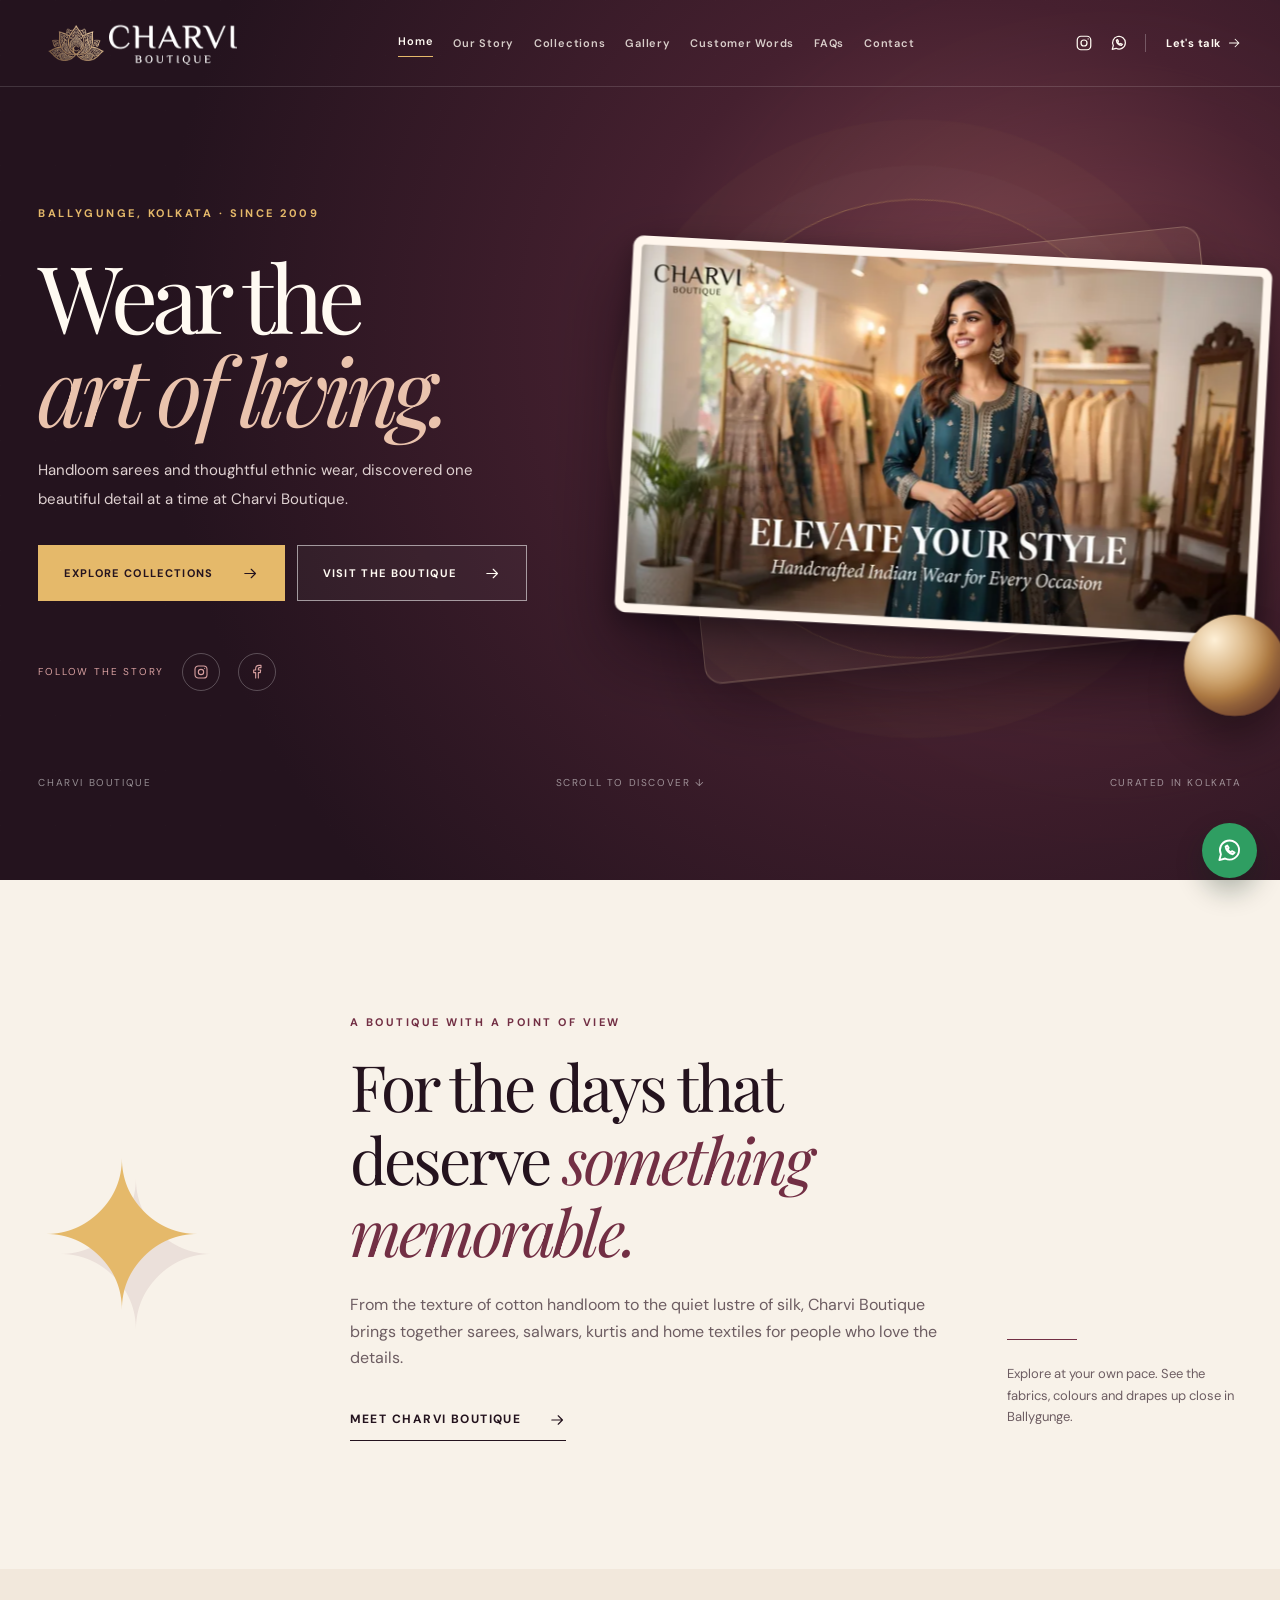
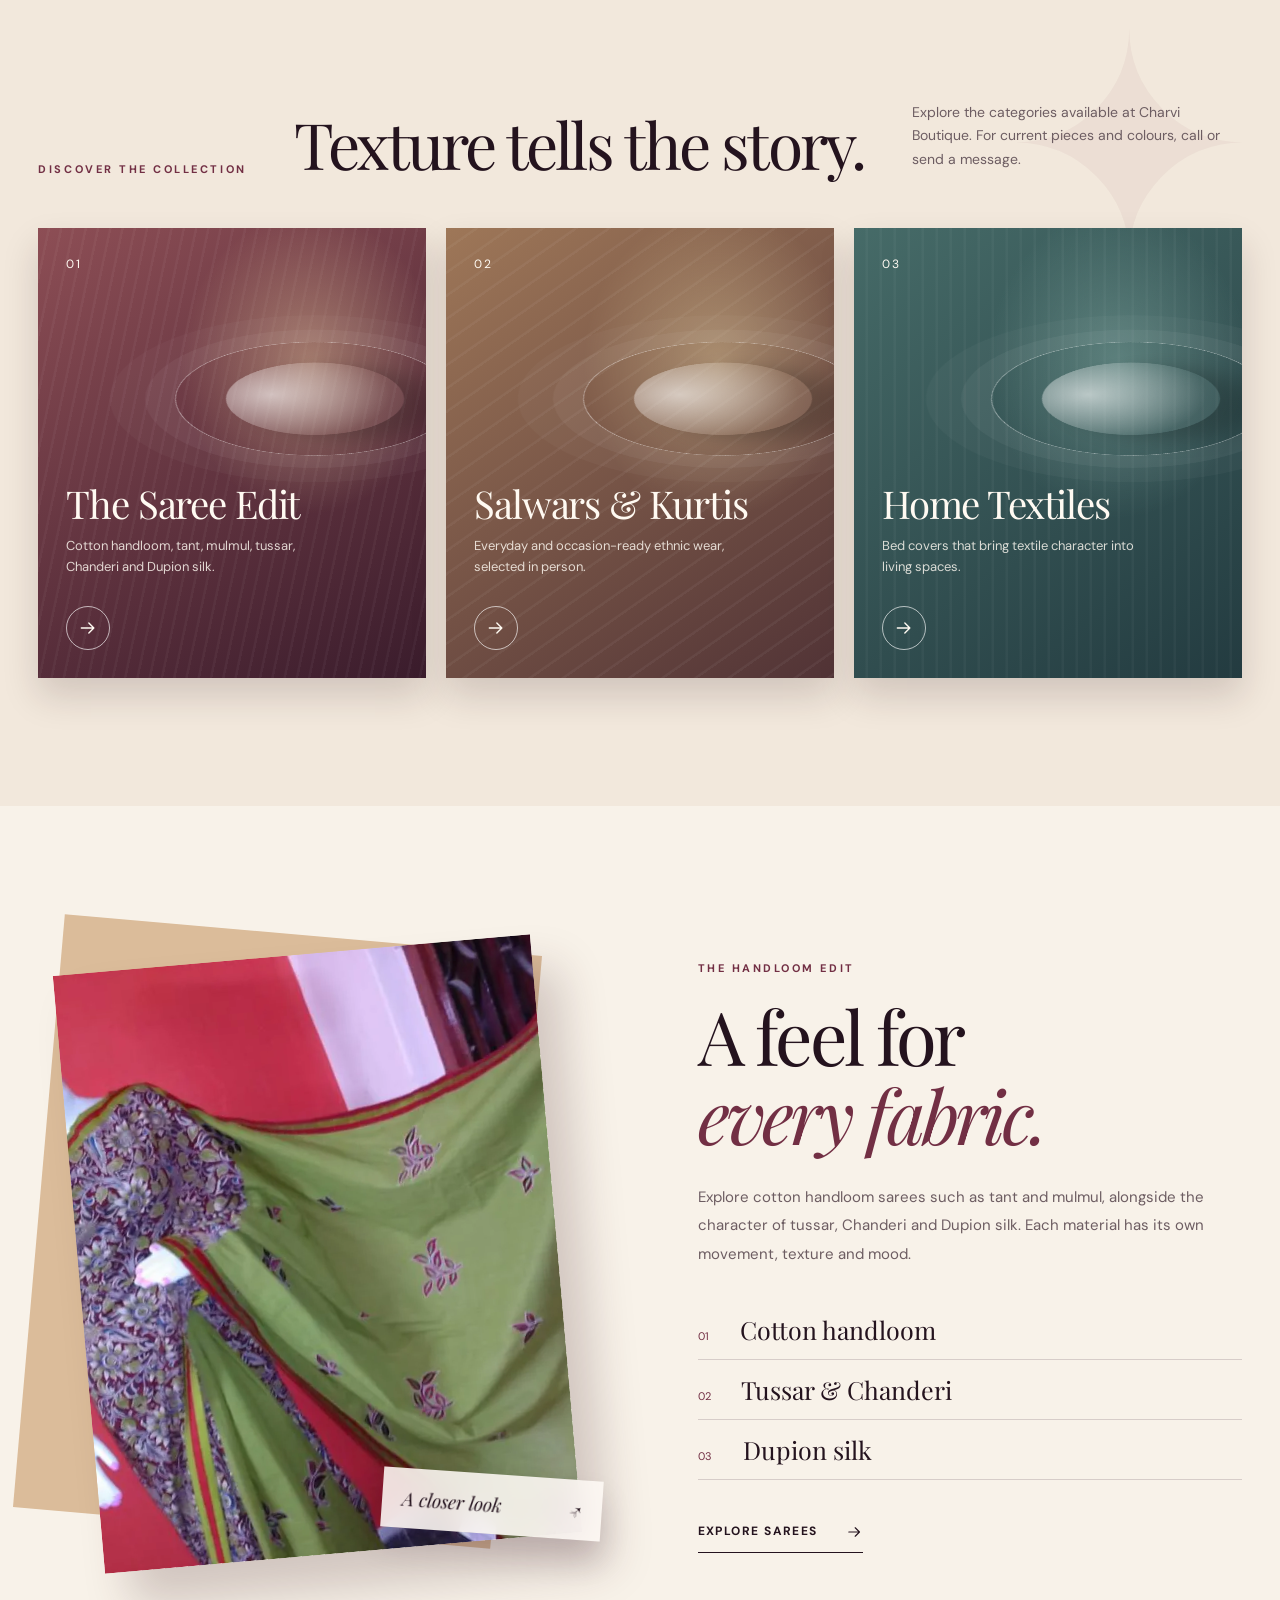
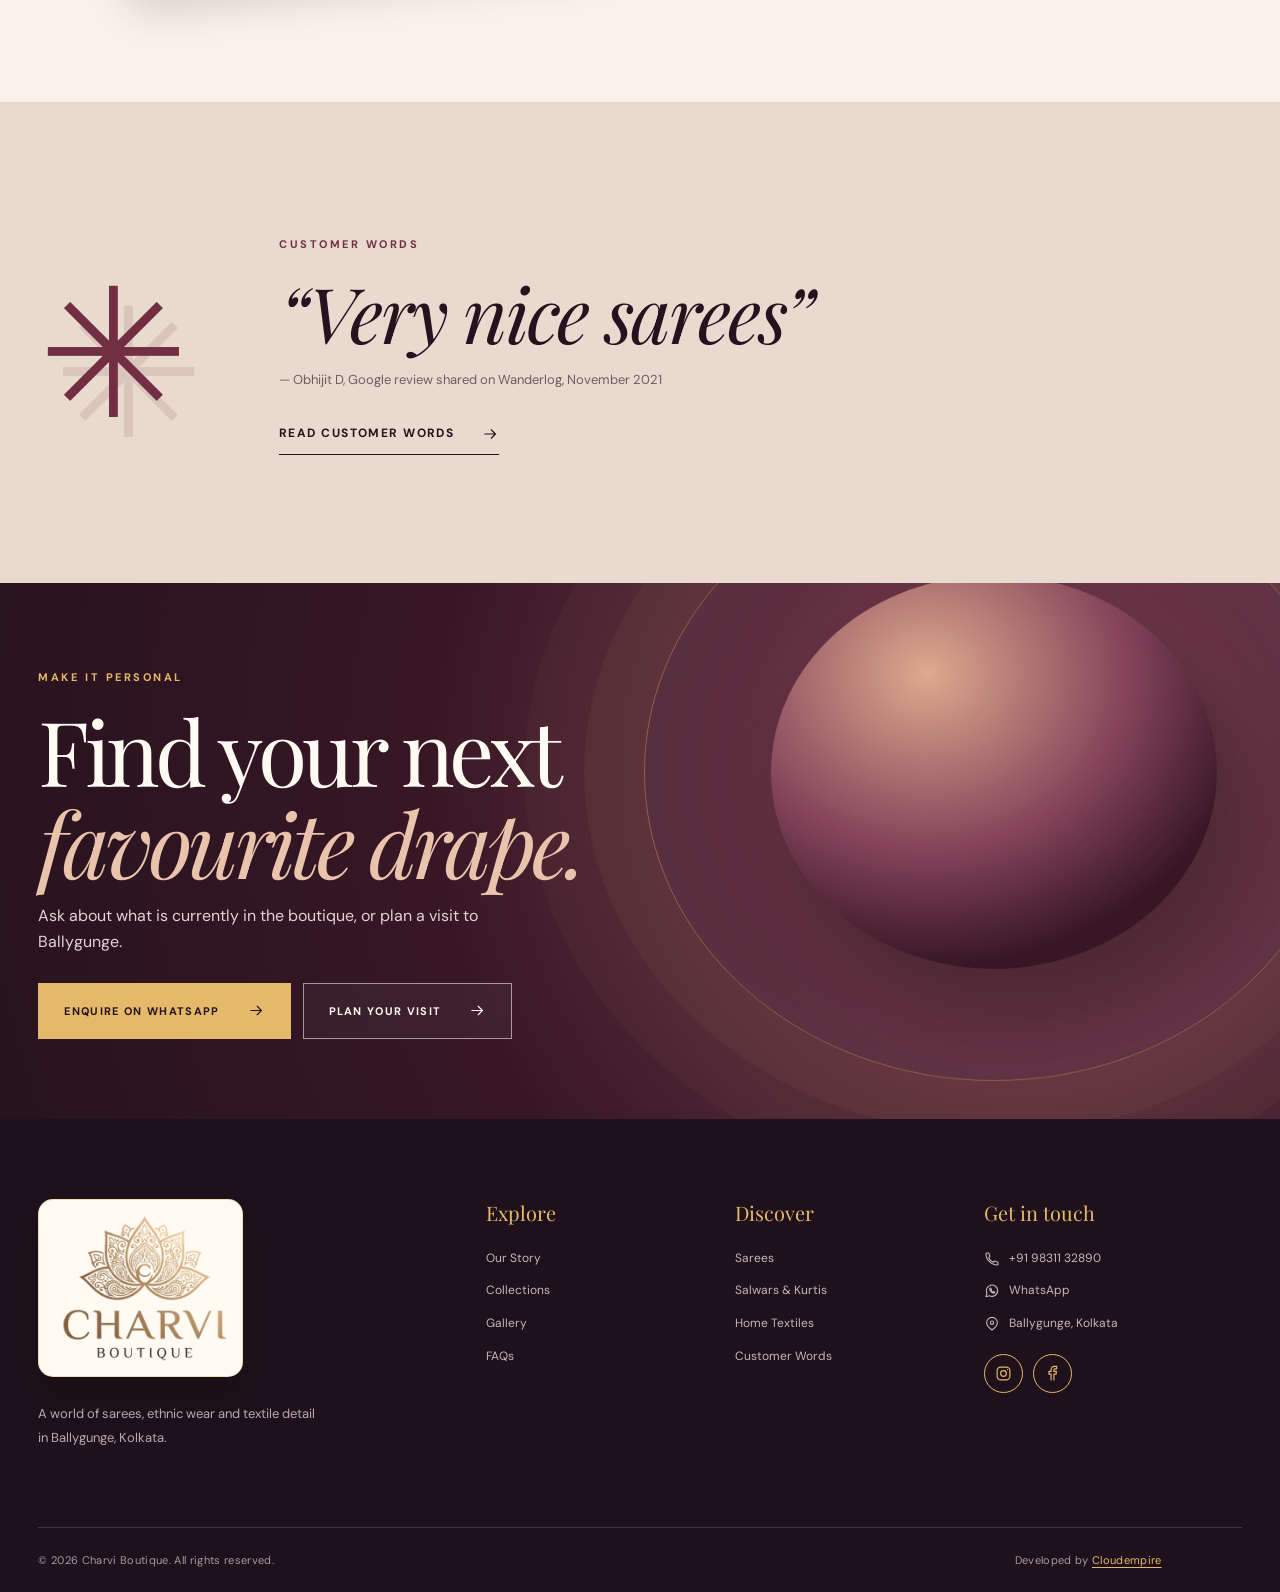
<file: index.html>
<!doctype html><html lang="en"><head><meta charset="utf-8"><meta name="viewport" content="width=device-width, initial-scale=1"><link rel="icon" href="assets/images/favicon.ico" type="image/x-icon"><link rel="icon" href="assets/images/favicon-32.png" type="image/png" sizes="32x32"><link rel="icon" href="assets/images/favicon-192.png" type="image/png" sizes="192x192"><link rel="apple-touch-icon" href="assets/images/apple-touch-icon.png" sizes="180x180"><meta name="theme-color" content="#24131e"><title>Charvi Boutique | Handloom Sarees &amp; Ethnic Wear in Ballygunge, Kolkata</title><meta name="description" content="Explore handloom sarees, salwars, kurtis and home textiles at Charvi Boutique in Ballygunge, Kolkata. Discover the boutique and get in touch."><link rel="canonical" href="https://cloudempiretech.github.io/CharviBoutique/"><meta property="og:type" content="website"><meta property="og:title" content="Charvi Boutique | Handloom Sarees &amp; Ethnic Wear in Ballygunge, Kolkata"><meta property="og:description" content="Explore handloom sarees, salwars, kurtis and home textiles at Charvi Boutique in Ballygunge, Kolkata. Discover the boutique and get in touch."><meta property="og:image" content="https://cloudempiretech.github.io/CharviBoutique/assets/images/hero-elevate.jpg"><link rel="preconnect" href="https://fonts.googleapis.com"><link rel="preconnect" href="https://fonts.gstatic.com" crossorigin><link href="https://fonts.googleapis.com/css2?family=DM+Sans:wght@400;500;600;700&family=Playfair+Display:ital,wght@0,400;0,500;0,600;1,400;1,500&display=swap" rel="stylesheet"><link rel="stylesheet" href="assets/css/style.css"><script type="application/ld+json">{"@context": "https://schema.org", "@type": "ClothingStore", "name": "Charvi Boutique", "url": "https://cloudempiretech.github.io/CharviBoutique/", "logo": "https://cloudempiretech.github.io/CharviBoutique/assets/images/charvi-logo.png", "telephone": ["+91 98311 32890", "+91 94772 25097"], "address": {"@type": "PostalAddress", "streetAddress": "4B Baman Para Lane", "addressLocality": "Kolkata", "addressRegion": "West Bengal", "postalCode": "700019", "addressCountry": "IN"}, "sameAs": ["https://www.facebook.com/Charviboutique/", "https://www.instagram.com/thecharviboutique/"]}</script><script src="assets/js/site.js" defer></script></head><body data-page="Home"><svg xmlns="http://www.w3.org/2000/svg" class="icon-sprite" aria-hidden="true"><symbol id="i-arrow" viewBox="0 0 24 24"><path d="M4 12h15m-6-6 6 6-6 6"/></symbol><symbol id="i-phone" viewBox="0 0 24 24"><path d="M7 3H4a1 1 0 0 0-1 1c0 9.4 7.6 17 17 17a1 1 0 0 0 1-1v-3l-5-2-2 2a15 15 0 0 1-7-7l2-2-2-5Z"/></symbol><symbol id="i-pin" viewBox="0 0 24 24"><path d="M20 10c0 5-8 11-8 11S4 15 4 10a8 8 0 1 1 16 0Z"/><circle cx="12" cy="10" r="2.5"/></symbol><symbol id="i-insta" viewBox="0 0 24 24"><rect x="3" y="3" width="18" height="18" rx="5"/><circle cx="12" cy="12" r="4"/><path d="M17.5 6.5h.01"/></symbol><symbol id="i-facebook" viewBox="0 0 24 24"><path d="M14 21v-8h3l.5-4H14V7c0-1 .4-1.5 1.6-1.5H18V2h-3c-3.4 0-5 1.8-5 5v2H7v4h3v8"/></symbol><symbol id="i-whatsapp" viewBox="0 0 24 24"><path d="M20.5 11.6a8.5 8.5 0 0 1-12.4 7.5L3 20.5l1.4-5.1a8.5 8.5 0 1 1 16.1-3.8Z"/><path d="M8.5 8.5c.4 3.3 3.2 6.2 6.5 6.8l1.5-1.5-2.3-1.2-1.1 1a7 7 0 0 1-2.8-2.8l1-1.1-1.3-2.2-1.5 1Z"/></symbol><symbol id="i-menu" viewBox="0 0 24 24"><path d="M3 7h18M3 12h18M3 17h18"/></symbol><symbol id="i-close" viewBox="0 0 24 24"><path d="M5 5 19 19M19 5 5 19"/></symbol><symbol id="i-plus" viewBox="0 0 24 24"><path d="M12 4v16M4 12h16"/></symbol></svg><a class="skip-link" href="#main">Skip to content</a><div class="page-transition" aria-hidden="true"></div><header class="site-header"><div class="container header-inner"><a class="brand brand-lockup" href="./" aria-label="Charvi Boutique home"><img class="brand-emblem" src="assets/images/charvi-emblem.png" alt="" width="360" height="196"><img class="brand-wordmark" src="assets/images/charvi-wordmark.png" alt="" width="560" height="192"></a><nav class="site-nav" id="site-nav" aria-label="Main navigation"><a href="./" aria-current="page">Home</a><a href="about/" >Our Story</a><a href="collections/" >Collections</a><a href="gallery/" >Gallery</a><a href="testimonials/" >Customer Words</a><a href="faq/" >FAQs</a><a href="contact/" >Contact</a></nav><div class="header-actions"><a href="https://www.instagram.com/thecharviboutique/?hl=en" aria-label="Instagram" target="_blank" rel="noopener noreferrer"><svg class="icon" aria-hidden="true"><use href="#i-insta"></use></svg></a><a href="https://wa.me/919831132890" aria-label="WhatsApp Charvi Boutique" target="_blank" rel="noopener noreferrer"><svg class="icon" aria-hidden="true"><use href="#i-whatsapp"></use></svg></a><a class="header-contact" href="contact/">Let's talk <svg class="icon" aria-hidden="true"><use href="#i-arrow"></use></svg></a><button class="menu-toggle" type="button" aria-label="Open menu" aria-expanded="false" aria-controls="site-nav"><svg class="icon" aria-hidden="true"><use href="#i-menu"></use></svg></button></div></div></header><main id="main">
<section class="home-hero hero-depth"><div class="hero-glow" aria-hidden="true"></div><div class="hero-grid container"><div class="hero-copy"><span class="eyebrow hero-reveal">Ballygunge, Kolkata · Since <span class="counter" data-count="2009">2009</span></span><h1 class="hero-reveal">Wear the<br><em>art of living.</em></h1><p class="hero-reveal">Handloom sarees and thoughtful ethnic wear, discovered one beautiful detail at a time at Charvi Boutique.</p><div class="button-row hero-reveal"><a class="btn btn-gold" href="collections/"><span>Explore collections</span><svg class="icon" aria-hidden="true"><use href="#i-arrow"></use></svg></a><a class="btn btn-outline-light" href="contact/"><span>Visit the boutique</span><svg class="icon" aria-hidden="true"><use href="#i-arrow"></use></svg></a></div><div class="hero-social hero-reveal"><span>Follow the story</span><a href="https://www.instagram.com/thecharviboutique/?hl=en" aria-label="Instagram" target="_blank" rel="noopener noreferrer"><svg class="icon" aria-hidden="true"><use href="#i-insta"></use></svg></a><a href="https://www.facebook.com/Charviboutique/" aria-label="Facebook" target="_blank" rel="noopener noreferrer"><svg class="icon" aria-hidden="true"><use href="#i-facebook"></use></svg></a></div></div><div class="hero-stage campaign-stage" data-parallax><div class="stage-ring"></div><div class="campaign-back" aria-hidden="true"></div><div class="campaign-main"><picture class="campaign-image "><source type="image/webp" srcset="assets/images/hero-elevate-640.webp 640w, assets/images/hero-elevate-1024.webp 1024w, assets/images/hero-elevate-1536.webp 1536w" sizes="(max-width: 700px) calc(100vw - 36px), (max-width: 950px) 48vw, 44vw"><img src="assets/images/hero-elevate.jpg" alt="Charvi Boutique campaign artwork showing a woman in teal Indian wear, with Elevate Your Style lettering" loading="eager" decoding="async" fetchpriority="high" width="1536" height="887"></picture></div><div class="campaign-orb" aria-hidden="true"></div></div></div><div class="hero-bottom container"><span>Charvi Boutique</span><span>Scroll to discover ↓</span><span>Curated in Kolkata</span></div></section>
<section class="intro section-pad container"><div class="intro-symbol reveal" aria-hidden="true">✦</div><div class="intro-text reveal"><span class="eyebrow">A boutique with a point of view</span><h2>For the days that deserve <em>something memorable.</em></h2><p>From the texture of cotton handloom to the quiet lustre of silk, Charvi Boutique brings together sarees, salwars, kurtis and home textiles for people who love the details.</p><a class="text-link" href="about/"><span>Meet Charvi Boutique</span><svg class="icon" aria-hidden="true"><use href="#i-arrow"></use></svg></a></div><div class="intro-aside reveal"><span class="line"></span><p>Explore at your own pace. See the fabrics, colours and drapes up close in Ballygunge.</p></div></section>
<section class="collections-section section-pad"><div class="container"><div class="section-head reveal"><span class="eyebrow">Discover the collection</span><h2>Texture tells the story.</h2><p>Explore the categories available at Charvi Boutique. For current pieces and colours, call or send a message.</p></div><div class="collection-grid"><a class="collection-card tilt reveal saree" href="collections/sarees/"><span class="card-number">01</span><span class="card-orbit" aria-hidden="true"></span><span class="card-bottom"><strong>The Saree Edit</strong><small>Cotton handloom, tant, mulmul, tussar, Chanderi and Dupion silk.</small><span class="round-arrow"><svg class="icon" aria-hidden="true"><use href="#i-arrow"></use></svg></span></span></a><a class="collection-card tilt reveal wear" href="collections/salwar-kurtis/"><span class="card-number">02</span><span class="card-orbit" aria-hidden="true"></span><span class="card-bottom"><strong>Salwars & Kurtis</strong><small>Everyday and occasion-ready ethnic wear, selected in person.</small><span class="round-arrow"><svg class="icon" aria-hidden="true"><use href="#i-arrow"></use></svg></span></span></a><a class="collection-card tilt reveal home" href="collections/home-textiles/"><span class="card-number">03</span><span class="card-orbit" aria-hidden="true"></span><span class="card-bottom"><strong>Home Textiles</strong><small>Bed covers that bring textile character into living spaces.</small><span class="round-arrow"><svg class="icon" aria-hidden="true"><use href="#i-arrow"></use></svg></span></span></a></div></div></section>
<section class="feature-section section-pad container"><div class="feature-media reveal"><div class="photo-shadow"></div><picture class="feature-photo"><source type="image/webp" srcset="assets/images/boutique-2-480.webp 480w, assets/images/boutique-2-960.webp 960w" sizes="(max-width: 700px) 90vw, 44vw"><img src="assets/images/boutique-2.jpg" alt="Green embroidered saree displayed on a mannequin at Charvi Boutique" loading="eager" decoding="async" fetchpriority="high" width="960" height="720"></picture><div class="feature-tag">A closer look <span>↗</span></div></div><div class="feature-copy reveal"><span class="eyebrow">The handloom edit</span><h2>A feel for<br><em>every fabric.</em></h2><p>Explore cotton handloom sarees such as tant and mulmul, alongside the character of tussar, Chanderi and Dupion silk. Each material has its own movement, texture and mood.</p><ul class="material-list"><li><span>01</span> Cotton handloom</li><li><span>02</span> Tussar & Chanderi</li><li><span>03</span> Dupion silk</li></ul><a class="text-link" href="collections/sarees/"><span>Explore sarees</span><svg class="icon" aria-hidden="true"><use href="#i-arrow"></use></svg></a></div></section>
<section class="quote-section section-pad"><div class="container quote-layout"><div class="quote-star reveal" aria-hidden="true">✳</div><div class="reveal"><span class="eyebrow">Customer words</span><blockquote>“Very nice sarees”</blockquote><p>— Obhijit D, Google review shared on Wanderlog, November 2021</p><a class="text-link" href="testimonials/"><span>Read customer words</span><svg class="icon" aria-hidden="true"><use href="#i-arrow"></use></svg></a></div></div></section>
<section class="contact-band"><div class="contact-band-inner reveal"><span class="eyebrow">Make it personal</span><h2>Find your next<br><em>favourite drape.</em></h2><p>Ask about what is currently in the boutique, or plan a visit to Ballygunge.</p><div class="button-row"><a class="btn btn-gold" href="https://wa.me/919831132890"><span>Enquire on WhatsApp</span><svg class="icon" aria-hidden="true"><use href="#i-arrow"></use></svg></a><a class="btn btn-outline-light" href="contact/"><span>Plan your visit</span><svg class="icon" aria-hidden="true"><use href="#i-arrow"></use></svg></a></div></div><div class="band-orb" aria-hidden="true"></div></section></main><footer class="site-footer"><div class="container footer-main"><div class="footer-brand"><a class="brand footer-logo" href="./" aria-label="Charvi Boutique home"><picture><source type="image/webp" srcset="assets/images/charvi-logo.webp"><img src="assets/images/charvi-logo.png" alt="" decoding="async" width="800" height="680"></picture></a><p>A world of sarees, ethnic wear and textile detail in Ballygunge, Kolkata.</p></div><div class="footer-links"><h3>Explore</h3><a href="about/">Our Story</a><a href="collections/">Collections</a><a href="gallery/">Gallery</a><a href="faq/">FAQs</a></div><div class="footer-links"><h3>Discover</h3><a href="collections/sarees/">Sarees</a><a href="collections/salwar-kurtis/">Salwars & Kurtis</a><a href="collections/home-textiles/">Home Textiles</a><a href="testimonials/">Customer Words</a></div><div class="footer-contact"><h3>Get in touch</h3><a href="tel:+919831132890"><svg class="icon" aria-hidden="true"><use href="#i-phone"></use></svg> +91 98311 32890</a><a href="https://wa.me/919831132890" target="_blank" rel="noopener noreferrer"><svg class="icon" aria-hidden="true"><use href="#i-whatsapp"></use></svg> WhatsApp</a><a href="https://www.google.com/maps/search/?api=1&query=Charvi+Boutique+4B+Baman+Para+Lane+Ballygunge+Kolkata" target="_blank" rel="noopener noreferrer"><svg class="icon" aria-hidden="true"><use href="#i-pin"></use></svg> Ballygunge, Kolkata</a><div class="social-row"><a href="https://www.instagram.com/thecharviboutique/?hl=en" aria-label="Instagram" target="_blank" rel="noopener noreferrer"><svg class="icon" aria-hidden="true"><use href="#i-insta"></use></svg></a><a href="https://www.facebook.com/Charviboutique/" aria-label="Facebook" target="_blank" rel="noopener noreferrer"><svg class="icon" aria-hidden="true"><use href="#i-facebook"></use></svg></a></div></div></div><div class="container footer-bottom"><span>© 2026 Charvi Boutique. All rights reserved.</span><span>Developed by <a href="https://cloudempire.tech/" target="_blank" rel="noopener noreferrer">Cloudempire</a></span></div></footer><a class="float-whatsapp" href="https://wa.me/919831132890" aria-label="Chat with Charvi Boutique on WhatsApp" target="_blank" rel="noopener noreferrer"><svg class="icon" aria-hidden="true"><use href="#i-whatsapp"></use></svg></a></body></html>
</file>
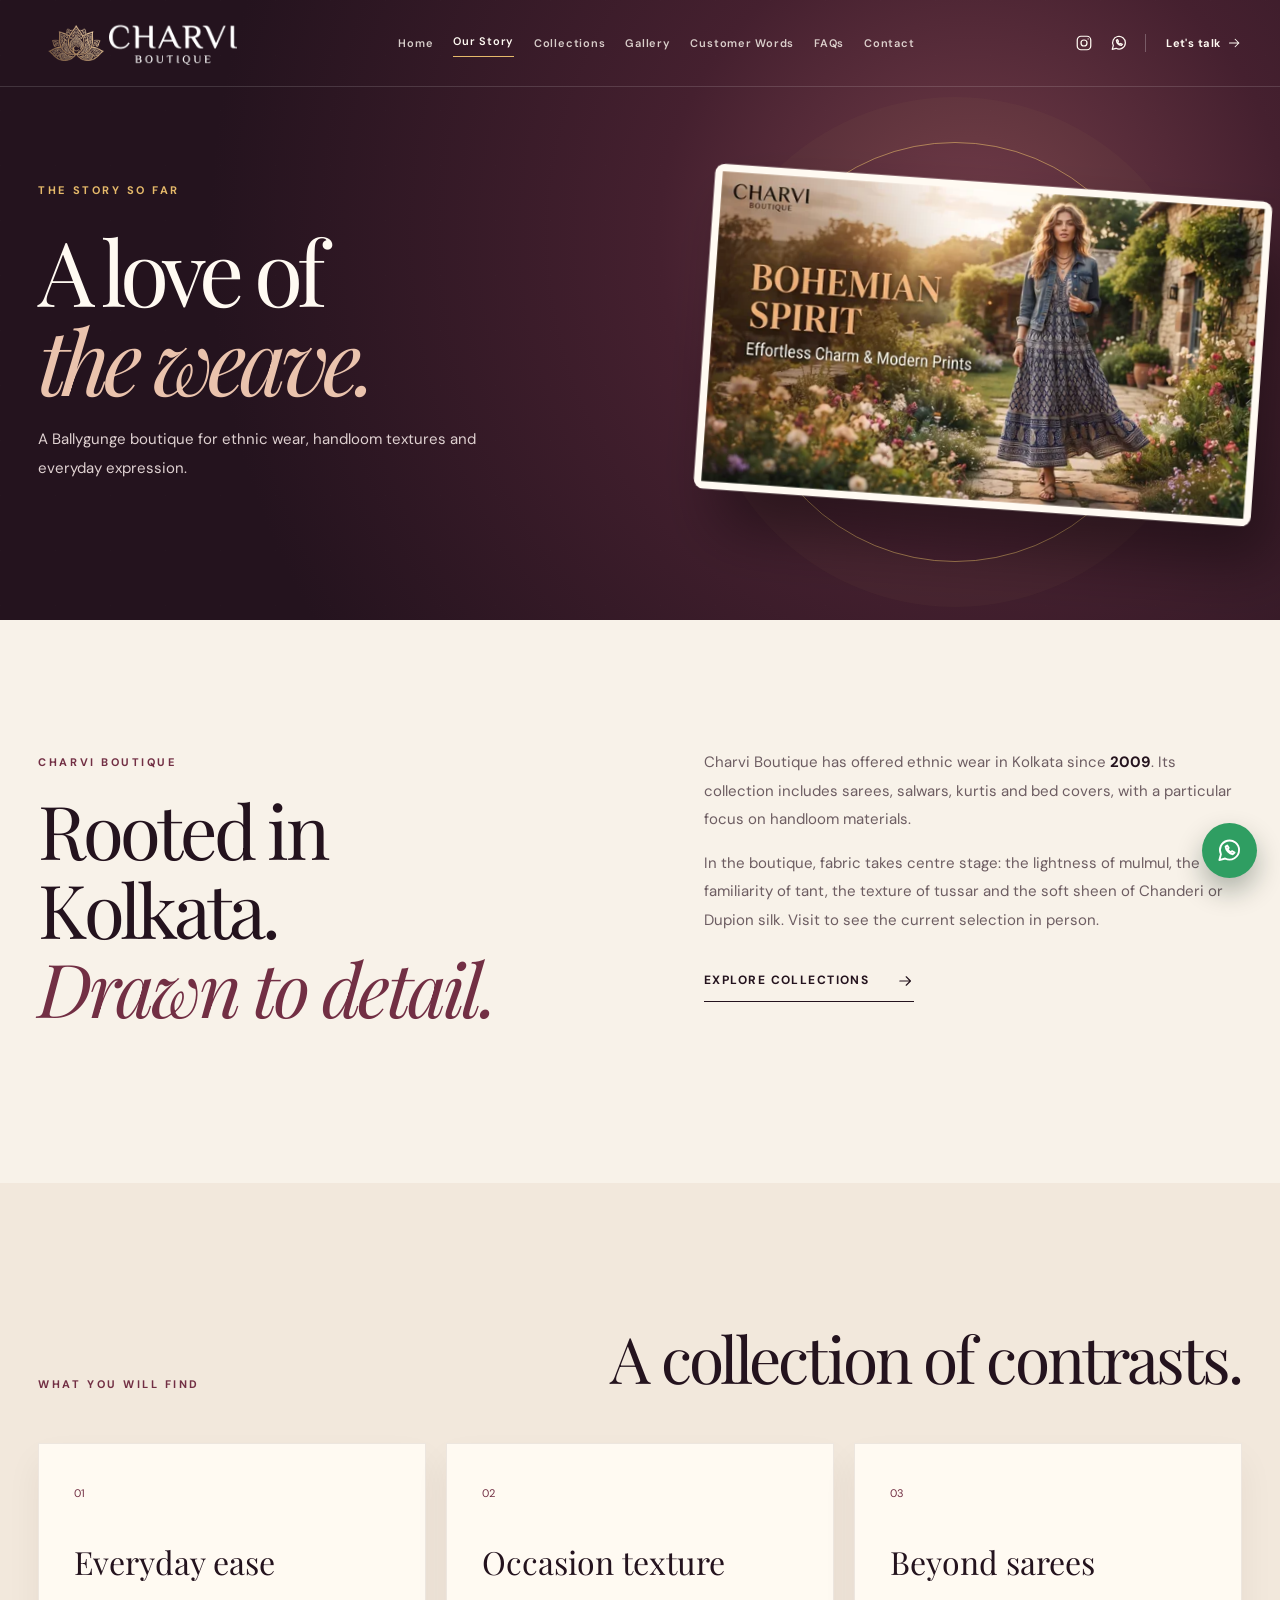
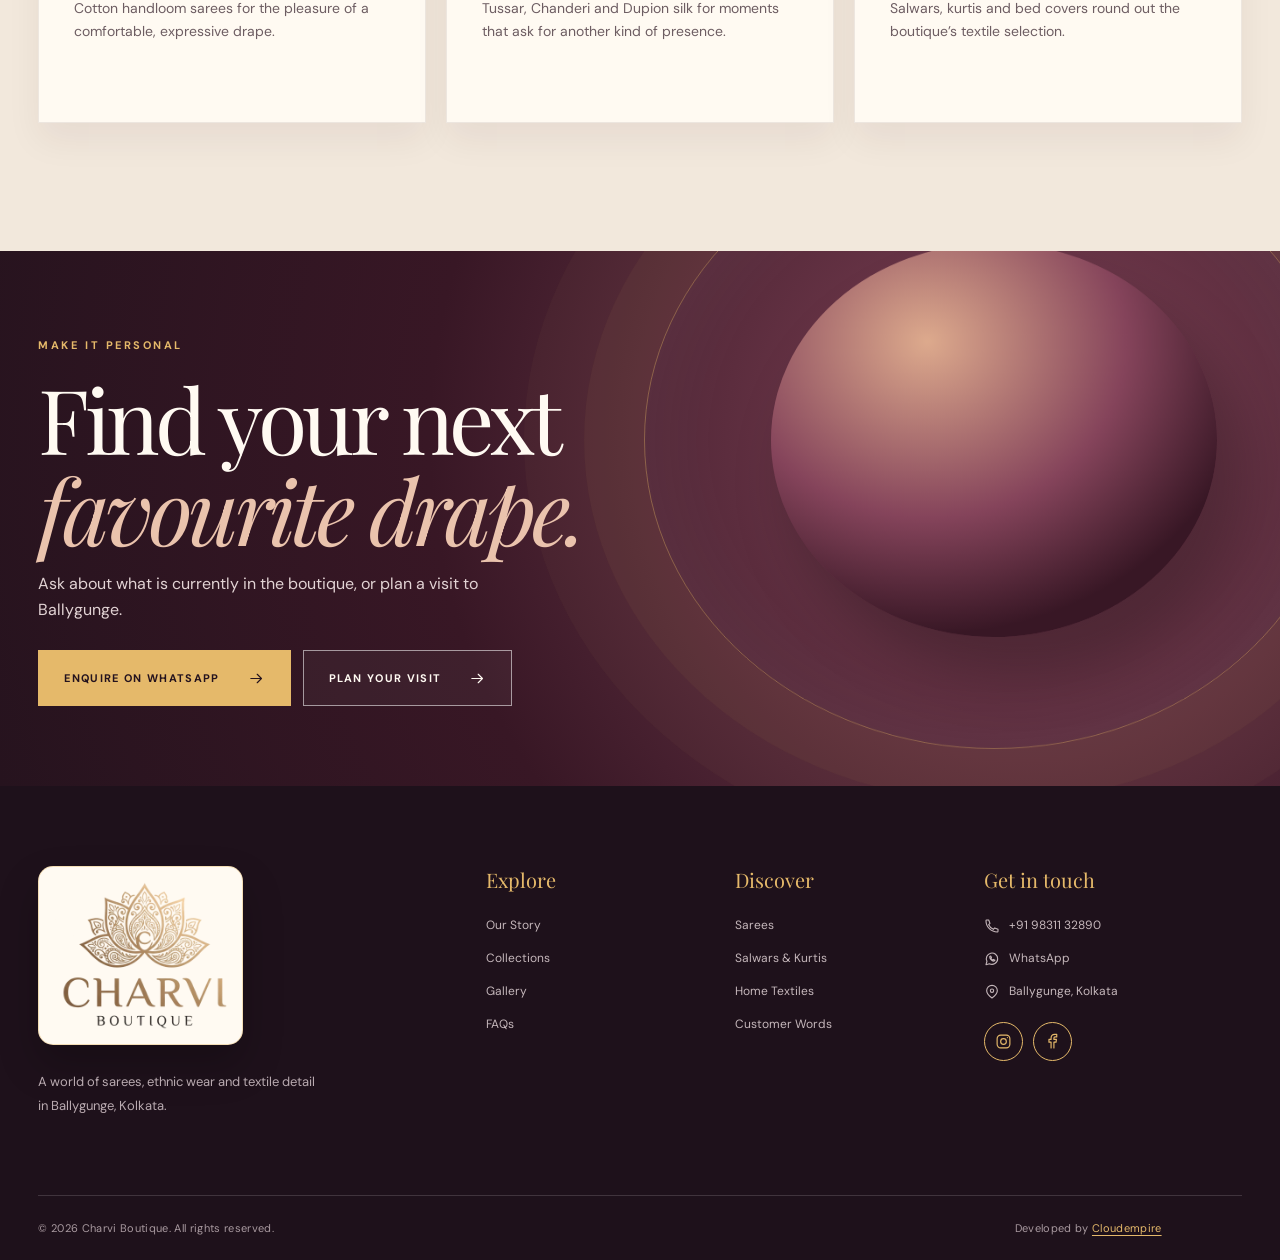
<file: about/index.html>
<!doctype html><html lang="en"><head><meta charset="utf-8"><meta name="viewport" content="width=device-width, initial-scale=1"><link rel="icon" href="../assets/images/favicon.ico" type="image/x-icon"><link rel="icon" href="../assets/images/favicon-32.png" type="image/png" sizes="32x32"><link rel="icon" href="../assets/images/favicon-192.png" type="image/png" sizes="192x192"><link rel="apple-touch-icon" href="../assets/images/apple-touch-icon.png" sizes="180x180"><meta name="theme-color" content="#24131e"><title>Our Story | Charvi Boutique, Kolkata</title><meta name="description" content="Learn about Charvi Boutique, a Ballygunge destination for handloom sarees and ethnic wear since 2009."><link rel="canonical" href="https://cloudempiretech.github.io/CharviBoutique/about/"><meta property="og:type" content="website"><meta property="og:title" content="Our Story | Charvi Boutique, Kolkata"><meta property="og:description" content="Learn about Charvi Boutique, a Ballygunge destination for handloom sarees and ethnic wear since 2009."><meta property="og:image" content="https://cloudempiretech.github.io/CharviBoutique/assets/images/hero-bohemian.jpg"><link rel="preconnect" href="https://fonts.googleapis.com"><link rel="preconnect" href="https://fonts.gstatic.com" crossorigin><link href="https://fonts.googleapis.com/css2?family=DM+Sans:wght@400;500;600;700&family=Playfair+Display:ital,wght@0,400;0,500;0,600;1,400;1,500&display=swap" rel="stylesheet"><link rel="stylesheet" href="../assets/css/style.css"><script type="application/ld+json">{"@context": "https://schema.org", "@type": "ClothingStore", "name": "Charvi Boutique", "url": "https://cloudempiretech.github.io/CharviBoutique/", "logo": "https://cloudempiretech.github.io/CharviBoutique/assets/images/charvi-logo.png", "telephone": ["+91 98311 32890", "+91 94772 25097"], "address": {"@type": "PostalAddress", "streetAddress": "4B Baman Para Lane", "addressLocality": "Kolkata", "addressRegion": "West Bengal", "postalCode": "700019", "addressCountry": "IN"}, "sameAs": ["https://www.facebook.com/Charviboutique/", "https://www.instagram.com/thecharviboutique/"]}</script><script src="../assets/js/site.js" defer></script></head><body data-page="Our Story"><svg xmlns="http://www.w3.org/2000/svg" class="icon-sprite" aria-hidden="true"><symbol id="i-arrow" viewBox="0 0 24 24"><path d="M4 12h15m-6-6 6 6-6 6"/></symbol><symbol id="i-phone" viewBox="0 0 24 24"><path d="M7 3H4a1 1 0 0 0-1 1c0 9.4 7.6 17 17 17a1 1 0 0 0 1-1v-3l-5-2-2 2a15 15 0 0 1-7-7l2-2-2-5Z"/></symbol><symbol id="i-pin" viewBox="0 0 24 24"><path d="M20 10c0 5-8 11-8 11S4 15 4 10a8 8 0 1 1 16 0Z"/><circle cx="12" cy="10" r="2.5"/></symbol><symbol id="i-insta" viewBox="0 0 24 24"><rect x="3" y="3" width="18" height="18" rx="5"/><circle cx="12" cy="12" r="4"/><path d="M17.5 6.5h.01"/></symbol><symbol id="i-facebook" viewBox="0 0 24 24"><path d="M14 21v-8h3l.5-4H14V7c0-1 .4-1.5 1.6-1.5H18V2h-3c-3.4 0-5 1.8-5 5v2H7v4h3v8"/></symbol><symbol id="i-whatsapp" viewBox="0 0 24 24"><path d="M20.5 11.6a8.5 8.5 0 0 1-12.4 7.5L3 20.5l1.4-5.1a8.5 8.5 0 1 1 16.1-3.8Z"/><path d="M8.5 8.5c.4 3.3 3.2 6.2 6.5 6.8l1.5-1.5-2.3-1.2-1.1 1a7 7 0 0 1-2.8-2.8l1-1.1-1.3-2.2-1.5 1Z"/></symbol><symbol id="i-menu" viewBox="0 0 24 24"><path d="M3 7h18M3 12h18M3 17h18"/></symbol><symbol id="i-close" viewBox="0 0 24 24"><path d="M5 5 19 19M19 5 5 19"/></symbol><symbol id="i-plus" viewBox="0 0 24 24"><path d="M12 4v16M4 12h16"/></symbol></svg><a class="skip-link" href="#main">Skip to content</a><div class="page-transition" aria-hidden="true"></div><header class="site-header"><div class="container header-inner"><a class="brand brand-lockup" href="../" aria-label="Charvi Boutique home"><img class="brand-emblem" src="../assets/images/charvi-emblem.png" alt="" width="360" height="196"><img class="brand-wordmark" src="../assets/images/charvi-wordmark.png" alt="" width="560" height="192"></a><nav class="site-nav" id="site-nav" aria-label="Main navigation"><a href="../" >Home</a><a href="../about/" aria-current="page">Our Story</a><a href="../collections/" >Collections</a><a href="../gallery/" >Gallery</a><a href="../testimonials/" >Customer Words</a><a href="../faq/" >FAQs</a><a href="../contact/" >Contact</a></nav><div class="header-actions"><a href="https://www.instagram.com/thecharviboutique/?hl=en" aria-label="Instagram" target="_blank" rel="noopener noreferrer"><svg class="icon" aria-hidden="true"><use href="#i-insta"></use></svg></a><a href="https://wa.me/919831132890" aria-label="WhatsApp Charvi Boutique" target="_blank" rel="noopener noreferrer"><svg class="icon" aria-hidden="true"><use href="#i-whatsapp"></use></svg></a><a class="header-contact" href="../contact/">Let's talk <svg class="icon" aria-hidden="true"><use href="#i-arrow"></use></svg></a><button class="menu-toggle" type="button" aria-label="Open menu" aria-expanded="false" aria-controls="site-nav"><svg class="icon" aria-hidden="true"><use href="#i-menu"></use></svg></button></div></div></header><main id="main"><section class="page-hero about-hero"><div class="container page-hero-grid"><div class="page-hero-copy"><span class="eyebrow hero-reveal">The story so far</span><h1 class="hero-reveal">A love of<br><em>the weave.</em></h1><p class="hero-reveal">A Ballygunge boutique for ethnic wear, handloom textures and everyday expression.</p></div><div class="page-hero-art campaign-art"><picture class="campaign-image page-art-photo"><source type="image/webp" srcset="../assets/images/hero-bohemian-640.webp 640w, ../assets/images/hero-bohemian-1024.webp 1024w, ../assets/images/hero-bohemian-1536.webp 1536w" sizes="(max-width: 700px) calc(100vw - 36px), (max-width: 950px) 48vw, 44vw"><img src="../assets/images/hero-bohemian.jpg" alt="Charvi Boutique campaign artwork showing a woman in a blue printed dress in a garden, with Bohemian Spirit lettering" loading="eager" decoding="async" fetchpriority="high" width="1536" height="879"></picture><span class="art-circle"></span></div></div></section><section class="section-pad container split-story"><div class="reveal"><span class="eyebrow">Charvi Boutique</span><h2>Rooted in Kolkata.<br><em>Drawn to detail.</em></h2></div><div class="story-prose reveal"><p>Charvi Boutique has offered ethnic wear in Kolkata since <strong>2009</strong>. Its collection includes sarees, salwars, kurtis and bed covers, with a particular focus on handloom materials.</p><p>In the boutique, fabric takes centre stage: the lightness of mulmul, the familiarity of tant, the texture of tussar and the soft sheen of Chanderi or Dupion silk. Visit to see the current selection in person.</p><a class="text-link" href="../collections/"><span>Explore collections</span><svg class="icon" aria-hidden="true"><use href="#i-arrow"></use></svg></a></div></section><section class="values-section section-pad"><div class="container"><div class="section-head reveal"><span class="eyebrow">What you will find</span><h2>A collection of contrasts.</h2></div><div class="value-grid"><article class="value-card tilt reveal"><span>01</span><h3>Everyday ease</h3><p>Cotton handloom sarees for the pleasure of a comfortable, expressive drape.</p></article><article class="value-card tilt reveal"><span>02</span><h3>Occasion texture</h3><p>Tussar, Chanderi and Dupion silk for moments that ask for another kind of presence.</p></article><article class="value-card tilt reveal"><span>03</span><h3>Beyond sarees</h3><p>Salwars, kurtis and bed covers round out the boutique’s textile selection.</p></article></div></div></section><section class="contact-band"><div class="contact-band-inner reveal"><span class="eyebrow">Make it personal</span><h2>Find your next<br><em>favourite drape.</em></h2><p>Ask about what is currently in the boutique, or plan a visit to Ballygunge.</p><div class="button-row"><a class="btn btn-gold" href="https://wa.me/919831132890"><span>Enquire on WhatsApp</span><svg class="icon" aria-hidden="true"><use href="#i-arrow"></use></svg></a><a class="btn btn-outline-light" href="../contact/"><span>Plan your visit</span><svg class="icon" aria-hidden="true"><use href="#i-arrow"></use></svg></a></div></div><div class="band-orb" aria-hidden="true"></div></section></main><footer class="site-footer"><div class="container footer-main"><div class="footer-brand"><a class="brand footer-logo" href="../" aria-label="Charvi Boutique home"><picture><source type="image/webp" srcset="../assets/images/charvi-logo.webp"><img src="../assets/images/charvi-logo.png" alt="" decoding="async" width="800" height="680"></picture></a><p>A world of sarees, ethnic wear and textile detail in Ballygunge, Kolkata.</p></div><div class="footer-links"><h3>Explore</h3><a href="../about/">Our Story</a><a href="../collections/">Collections</a><a href="../gallery/">Gallery</a><a href="../faq/">FAQs</a></div><div class="footer-links"><h3>Discover</h3><a href="../collections/sarees/">Sarees</a><a href="../collections/salwar-kurtis/">Salwars & Kurtis</a><a href="../collections/home-textiles/">Home Textiles</a><a href="../testimonials/">Customer Words</a></div><div class="footer-contact"><h3>Get in touch</h3><a href="tel:+919831132890"><svg class="icon" aria-hidden="true"><use href="#i-phone"></use></svg> +91 98311 32890</a><a href="https://wa.me/919831132890" target="_blank" rel="noopener noreferrer"><svg class="icon" aria-hidden="true"><use href="#i-whatsapp"></use></svg> WhatsApp</a><a href="https://www.google.com/maps/search/?api=1&query=Charvi+Boutique+4B+Baman+Para+Lane+Ballygunge+Kolkata" target="_blank" rel="noopener noreferrer"><svg class="icon" aria-hidden="true"><use href="#i-pin"></use></svg> Ballygunge, Kolkata</a><div class="social-row"><a href="https://www.instagram.com/thecharviboutique/?hl=en" aria-label="Instagram" target="_blank" rel="noopener noreferrer"><svg class="icon" aria-hidden="true"><use href="#i-insta"></use></svg></a><a href="https://www.facebook.com/Charviboutique/" aria-label="Facebook" target="_blank" rel="noopener noreferrer"><svg class="icon" aria-hidden="true"><use href="#i-facebook"></use></svg></a></div></div></div><div class="container footer-bottom"><span>© 2026 Charvi Boutique. All rights reserved.</span><span>Developed by <a href="https://cloudempire.tech/" target="_blank" rel="noopener noreferrer">Cloudempire</a></span></div></footer><a class="float-whatsapp" href="https://wa.me/919831132890" aria-label="Chat with Charvi Boutique on WhatsApp" target="_blank" rel="noopener noreferrer"><svg class="icon" aria-hidden="true"><use href="#i-whatsapp"></use></svg></a></body></html>
</file>
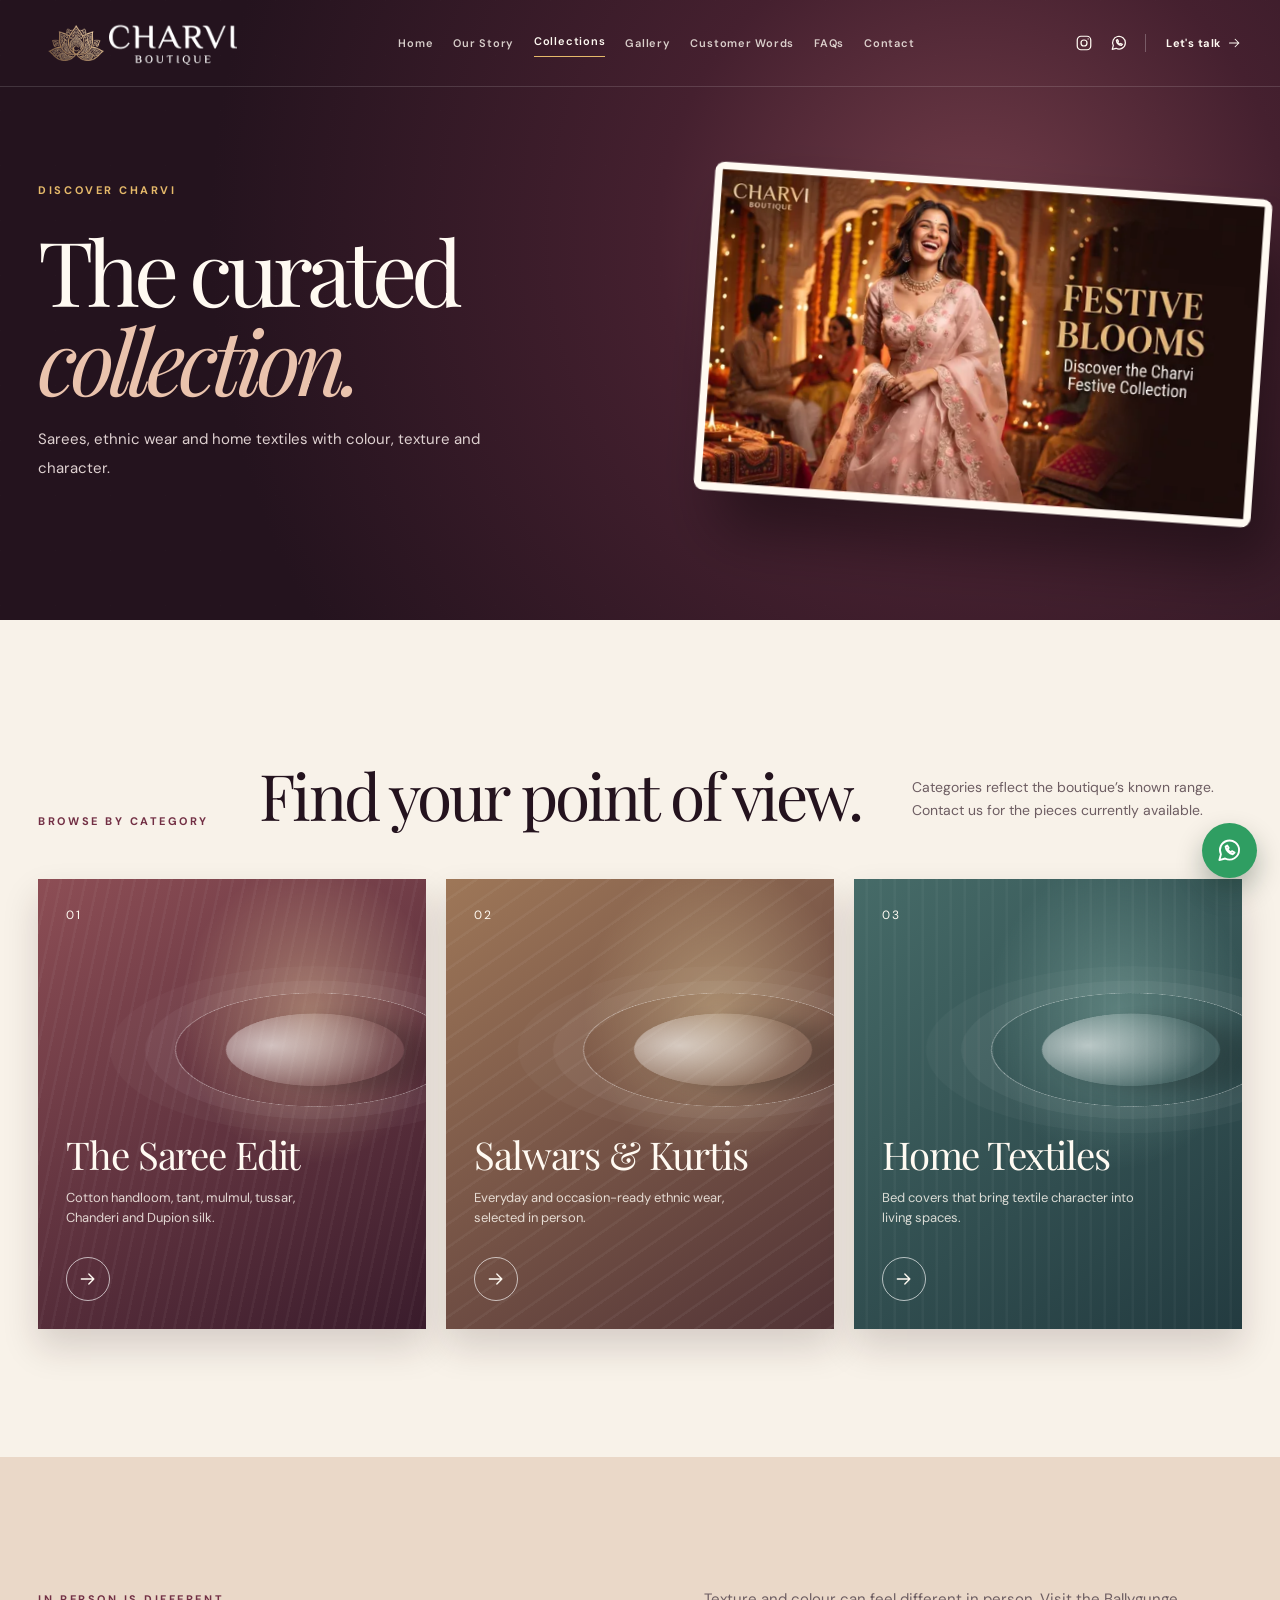
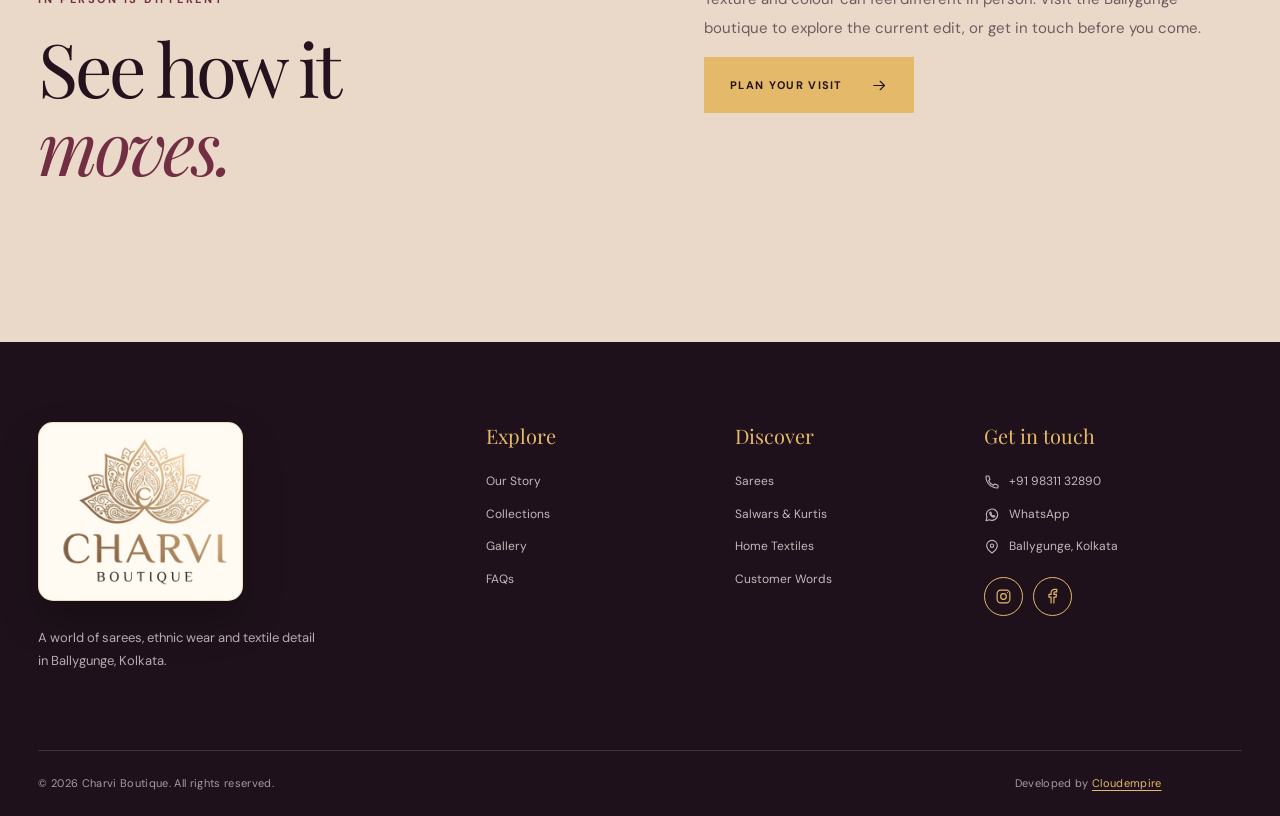
<file: collections/index.html>
<!doctype html><html lang="en"><head><meta charset="utf-8"><meta name="viewport" content="width=device-width, initial-scale=1"><link rel="icon" href="../assets/images/favicon.ico" type="image/x-icon"><link rel="icon" href="../assets/images/favicon-32.png" type="image/png" sizes="32x32"><link rel="icon" href="../assets/images/favicon-192.png" type="image/png" sizes="192x192"><link rel="apple-touch-icon" href="../assets/images/apple-touch-icon.png" sizes="180x180"><meta name="theme-color" content="#24131e"><title>Collections | Sarees, Ethnic Wear &amp; Home Textiles | Charvi Boutique</title><meta name="description" content="Browse the types of handloom sarees, salwars, kurtis and home textiles offered at Charvi Boutique in Ballygunge."><link rel="canonical" href="https://cloudempiretech.github.io/CharviBoutique/collections/"><meta property="og:type" content="website"><meta property="og:title" content="Collections | Sarees, Ethnic Wear &amp; Home Textiles | Charvi Boutique"><meta property="og:description" content="Browse the types of handloom sarees, salwars, kurtis and home textiles offered at Charvi Boutique in Ballygunge."><meta property="og:image" content="https://cloudempiretech.github.io/CharviBoutique/assets/images/hero-festive.jpg"><link rel="preconnect" href="https://fonts.googleapis.com"><link rel="preconnect" href="https://fonts.gstatic.com" crossorigin><link href="https://fonts.googleapis.com/css2?family=DM+Sans:wght@400;500;600;700&family=Playfair+Display:ital,wght@0,400;0,500;0,600;1,400;1,500&display=swap" rel="stylesheet"><link rel="stylesheet" href="../assets/css/style.css"><script type="application/ld+json">{"@context": "https://schema.org", "@type": "ClothingStore", "name": "Charvi Boutique", "url": "https://cloudempiretech.github.io/CharviBoutique/", "logo": "https://cloudempiretech.github.io/CharviBoutique/assets/images/charvi-logo.png", "telephone": ["+91 98311 32890", "+91 94772 25097"], "address": {"@type": "PostalAddress", "streetAddress": "4B Baman Para Lane", "addressLocality": "Kolkata", "addressRegion": "West Bengal", "postalCode": "700019", "addressCountry": "IN"}, "sameAs": ["https://www.facebook.com/Charviboutique/", "https://www.instagram.com/thecharviboutique/"]}</script><script src="../assets/js/site.js" defer></script></head><body data-page="Collections"><svg xmlns="http://www.w3.org/2000/svg" class="icon-sprite" aria-hidden="true"><symbol id="i-arrow" viewBox="0 0 24 24"><path d="M4 12h15m-6-6 6 6-6 6"/></symbol><symbol id="i-phone" viewBox="0 0 24 24"><path d="M7 3H4a1 1 0 0 0-1 1c0 9.4 7.6 17 17 17a1 1 0 0 0 1-1v-3l-5-2-2 2a15 15 0 0 1-7-7l2-2-2-5Z"/></symbol><symbol id="i-pin" viewBox="0 0 24 24"><path d="M20 10c0 5-8 11-8 11S4 15 4 10a8 8 0 1 1 16 0Z"/><circle cx="12" cy="10" r="2.5"/></symbol><symbol id="i-insta" viewBox="0 0 24 24"><rect x="3" y="3" width="18" height="18" rx="5"/><circle cx="12" cy="12" r="4"/><path d="M17.5 6.5h.01"/></symbol><symbol id="i-facebook" viewBox="0 0 24 24"><path d="M14 21v-8h3l.5-4H14V7c0-1 .4-1.5 1.6-1.5H18V2h-3c-3.4 0-5 1.8-5 5v2H7v4h3v8"/></symbol><symbol id="i-whatsapp" viewBox="0 0 24 24"><path d="M20.5 11.6a8.5 8.5 0 0 1-12.4 7.5L3 20.5l1.4-5.1a8.5 8.5 0 1 1 16.1-3.8Z"/><path d="M8.5 8.5c.4 3.3 3.2 6.2 6.5 6.8l1.5-1.5-2.3-1.2-1.1 1a7 7 0 0 1-2.8-2.8l1-1.1-1.3-2.2-1.5 1Z"/></symbol><symbol id="i-menu" viewBox="0 0 24 24"><path d="M3 7h18M3 12h18M3 17h18"/></symbol><symbol id="i-close" viewBox="0 0 24 24"><path d="M5 5 19 19M19 5 5 19"/></symbol><symbol id="i-plus" viewBox="0 0 24 24"><path d="M12 4v16M4 12h16"/></symbol></svg><a class="skip-link" href="#main">Skip to content</a><div class="page-transition" aria-hidden="true"></div><header class="site-header"><div class="container header-inner"><a class="brand brand-lockup" href="../" aria-label="Charvi Boutique home"><img class="brand-emblem" src="../assets/images/charvi-emblem.png" alt="" width="360" height="196"><img class="brand-wordmark" src="../assets/images/charvi-wordmark.png" alt="" width="560" height="192"></a><nav class="site-nav" id="site-nav" aria-label="Main navigation"><a href="../" >Home</a><a href="../about/" >Our Story</a><a href="../collections/" aria-current="page">Collections</a><a href="../gallery/" >Gallery</a><a href="../testimonials/" >Customer Words</a><a href="../faq/" >FAQs</a><a href="../contact/" >Contact</a></nav><div class="header-actions"><a href="https://www.instagram.com/thecharviboutique/?hl=en" aria-label="Instagram" target="_blank" rel="noopener noreferrer"><svg class="icon" aria-hidden="true"><use href="#i-insta"></use></svg></a><a href="https://wa.me/919831132890" aria-label="WhatsApp Charvi Boutique" target="_blank" rel="noopener noreferrer"><svg class="icon" aria-hidden="true"><use href="#i-whatsapp"></use></svg></a><a class="header-contact" href="../contact/">Let's talk <svg class="icon" aria-hidden="true"><use href="#i-arrow"></use></svg></a><button class="menu-toggle" type="button" aria-label="Open menu" aria-expanded="false" aria-controls="site-nav"><svg class="icon" aria-hidden="true"><use href="#i-menu"></use></svg></button></div></div></header><main id="main"><section class="page-hero collection-hero"><div class="container page-hero-grid"><div class="page-hero-copy"><span class="eyebrow hero-reveal">Discover Charvi</span><h1 class="hero-reveal">The curated<br><em>collection.</em></h1><p class="hero-reveal">Sarees, ethnic wear and home textiles with colour, texture and character.</p></div><div class="page-hero-art campaign-art"><picture class="campaign-image page-art-photo"><source type="image/webp" srcset="../assets/images/hero-festive-640.webp 640w, ../assets/images/hero-festive-1024.webp 1024w, ../assets/images/hero-festive-1536.webp 1536w" sizes="(max-width: 700px) calc(100vw - 36px), (max-width: 950px) 48vw, 44vw"><img src="../assets/images/hero-festive.jpg" alt="Charvi Boutique festive campaign artwork showing a woman in a pink saree, with Festive Blooms lettering" loading="eager" decoding="async" fetchpriority="high" width="1536" height="887"></picture></div></div></section><section class="section-pad container"><div class="section-head reveal"><span class="eyebrow">Browse by category</span><h2>Find your point of view.</h2><p>Categories reflect the boutique’s known range. Contact us for the pieces currently available.</p></div><div class="collection-grid"><a class="collection-card tilt reveal saree" href="../collections/sarees/"><span class="card-number">01</span><span class="card-orbit" aria-hidden="true"></span><span class="card-bottom"><strong>The Saree Edit</strong><small>Cotton handloom, tant, mulmul, tussar, Chanderi and Dupion silk.</small><span class="round-arrow"><svg class="icon" aria-hidden="true"><use href="#i-arrow"></use></svg></span></span></a><a class="collection-card tilt reveal wear" href="../collections/salwar-kurtis/"><span class="card-number">02</span><span class="card-orbit" aria-hidden="true"></span><span class="card-bottom"><strong>Salwars & Kurtis</strong><small>Everyday and occasion-ready ethnic wear, selected in person.</small><span class="round-arrow"><svg class="icon" aria-hidden="true"><use href="#i-arrow"></use></svg></span></span></a><a class="collection-card tilt reveal home" href="../collections/home-textiles/"><span class="card-number">03</span><span class="card-orbit" aria-hidden="true"></span><span class="card-bottom"><strong>Home Textiles</strong><small>Bed covers that bring textile character into living spaces.</small><span class="round-arrow"><svg class="icon" aria-hidden="true"><use href="#i-arrow"></use></svg></span></span></a></div></section><section class="section-pad collection-note"><div class="container split-story"><div class="reveal"><span class="eyebrow">In person is different</span><h2>See how it<br><em>moves.</em></h2></div><div class="story-prose reveal"><p>Texture and colour can feel different in person. Visit the Ballygunge boutique to explore the current edit, or get in touch before you come.</p><a class="btn btn-gold" href="../contact/"><span>Plan your visit</span><svg class="icon" aria-hidden="true"><use href="#i-arrow"></use></svg></a></div></div></section></main><footer class="site-footer"><div class="container footer-main"><div class="footer-brand"><a class="brand footer-logo" href="../" aria-label="Charvi Boutique home"><picture><source type="image/webp" srcset="../assets/images/charvi-logo.webp"><img src="../assets/images/charvi-logo.png" alt="" decoding="async" width="800" height="680"></picture></a><p>A world of sarees, ethnic wear and textile detail in Ballygunge, Kolkata.</p></div><div class="footer-links"><h3>Explore</h3><a href="../about/">Our Story</a><a href="../collections/">Collections</a><a href="../gallery/">Gallery</a><a href="../faq/">FAQs</a></div><div class="footer-links"><h3>Discover</h3><a href="../collections/sarees/">Sarees</a><a href="../collections/salwar-kurtis/">Salwars & Kurtis</a><a href="../collections/home-textiles/">Home Textiles</a><a href="../testimonials/">Customer Words</a></div><div class="footer-contact"><h3>Get in touch</h3><a href="tel:+919831132890"><svg class="icon" aria-hidden="true"><use href="#i-phone"></use></svg> +91 98311 32890</a><a href="https://wa.me/919831132890" target="_blank" rel="noopener noreferrer"><svg class="icon" aria-hidden="true"><use href="#i-whatsapp"></use></svg> WhatsApp</a><a href="https://www.google.com/maps/search/?api=1&query=Charvi+Boutique+4B+Baman+Para+Lane+Ballygunge+Kolkata" target="_blank" rel="noopener noreferrer"><svg class="icon" aria-hidden="true"><use href="#i-pin"></use></svg> Ballygunge, Kolkata</a><div class="social-row"><a href="https://www.instagram.com/thecharviboutique/?hl=en" aria-label="Instagram" target="_blank" rel="noopener noreferrer"><svg class="icon" aria-hidden="true"><use href="#i-insta"></use></svg></a><a href="https://www.facebook.com/Charviboutique/" aria-label="Facebook" target="_blank" rel="noopener noreferrer"><svg class="icon" aria-hidden="true"><use href="#i-facebook"></use></svg></a></div></div></div><div class="container footer-bottom"><span>© 2026 Charvi Boutique. All rights reserved.</span><span>Developed by <a href="https://cloudempire.tech/" target="_blank" rel="noopener noreferrer">Cloudempire</a></span></div></footer><a class="float-whatsapp" href="https://wa.me/919831132890" aria-label="Chat with Charvi Boutique on WhatsApp" target="_blank" rel="noopener noreferrer"><svg class="icon" aria-hidden="true"><use href="#i-whatsapp"></use></svg></a></body></html>
</file>
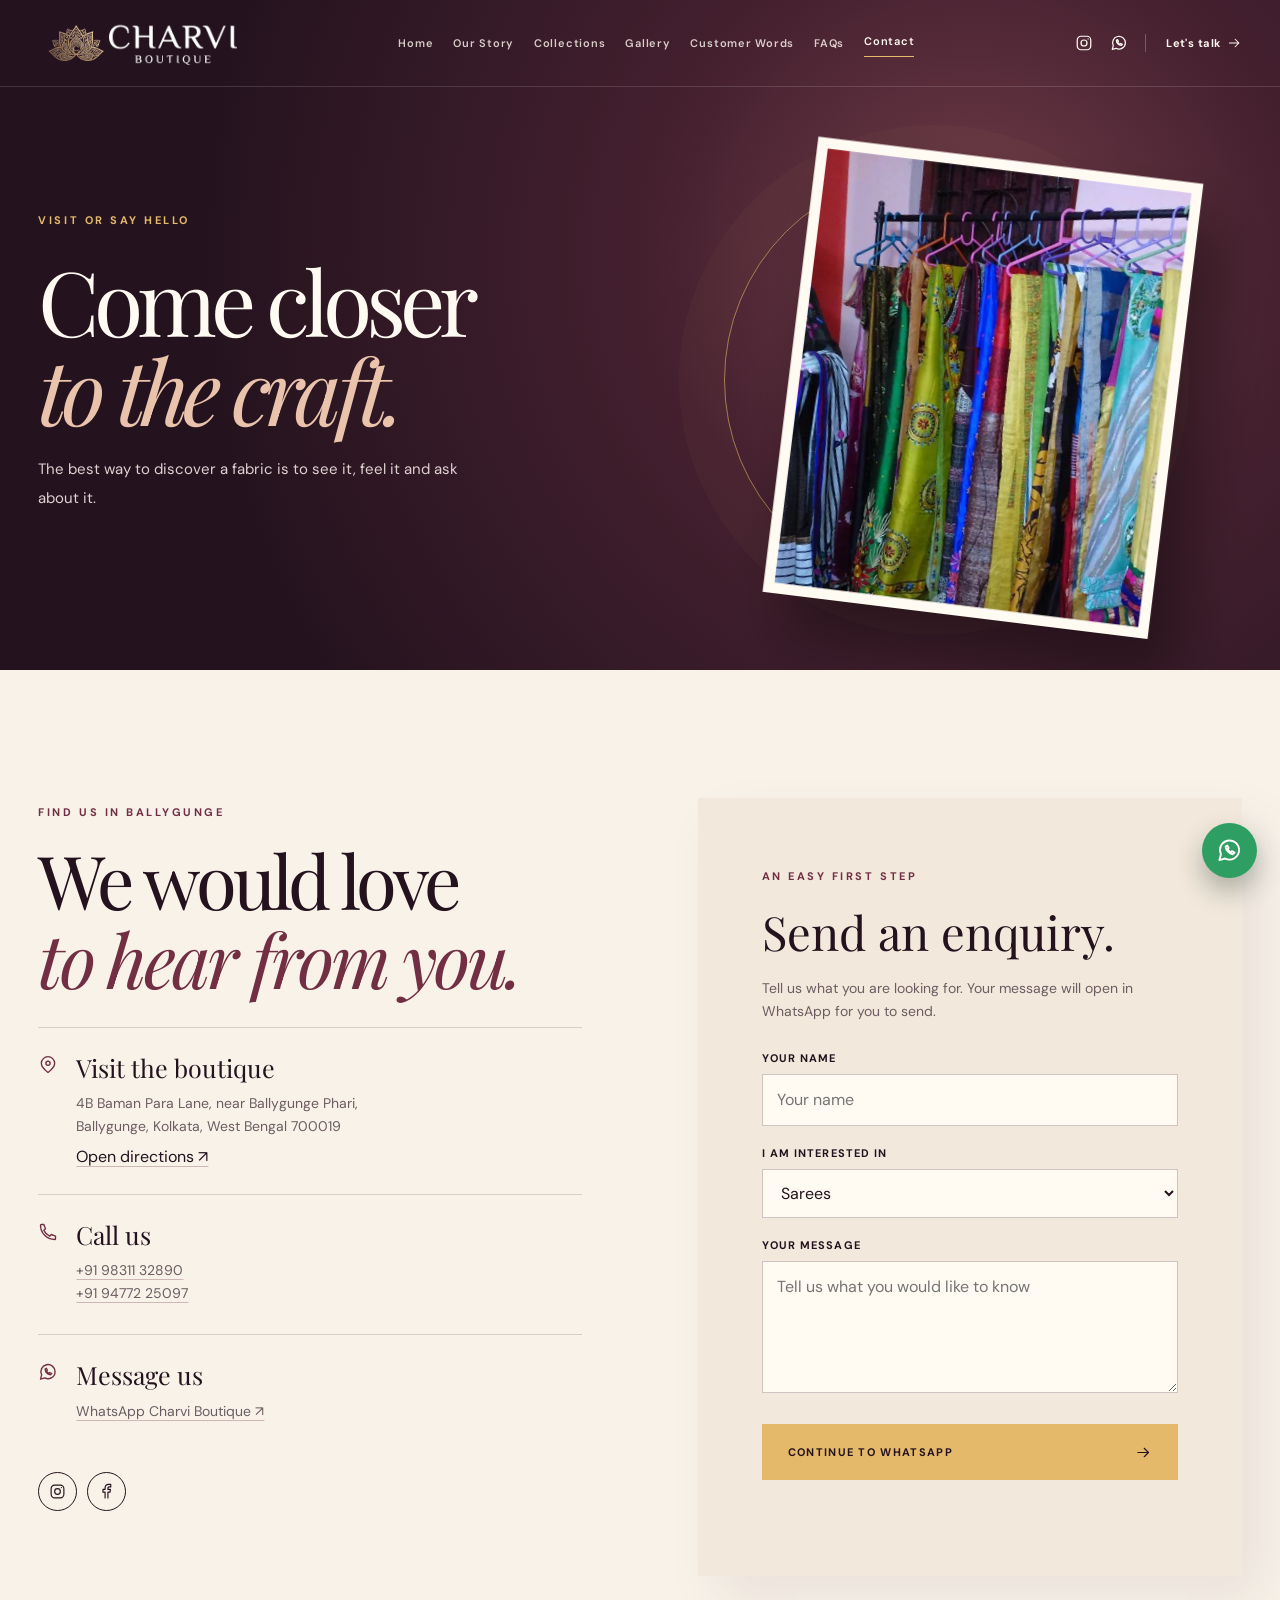
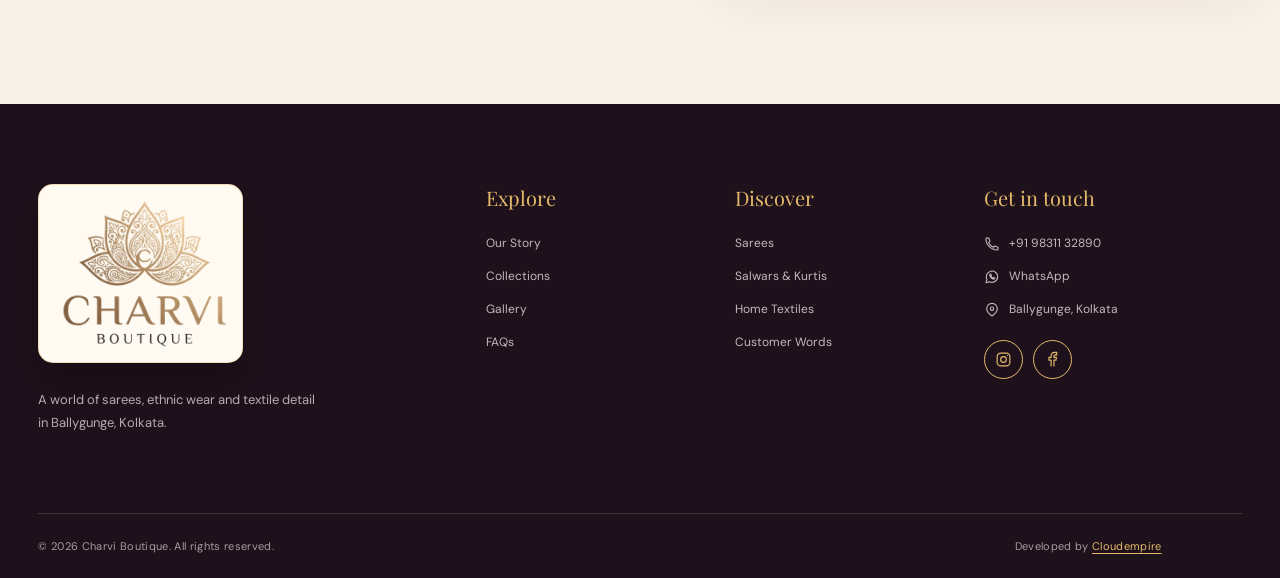
<file: contact/index.html>
<!doctype html><html lang="en"><head><meta charset="utf-8"><meta name="viewport" content="width=device-width, initial-scale=1"><link rel="icon" href="../assets/images/favicon.ico" type="image/x-icon"><link rel="icon" href="../assets/images/favicon-32.png" type="image/png" sizes="32x32"><link rel="icon" href="../assets/images/favicon-192.png" type="image/png" sizes="192x192"><link rel="apple-touch-icon" href="../assets/images/apple-touch-icon.png" sizes="180x180"><meta name="theme-color" content="#24131e"><title>Contact &amp; Visit | Charvi Boutique, Ballygunge</title><meta name="description" content="Call or WhatsApp Charvi Boutique, visit its Ballygunge shop at 4B Baman Para Lane, or send an enquiry."><link rel="canonical" href="https://cloudempiretech.github.io/CharviBoutique/contact/"><meta property="og:type" content="website"><meta property="og:title" content="Contact &amp; Visit | Charvi Boutique, Ballygunge"><meta property="og:description" content="Call or WhatsApp Charvi Boutique, visit its Ballygunge shop at 4B Baman Para Lane, or send an enquiry."><meta property="og:image" content="https://cloudempiretech.github.io/CharviBoutique/assets/images/boutique-3.jpg"><link rel="preconnect" href="https://fonts.googleapis.com"><link rel="preconnect" href="https://fonts.gstatic.com" crossorigin><link href="https://fonts.googleapis.com/css2?family=DM+Sans:wght@400;500;600;700&family=Playfair+Display:ital,wght@0,400;0,500;0,600;1,400;1,500&display=swap" rel="stylesheet"><link rel="stylesheet" href="../assets/css/style.css"><script type="application/ld+json">{"@context": "https://schema.org", "@type": "ClothingStore", "name": "Charvi Boutique", "url": "https://cloudempiretech.github.io/CharviBoutique/", "logo": "https://cloudempiretech.github.io/CharviBoutique/assets/images/charvi-logo.png", "telephone": ["+91 98311 32890", "+91 94772 25097"], "address": {"@type": "PostalAddress", "streetAddress": "4B Baman Para Lane", "addressLocality": "Kolkata", "addressRegion": "West Bengal", "postalCode": "700019", "addressCountry": "IN"}, "sameAs": ["https://www.facebook.com/Charviboutique/", "https://www.instagram.com/thecharviboutique/"]}</script><script src="../assets/js/site.js" defer></script></head><body data-page="Contact"><svg xmlns="http://www.w3.org/2000/svg" class="icon-sprite" aria-hidden="true"><symbol id="i-arrow" viewBox="0 0 24 24"><path d="M4 12h15m-6-6 6 6-6 6"/></symbol><symbol id="i-phone" viewBox="0 0 24 24"><path d="M7 3H4a1 1 0 0 0-1 1c0 9.4 7.6 17 17 17a1 1 0 0 0 1-1v-3l-5-2-2 2a15 15 0 0 1-7-7l2-2-2-5Z"/></symbol><symbol id="i-pin" viewBox="0 0 24 24"><path d="M20 10c0 5-8 11-8 11S4 15 4 10a8 8 0 1 1 16 0Z"/><circle cx="12" cy="10" r="2.5"/></symbol><symbol id="i-insta" viewBox="0 0 24 24"><rect x="3" y="3" width="18" height="18" rx="5"/><circle cx="12" cy="12" r="4"/><path d="M17.5 6.5h.01"/></symbol><symbol id="i-facebook" viewBox="0 0 24 24"><path d="M14 21v-8h3l.5-4H14V7c0-1 .4-1.5 1.6-1.5H18V2h-3c-3.4 0-5 1.8-5 5v2H7v4h3v8"/></symbol><symbol id="i-whatsapp" viewBox="0 0 24 24"><path d="M20.5 11.6a8.5 8.5 0 0 1-12.4 7.5L3 20.5l1.4-5.1a8.5 8.5 0 1 1 16.1-3.8Z"/><path d="M8.5 8.5c.4 3.3 3.2 6.2 6.5 6.8l1.5-1.5-2.3-1.2-1.1 1a7 7 0 0 1-2.8-2.8l1-1.1-1.3-2.2-1.5 1Z"/></symbol><symbol id="i-menu" viewBox="0 0 24 24"><path d="M3 7h18M3 12h18M3 17h18"/></symbol><symbol id="i-close" viewBox="0 0 24 24"><path d="M5 5 19 19M19 5 5 19"/></symbol><symbol id="i-plus" viewBox="0 0 24 24"><path d="M12 4v16M4 12h16"/></symbol></svg><a class="skip-link" href="#main">Skip to content</a><div class="page-transition" aria-hidden="true"></div><header class="site-header"><div class="container header-inner"><a class="brand brand-lockup" href="../" aria-label="Charvi Boutique home"><img class="brand-emblem" src="../assets/images/charvi-emblem.png" alt="" width="360" height="196"><img class="brand-wordmark" src="../assets/images/charvi-wordmark.png" alt="" width="560" height="192"></a><nav class="site-nav" id="site-nav" aria-label="Main navigation"><a href="../" >Home</a><a href="../about/" >Our Story</a><a href="../collections/" >Collections</a><a href="../gallery/" >Gallery</a><a href="../testimonials/" >Customer Words</a><a href="../faq/" >FAQs</a><a href="../contact/" aria-current="page">Contact</a></nav><div class="header-actions"><a href="https://www.instagram.com/thecharviboutique/?hl=en" aria-label="Instagram" target="_blank" rel="noopener noreferrer"><svg class="icon" aria-hidden="true"><use href="#i-insta"></use></svg></a><a href="https://wa.me/919831132890" aria-label="WhatsApp Charvi Boutique" target="_blank" rel="noopener noreferrer"><svg class="icon" aria-hidden="true"><use href="#i-whatsapp"></use></svg></a><a class="header-contact" href="../contact/">Let's talk <svg class="icon" aria-hidden="true"><use href="#i-arrow"></use></svg></a><button class="menu-toggle" type="button" aria-label="Open menu" aria-expanded="false" aria-controls="site-nav"><svg class="icon" aria-hidden="true"><use href="#i-menu"></use></svg></button></div></div></header><main id="main"><section class="page-hero contact-hero"><div class="container page-hero-grid"><div class="page-hero-copy"><span class="eyebrow hero-reveal">Visit or say hello</span><h1 class="hero-reveal">Come closer<br><em>to the craft.</em></h1><p class="hero-reveal">The best way to discover a fabric is to see it, feel it and ask about it.</p></div><div class="page-hero-art"><picture class="page-art-photo"><source type="image/webp" srcset="../assets/images/boutique-1-480.webp 480w, ../assets/images/boutique-1-960.webp 960w" sizes="(max-width: 700px) 90vw, 44vw"><img src="../assets/images/boutique-1.jpg" alt="Clothing rack inside Charvi Boutique in Ballygunge" loading="eager" decoding="async" fetchpriority="high" width="960" height="720"></picture><span class="art-circle"></span></div></div></section><section class="section-pad container contact-grid"><div class="contact-info reveal"><span class="eyebrow">Find us in Ballygunge</span><h2>We would love<br><em>to hear from you.</em></h2><div class="contact-line"><svg class="icon" aria-hidden="true"><use href="#i-pin"></use></svg><div><strong>Visit the boutique</strong><p>4B Baman Para Lane, near Ballygunge Phari,<br>Ballygunge, Kolkata, West Bengal 700019</p><a href="https://www.google.com/maps/search/?api=1&query=Charvi+Boutique+4B+Baman+Para+Lane+Ballygunge+Kolkata" target="_blank" rel="noopener noreferrer">Open directions ↗</a></div></div><div class="contact-line"><svg class="icon" aria-hidden="true"><use href="#i-phone"></use></svg><div><strong>Call us</strong><p><a href="tel:+919831132890">+91 98311 32890</a><br><a href="tel:+919477225097">+91 94772 25097</a></p></div></div><div class="contact-line"><svg class="icon" aria-hidden="true"><use href="#i-whatsapp"></use></svg><div><strong>Message us</strong><p><a href="https://wa.me/919831132890" target="_blank" rel="noopener noreferrer">WhatsApp Charvi Boutique ↗</a></p></div></div><div class="social-row"><a href="https://www.instagram.com/thecharviboutique/?hl=en" aria-label="Instagram" target="_blank" rel="noopener noreferrer"><svg class="icon" aria-hidden="true"><use href="#i-insta"></use></svg></a><a href="https://www.facebook.com/Charviboutique/" aria-label="Facebook" target="_blank" rel="noopener noreferrer"><svg class="icon" aria-hidden="true"><use href="#i-facebook"></use></svg></a></div></div><form class="enquiry-form reveal" id="enquiry-form"><span class="eyebrow">An easy first step</span><h2>Send an enquiry.</h2><p>Tell us what you are looking for. Your message will open in WhatsApp for you to send.</p><label for="name">Your name</label><input id="name" name="name" autocomplete="name" required placeholder="Your name"><label for="interest">I am interested in</label><select id="interest" name="interest"><option>Sarees</option><option>Salwars & kurtis</option><option>Home textiles</option><option>Visiting the boutique</option><option>Something else</option></select><label for="message">Your message</label><textarea id="message" name="message" rows="4" required placeholder="Tell us what you would like to know"></textarea><button class="btn btn-gold" type="submit"><span>Continue to WhatsApp</span><svg class="icon" aria-hidden="true"><use href="#i-arrow"></use></svg></button><p class="form-status" role="status"></p></form></section></main><footer class="site-footer"><div class="container footer-main"><div class="footer-brand"><a class="brand footer-logo" href="../" aria-label="Charvi Boutique home"><picture><source type="image/webp" srcset="../assets/images/charvi-logo.webp"><img src="../assets/images/charvi-logo.png" alt="" decoding="async" width="800" height="680"></picture></a><p>A world of sarees, ethnic wear and textile detail in Ballygunge, Kolkata.</p></div><div class="footer-links"><h3>Explore</h3><a href="../about/">Our Story</a><a href="../collections/">Collections</a><a href="../gallery/">Gallery</a><a href="../faq/">FAQs</a></div><div class="footer-links"><h3>Discover</h3><a href="../collections/sarees/">Sarees</a><a href="../collections/salwar-kurtis/">Salwars & Kurtis</a><a href="../collections/home-textiles/">Home Textiles</a><a href="../testimonials/">Customer Words</a></div><div class="footer-contact"><h3>Get in touch</h3><a href="tel:+919831132890"><svg class="icon" aria-hidden="true"><use href="#i-phone"></use></svg> +91 98311 32890</a><a href="https://wa.me/919831132890" target="_blank" rel="noopener noreferrer"><svg class="icon" aria-hidden="true"><use href="#i-whatsapp"></use></svg> WhatsApp</a><a href="https://www.google.com/maps/search/?api=1&query=Charvi+Boutique+4B+Baman+Para+Lane+Ballygunge+Kolkata" target="_blank" rel="noopener noreferrer"><svg class="icon" aria-hidden="true"><use href="#i-pin"></use></svg> Ballygunge, Kolkata</a><div class="social-row"><a href="https://www.instagram.com/thecharviboutique/?hl=en" aria-label="Instagram" target="_blank" rel="noopener noreferrer"><svg class="icon" aria-hidden="true"><use href="#i-insta"></use></svg></a><a href="https://www.facebook.com/Charviboutique/" aria-label="Facebook" target="_blank" rel="noopener noreferrer"><svg class="icon" aria-hidden="true"><use href="#i-facebook"></use></svg></a></div></div></div><div class="container footer-bottom"><span>© 2026 Charvi Boutique. All rights reserved.</span><span>Developed by <a href="https://cloudempire.tech/" target="_blank" rel="noopener noreferrer">Cloudempire</a></span></div></footer><a class="float-whatsapp" href="https://wa.me/919831132890" aria-label="Chat with Charvi Boutique on WhatsApp" target="_blank" rel="noopener noreferrer"><svg class="icon" aria-hidden="true"><use href="#i-whatsapp"></use></svg></a></body></html>
</file>
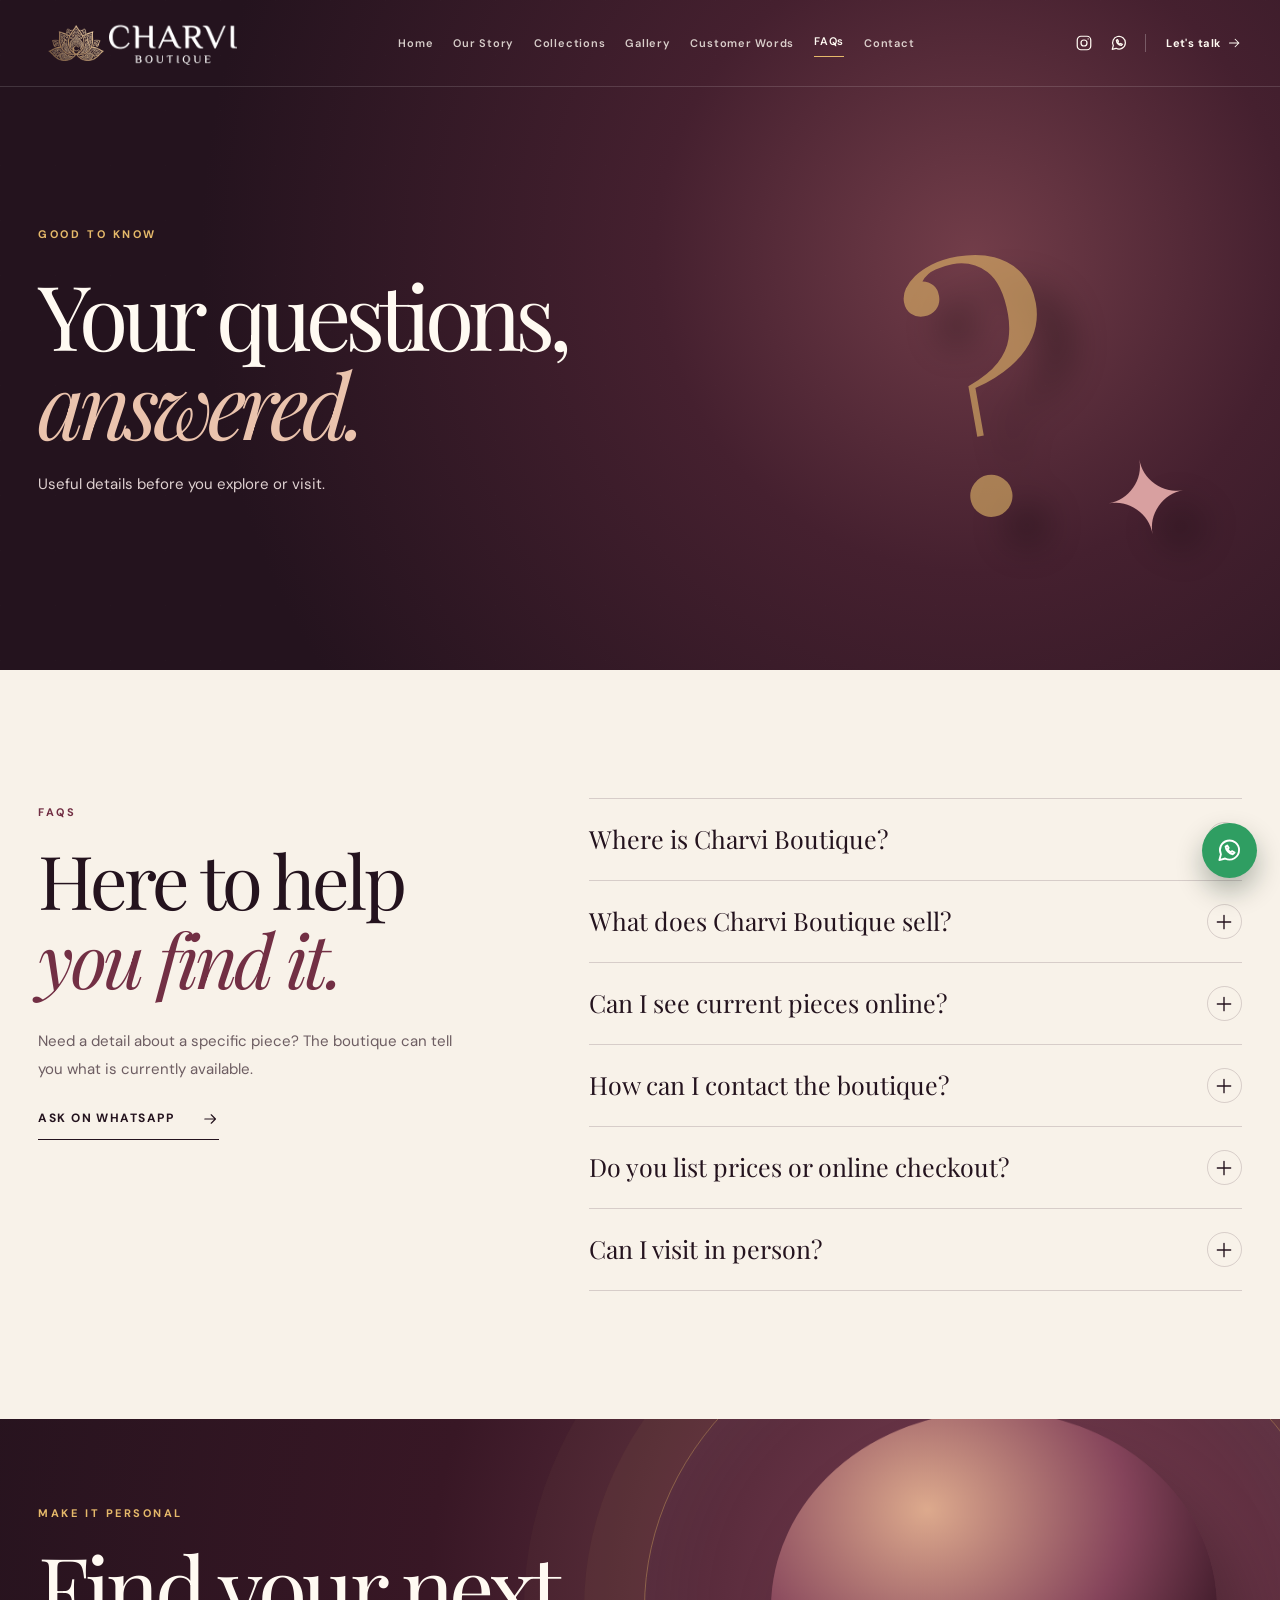
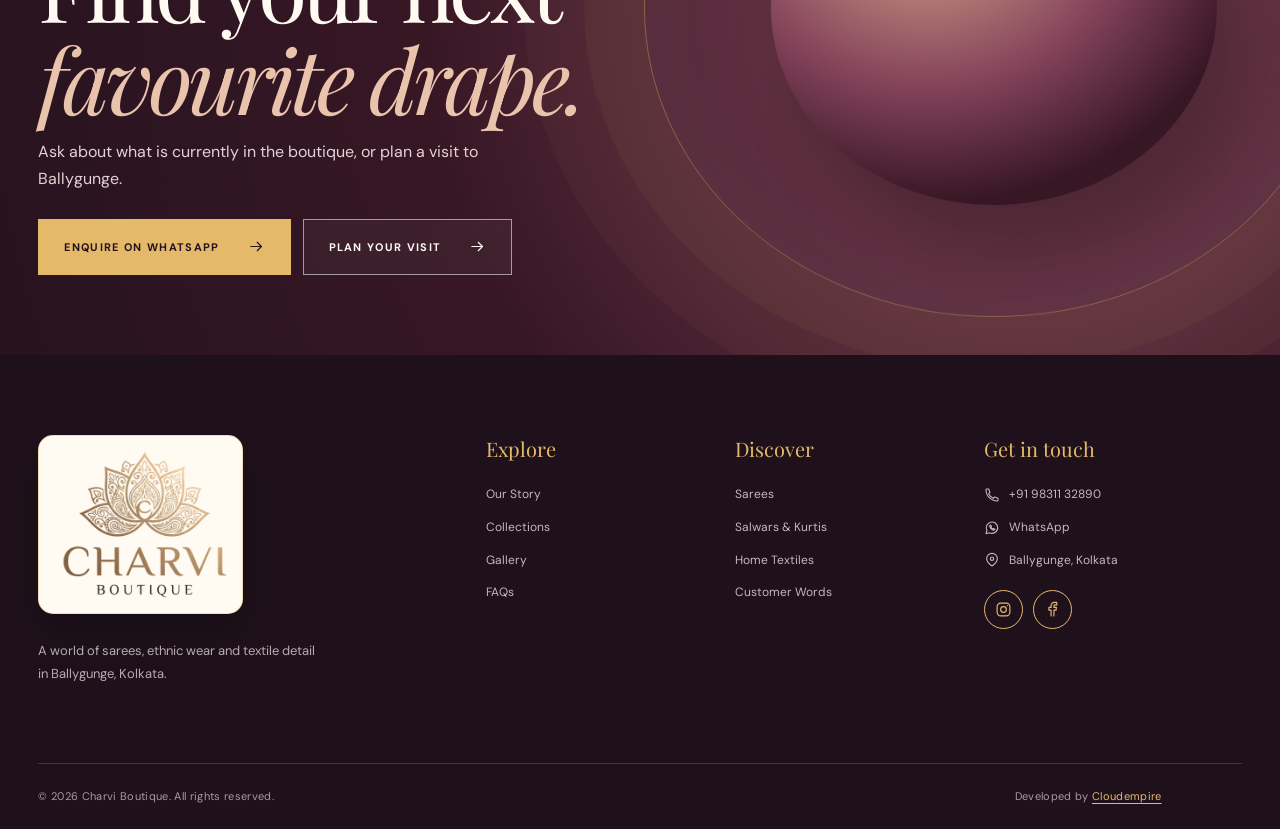
<file: faq/index.html>
<!doctype html><html lang="en"><head><meta charset="utf-8"><meta name="viewport" content="width=device-width, initial-scale=1"><link rel="icon" href="../assets/images/favicon.ico" type="image/x-icon"><link rel="icon" href="../assets/images/favicon-32.png" type="image/png" sizes="32x32"><link rel="icon" href="../assets/images/favicon-192.png" type="image/png" sizes="192x192"><link rel="apple-touch-icon" href="../assets/images/apple-touch-icon.png" sizes="180x180"><meta name="theme-color" content="#24131e"><title>Frequently Asked Questions | Charvi Boutique, Kolkata</title><meta name="description" content="Answers to common questions about Charvi Boutique’s sarees, ethnic wear, location and how to enquire."><link rel="canonical" href="https://cloudempiretech.github.io/CharviBoutique/faq/"><meta property="og:type" content="website"><meta property="og:title" content="Frequently Asked Questions | Charvi Boutique, Kolkata"><meta property="og:description" content="Answers to common questions about Charvi Boutique’s sarees, ethnic wear, location and how to enquire."><meta property="og:image" content="https://cloudempiretech.github.io/CharviBoutique/assets/images/boutique-3.jpg"><link rel="preconnect" href="https://fonts.googleapis.com"><link rel="preconnect" href="https://fonts.gstatic.com" crossorigin><link href="https://fonts.googleapis.com/css2?family=DM+Sans:wght@400;500;600;700&family=Playfair+Display:ital,wght@0,400;0,500;0,600;1,400;1,500&display=swap" rel="stylesheet"><link rel="stylesheet" href="../assets/css/style.css"><script type="application/ld+json">{"@context": "https://schema.org", "@type": "ClothingStore", "name": "Charvi Boutique", "url": "https://cloudempiretech.github.io/CharviBoutique/", "logo": "https://cloudempiretech.github.io/CharviBoutique/assets/images/charvi-logo.png", "telephone": ["+91 98311 32890", "+91 94772 25097"], "address": {"@type": "PostalAddress", "streetAddress": "4B Baman Para Lane", "addressLocality": "Kolkata", "addressRegion": "West Bengal", "postalCode": "700019", "addressCountry": "IN"}, "sameAs": ["https://www.facebook.com/Charviboutique/", "https://www.instagram.com/thecharviboutique/"]}</script><script src="../assets/js/site.js" defer></script></head><body data-page="FAQs"><svg xmlns="http://www.w3.org/2000/svg" class="icon-sprite" aria-hidden="true"><symbol id="i-arrow" viewBox="0 0 24 24"><path d="M4 12h15m-6-6 6 6-6 6"/></symbol><symbol id="i-phone" viewBox="0 0 24 24"><path d="M7 3H4a1 1 0 0 0-1 1c0 9.4 7.6 17 17 17a1 1 0 0 0 1-1v-3l-5-2-2 2a15 15 0 0 1-7-7l2-2-2-5Z"/></symbol><symbol id="i-pin" viewBox="0 0 24 24"><path d="M20 10c0 5-8 11-8 11S4 15 4 10a8 8 0 1 1 16 0Z"/><circle cx="12" cy="10" r="2.5"/></symbol><symbol id="i-insta" viewBox="0 0 24 24"><rect x="3" y="3" width="18" height="18" rx="5"/><circle cx="12" cy="12" r="4"/><path d="M17.5 6.5h.01"/></symbol><symbol id="i-facebook" viewBox="0 0 24 24"><path d="M14 21v-8h3l.5-4H14V7c0-1 .4-1.5 1.6-1.5H18V2h-3c-3.4 0-5 1.8-5 5v2H7v4h3v8"/></symbol><symbol id="i-whatsapp" viewBox="0 0 24 24"><path d="M20.5 11.6a8.5 8.5 0 0 1-12.4 7.5L3 20.5l1.4-5.1a8.5 8.5 0 1 1 16.1-3.8Z"/><path d="M8.5 8.5c.4 3.3 3.2 6.2 6.5 6.8l1.5-1.5-2.3-1.2-1.1 1a7 7 0 0 1-2.8-2.8l1-1.1-1.3-2.2-1.5 1Z"/></symbol><symbol id="i-menu" viewBox="0 0 24 24"><path d="M3 7h18M3 12h18M3 17h18"/></symbol><symbol id="i-close" viewBox="0 0 24 24"><path d="M5 5 19 19M19 5 5 19"/></symbol><symbol id="i-plus" viewBox="0 0 24 24"><path d="M12 4v16M4 12h16"/></symbol></svg><a class="skip-link" href="#main">Skip to content</a><div class="page-transition" aria-hidden="true"></div><header class="site-header"><div class="container header-inner"><a class="brand brand-lockup" href="../" aria-label="Charvi Boutique home"><img class="brand-emblem" src="../assets/images/charvi-emblem.png" alt="" width="360" height="196"><img class="brand-wordmark" src="../assets/images/charvi-wordmark.png" alt="" width="560" height="192"></a><nav class="site-nav" id="site-nav" aria-label="Main navigation"><a href="../" >Home</a><a href="../about/" >Our Story</a><a href="../collections/" >Collections</a><a href="../gallery/" >Gallery</a><a href="../testimonials/" >Customer Words</a><a href="../faq/" aria-current="page">FAQs</a><a href="../contact/" >Contact</a></nav><div class="header-actions"><a href="https://www.instagram.com/thecharviboutique/?hl=en" aria-label="Instagram" target="_blank" rel="noopener noreferrer"><svg class="icon" aria-hidden="true"><use href="#i-insta"></use></svg></a><a href="https://wa.me/919831132890" aria-label="WhatsApp Charvi Boutique" target="_blank" rel="noopener noreferrer"><svg class="icon" aria-hidden="true"><use href="#i-whatsapp"></use></svg></a><a class="header-contact" href="../contact/">Let's talk <svg class="icon" aria-hidden="true"><use href="#i-arrow"></use></svg></a><button class="menu-toggle" type="button" aria-label="Open menu" aria-expanded="false" aria-controls="site-nav"><svg class="icon" aria-hidden="true"><use href="#i-menu"></use></svg></button></div></div></header><main id="main"><section class="page-hero text-hero"><div class="container page-hero-grid"><div class="page-hero-copy"><span class="eyebrow hero-reveal">Good to know</span><h1 class="hero-reveal">Your questions,<br><em>answered.</em></h1><p class="hero-reveal">Useful details before you explore or visit.</p></div><div class="page-hero-art type-art question-art" aria-hidden="true">?<span>✦</span></div></div></section><section class="section-pad container faq-layout"><div class="faq-intro reveal"><span class="eyebrow">FAQs</span><h2>Here to help<br><em>you find it.</em></h2><p>Need a detail about a specific piece? The boutique can tell you what is currently available.</p><a class="text-link" href="https://wa.me/919831132890"><span>Ask on WhatsApp</span><svg class="icon" aria-hidden="true"><use href="#i-arrow"></use></svg></a></div><div class="faq-list"><details class="faq-item reveal"><summary>Where is Charvi Boutique?<span><svg class="icon" aria-hidden="true"><use href="#i-plus"></use></svg></span></summary><p>The boutique is listed at 4B Baman Para Lane, near Ballygunge Phari, Ballygunge, Kolkata, West Bengal 700019.</p></details><details class="faq-item reveal"><summary>What does Charvi Boutique sell?<span><svg class="icon" aria-hidden="true"><use href="#i-plus"></use></svg></span></summary><p>The known range includes sarees, salwars, kurtis and bed covers. Its saree selection includes handloom materials such as cotton, tussar, Chanderi and Dupion silk.</p></details><details class="faq-item reveal"><summary>Can I see current pieces online?<span><svg class="icon" aria-hidden="true"><use href="#i-plus"></use></svg></span></summary><p>The gallery shows past displays. For current pieces, colours or availability, please call or message the boutique directly.</p></details><details class="faq-item reveal"><summary>How can I contact the boutique?<span><svg class="icon" aria-hidden="true"><use href="#i-plus"></use></svg></span></summary><p>Call +91 98311 32890 or +91 94772 25097. You can also send a WhatsApp message to the primary number.</p></details><details class="faq-item reveal"><summary>Do you list prices or online checkout?<span><svg class="icon" aria-hidden="true"><use href="#i-plus"></use></svg></span></summary><p>Prices and online checkout are not provided here. Please contact the boutique for details on a piece you are interested in.</p></details><details class="faq-item reveal"><summary>Can I visit in person?<span><svg class="icon" aria-hidden="true"><use href="#i-plus"></use></svg></span></summary><p>Yes. Use the address and directions on our contact page. Calling ahead is a good way to confirm the latest opening times and availability.</p></details></div></section><section class="contact-band"><div class="contact-band-inner reveal"><span class="eyebrow">Make it personal</span><h2>Find your next<br><em>favourite drape.</em></h2><p>Ask about what is currently in the boutique, or plan a visit to Ballygunge.</p><div class="button-row"><a class="btn btn-gold" href="https://wa.me/919831132890"><span>Enquire on WhatsApp</span><svg class="icon" aria-hidden="true"><use href="#i-arrow"></use></svg></a><a class="btn btn-outline-light" href="../contact/"><span>Plan your visit</span><svg class="icon" aria-hidden="true"><use href="#i-arrow"></use></svg></a></div></div><div class="band-orb" aria-hidden="true"></div></section></main><footer class="site-footer"><div class="container footer-main"><div class="footer-brand"><a class="brand footer-logo" href="../" aria-label="Charvi Boutique home"><picture><source type="image/webp" srcset="../assets/images/charvi-logo.webp"><img src="../assets/images/charvi-logo.png" alt="" decoding="async" width="800" height="680"></picture></a><p>A world of sarees, ethnic wear and textile detail in Ballygunge, Kolkata.</p></div><div class="footer-links"><h3>Explore</h3><a href="../about/">Our Story</a><a href="../collections/">Collections</a><a href="../gallery/">Gallery</a><a href="../faq/">FAQs</a></div><div class="footer-links"><h3>Discover</h3><a href="../collections/sarees/">Sarees</a><a href="../collections/salwar-kurtis/">Salwars & Kurtis</a><a href="../collections/home-textiles/">Home Textiles</a><a href="../testimonials/">Customer Words</a></div><div class="footer-contact"><h3>Get in touch</h3><a href="tel:+919831132890"><svg class="icon" aria-hidden="true"><use href="#i-phone"></use></svg> +91 98311 32890</a><a href="https://wa.me/919831132890" target="_blank" rel="noopener noreferrer"><svg class="icon" aria-hidden="true"><use href="#i-whatsapp"></use></svg> WhatsApp</a><a href="https://www.google.com/maps/search/?api=1&query=Charvi+Boutique+4B+Baman+Para+Lane+Ballygunge+Kolkata" target="_blank" rel="noopener noreferrer"><svg class="icon" aria-hidden="true"><use href="#i-pin"></use></svg> Ballygunge, Kolkata</a><div class="social-row"><a href="https://www.instagram.com/thecharviboutique/?hl=en" aria-label="Instagram" target="_blank" rel="noopener noreferrer"><svg class="icon" aria-hidden="true"><use href="#i-insta"></use></svg></a><a href="https://www.facebook.com/Charviboutique/" aria-label="Facebook" target="_blank" rel="noopener noreferrer"><svg class="icon" aria-hidden="true"><use href="#i-facebook"></use></svg></a></div></div></div><div class="container footer-bottom"><span>© 2026 Charvi Boutique. All rights reserved.</span><span>Developed by <a href="https://cloudempire.tech/" target="_blank" rel="noopener noreferrer">Cloudempire</a></span></div></footer><a class="float-whatsapp" href="https://wa.me/919831132890" aria-label="Chat with Charvi Boutique on WhatsApp" target="_blank" rel="noopener noreferrer"><svg class="icon" aria-hidden="true"><use href="#i-whatsapp"></use></svg></a></body></html>
</file>
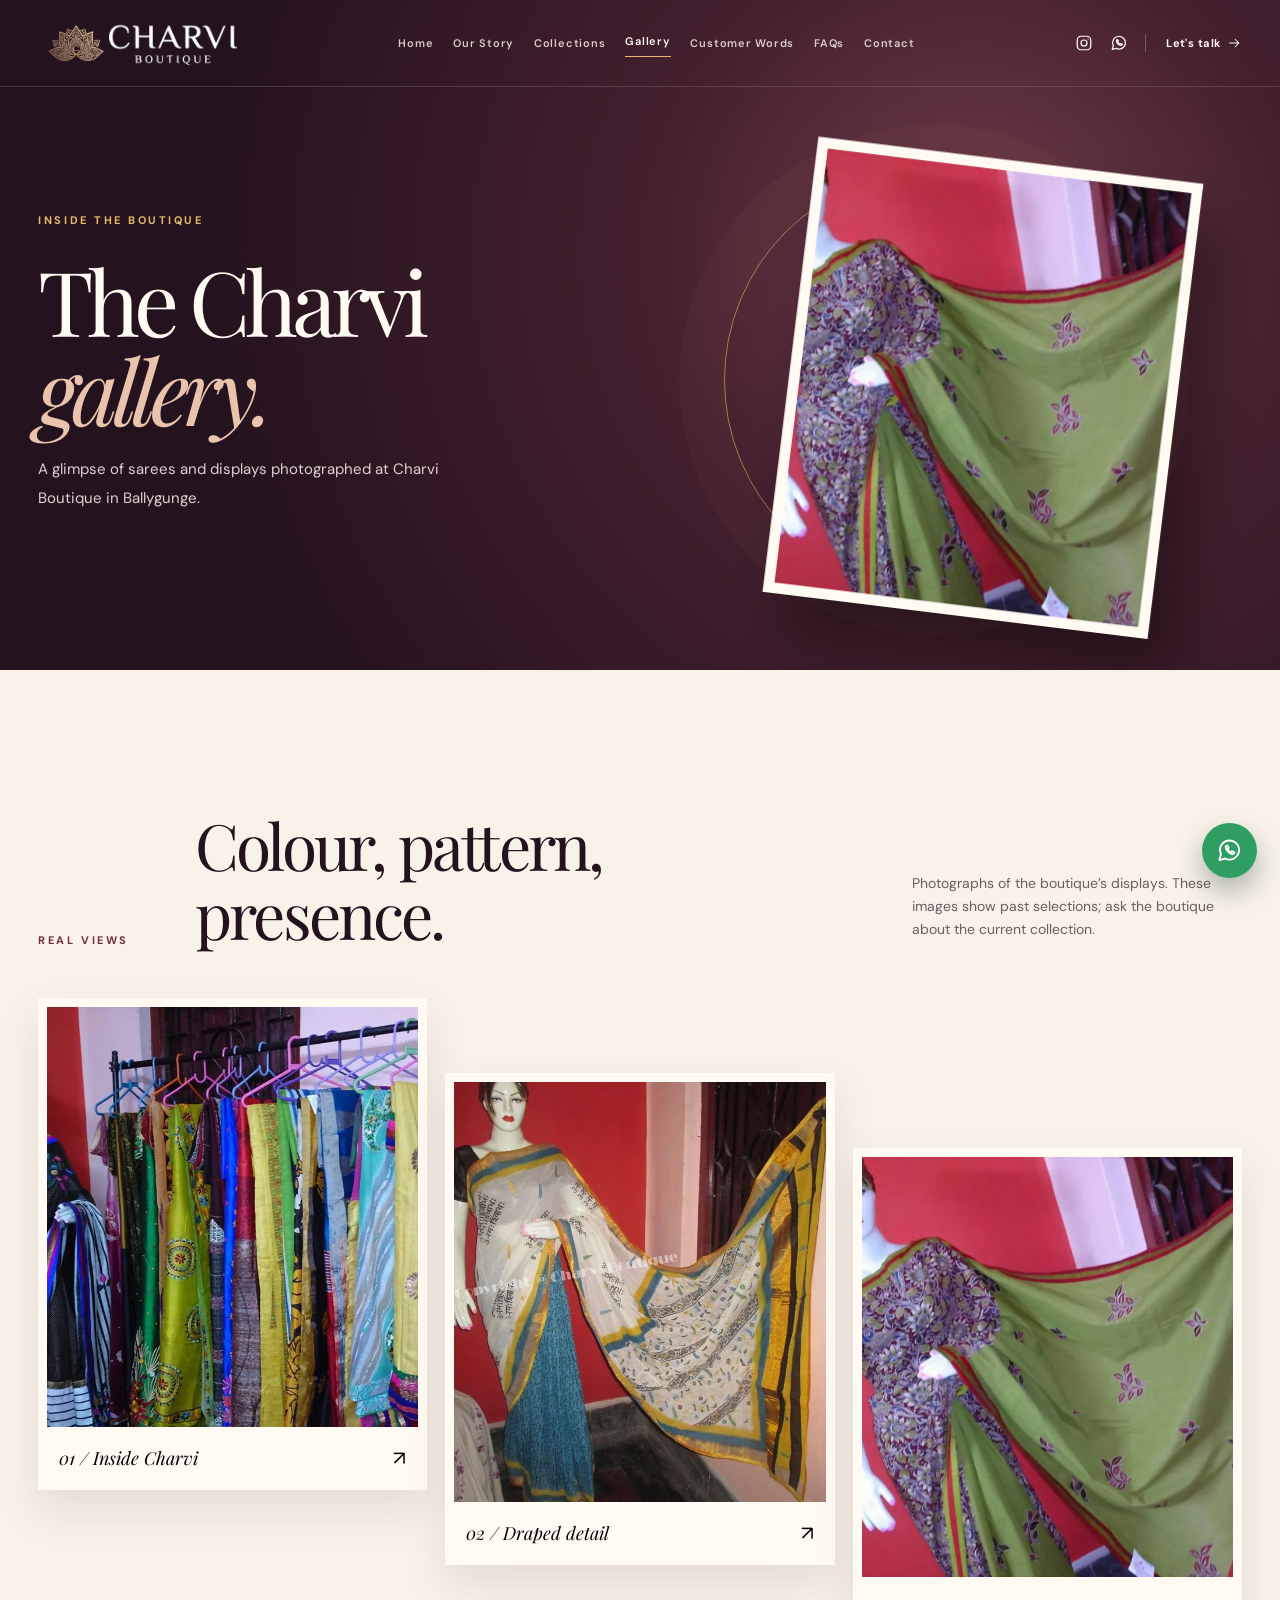
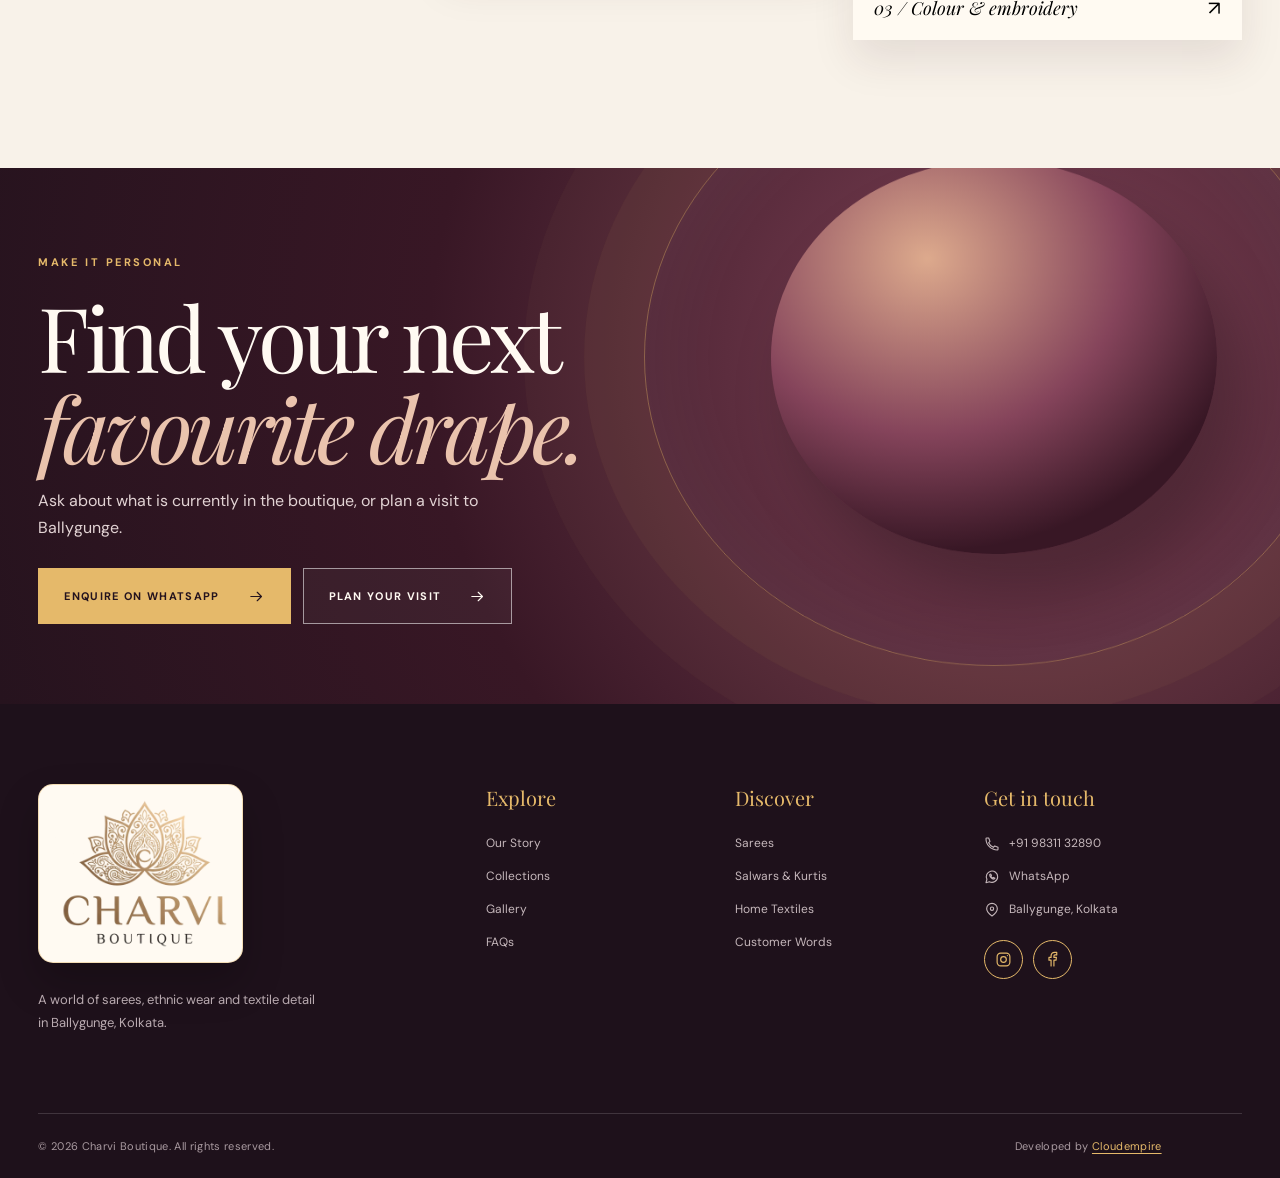
<file: gallery/index.html>
<!doctype html><html lang="en"><head><meta charset="utf-8"><meta name="viewport" content="width=device-width, initial-scale=1"><link rel="icon" href="../assets/images/favicon.ico" type="image/x-icon"><link rel="icon" href="../assets/images/favicon-32.png" type="image/png" sizes="32x32"><link rel="icon" href="../assets/images/favicon-192.png" type="image/png" sizes="192x192"><link rel="apple-touch-icon" href="../assets/images/apple-touch-icon.png" sizes="180x180"><meta name="theme-color" content="#24131e"><title>Boutique Gallery | Charvi Boutique, Kolkata</title><meta name="description" content="View genuine photographs of Charvi Boutique’s saree displays and boutique collection in Ballygunge, Kolkata."><link rel="canonical" href="https://cloudempiretech.github.io/CharviBoutique/gallery/"><meta property="og:type" content="website"><meta property="og:title" content="Boutique Gallery | Charvi Boutique, Kolkata"><meta property="og:description" content="View genuine photographs of Charvi Boutique’s saree displays and boutique collection in Ballygunge, Kolkata."><meta property="og:image" content="https://cloudempiretech.github.io/CharviBoutique/assets/images/boutique-3.jpg"><link rel="preconnect" href="https://fonts.googleapis.com"><link rel="preconnect" href="https://fonts.gstatic.com" crossorigin><link href="https://fonts.googleapis.com/css2?family=DM+Sans:wght@400;500;600;700&family=Playfair+Display:ital,wght@0,400;0,500;0,600;1,400;1,500&display=swap" rel="stylesheet"><link rel="stylesheet" href="../assets/css/style.css"><script type="application/ld+json">{"@context": "https://schema.org", "@type": "ClothingStore", "name": "Charvi Boutique", "url": "https://cloudempiretech.github.io/CharviBoutique/", "logo": "https://cloudempiretech.github.io/CharviBoutique/assets/images/charvi-logo.png", "telephone": ["+91 98311 32890", "+91 94772 25097"], "address": {"@type": "PostalAddress", "streetAddress": "4B Baman Para Lane", "addressLocality": "Kolkata", "addressRegion": "West Bengal", "postalCode": "700019", "addressCountry": "IN"}, "sameAs": ["https://www.facebook.com/Charviboutique/", "https://www.instagram.com/thecharviboutique/"]}</script><script src="../assets/js/site.js" defer></script></head><body data-page="Gallery"><svg xmlns="http://www.w3.org/2000/svg" class="icon-sprite" aria-hidden="true"><symbol id="i-arrow" viewBox="0 0 24 24"><path d="M4 12h15m-6-6 6 6-6 6"/></symbol><symbol id="i-phone" viewBox="0 0 24 24"><path d="M7 3H4a1 1 0 0 0-1 1c0 9.4 7.6 17 17 17a1 1 0 0 0 1-1v-3l-5-2-2 2a15 15 0 0 1-7-7l2-2-2-5Z"/></symbol><symbol id="i-pin" viewBox="0 0 24 24"><path d="M20 10c0 5-8 11-8 11S4 15 4 10a8 8 0 1 1 16 0Z"/><circle cx="12" cy="10" r="2.5"/></symbol><symbol id="i-insta" viewBox="0 0 24 24"><rect x="3" y="3" width="18" height="18" rx="5"/><circle cx="12" cy="12" r="4"/><path d="M17.5 6.5h.01"/></symbol><symbol id="i-facebook" viewBox="0 0 24 24"><path d="M14 21v-8h3l.5-4H14V7c0-1 .4-1.5 1.6-1.5H18V2h-3c-3.4 0-5 1.8-5 5v2H7v4h3v8"/></symbol><symbol id="i-whatsapp" viewBox="0 0 24 24"><path d="M20.5 11.6a8.5 8.5 0 0 1-12.4 7.5L3 20.5l1.4-5.1a8.5 8.5 0 1 1 16.1-3.8Z"/><path d="M8.5 8.5c.4 3.3 3.2 6.2 6.5 6.8l1.5-1.5-2.3-1.2-1.1 1a7 7 0 0 1-2.8-2.8l1-1.1-1.3-2.2-1.5 1Z"/></symbol><symbol id="i-menu" viewBox="0 0 24 24"><path d="M3 7h18M3 12h18M3 17h18"/></symbol><symbol id="i-close" viewBox="0 0 24 24"><path d="M5 5 19 19M19 5 5 19"/></symbol><symbol id="i-plus" viewBox="0 0 24 24"><path d="M12 4v16M4 12h16"/></symbol></svg><a class="skip-link" href="#main">Skip to content</a><div class="page-transition" aria-hidden="true"></div><header class="site-header"><div class="container header-inner"><a class="brand brand-lockup" href="../" aria-label="Charvi Boutique home"><img class="brand-emblem" src="../assets/images/charvi-emblem.png" alt="" width="360" height="196"><img class="brand-wordmark" src="../assets/images/charvi-wordmark.png" alt="" width="560" height="192"></a><nav class="site-nav" id="site-nav" aria-label="Main navigation"><a href="../" >Home</a><a href="../about/" >Our Story</a><a href="../collections/" >Collections</a><a href="../gallery/" aria-current="page">Gallery</a><a href="../testimonials/" >Customer Words</a><a href="../faq/" >FAQs</a><a href="../contact/" >Contact</a></nav><div class="header-actions"><a href="https://www.instagram.com/thecharviboutique/?hl=en" aria-label="Instagram" target="_blank" rel="noopener noreferrer"><svg class="icon" aria-hidden="true"><use href="#i-insta"></use></svg></a><a href="https://wa.me/919831132890" aria-label="WhatsApp Charvi Boutique" target="_blank" rel="noopener noreferrer"><svg class="icon" aria-hidden="true"><use href="#i-whatsapp"></use></svg></a><a class="header-contact" href="../contact/">Let's talk <svg class="icon" aria-hidden="true"><use href="#i-arrow"></use></svg></a><button class="menu-toggle" type="button" aria-label="Open menu" aria-expanded="false" aria-controls="site-nav"><svg class="icon" aria-hidden="true"><use href="#i-menu"></use></svg></button></div></div></header><main id="main"><section class="page-hero gallery-hero"><div class="container page-hero-grid"><div class="page-hero-copy"><span class="eyebrow hero-reveal">Inside the boutique</span><h1 class="hero-reveal">The Charvi<br><em>gallery.</em></h1><p class="hero-reveal">A glimpse of sarees and displays photographed at Charvi Boutique in Ballygunge.</p></div><div class="page-hero-art"><picture class="page-art-photo"><source type="image/webp" srcset="../assets/images/boutique-2-480.webp 480w, ../assets/images/boutique-2-960.webp 960w" sizes="(max-width: 700px) 90vw, 44vw"><img src="../assets/images/boutique-2.jpg" alt="Green embroidered saree on display at Charvi Boutique" loading="eager" decoding="async" fetchpriority="high" width="960" height="720"></picture><span class="art-circle"></span></div></div></section><section class="section-pad container"><div class="section-head reveal"><span class="eyebrow">Real views</span><h2>Colour, pattern, presence.</h2><p>Photographs of the boutique’s displays. These images show past selections; ask the boutique about the current collection.</p></div><div class="gallery-grid"><button class="gallery-item reveal" type="button" data-lightbox="1" aria-label="Enlarge photograph of saree display in Charvi Boutique"><picture class=""><source type="image/webp" srcset="../assets/images/boutique-1-480.webp 480w, ../assets/images/boutique-1-960.webp 960w" sizes="(max-width: 700px) 90vw, 44vw"><img src="../assets/images/boutique-1.jpg" alt="Rack of colourful sarees inside Charvi Boutique" loading="lazy" decoding="async" width="960" height="720"></picture><span>01 / Inside Charvi <b>↗</b></span></button><button class="gallery-item reveal tall" type="button" data-lightbox="3" aria-label="Enlarge photograph of printed saree"><picture class=""><source type="image/webp" srcset="../assets/images/boutique-3-480.webp 480w, ../assets/images/boutique-3-960.webp 720w" sizes="(max-width: 700px) 90vw, 44vw"><img src="../assets/images/boutique-3.jpg" alt="Printed saree draped on a mannequin at Charvi Boutique" loading="lazy" decoding="async" width="720" height="906"></picture><span>02 / Draped detail <b>↗</b></span></button><button class="gallery-item reveal" type="button" data-lightbox="2" aria-label="Enlarge photograph of green saree"><picture class=""><source type="image/webp" srcset="../assets/images/boutique-2-480.webp 480w, ../assets/images/boutique-2-960.webp 960w" sizes="(max-width: 700px) 90vw, 44vw"><img src="../assets/images/boutique-2.jpg" alt="Green embroidered saree on a mannequin at Charvi Boutique" loading="lazy" decoding="async" width="960" height="720"></picture><span>03 / Colour & embroidery <b>↗</b></span></button></div></section><dialog class="lightbox" aria-label="Gallery photo"><button type="button" class="lightbox-close" aria-label="Close image"><svg class="icon" aria-hidden="true"><use href="#i-close"></use></svg></button><img alt=""><p></p></dialog><section class="contact-band"><div class="contact-band-inner reveal"><span class="eyebrow">Make it personal</span><h2>Find your next<br><em>favourite drape.</em></h2><p>Ask about what is currently in the boutique, or plan a visit to Ballygunge.</p><div class="button-row"><a class="btn btn-gold" href="https://wa.me/919831132890"><span>Enquire on WhatsApp</span><svg class="icon" aria-hidden="true"><use href="#i-arrow"></use></svg></a><a class="btn btn-outline-light" href="../contact/"><span>Plan your visit</span><svg class="icon" aria-hidden="true"><use href="#i-arrow"></use></svg></a></div></div><div class="band-orb" aria-hidden="true"></div></section></main><footer class="site-footer"><div class="container footer-main"><div class="footer-brand"><a class="brand footer-logo" href="../" aria-label="Charvi Boutique home"><picture><source type="image/webp" srcset="../assets/images/charvi-logo.webp"><img src="../assets/images/charvi-logo.png" alt="" decoding="async" width="800" height="680"></picture></a><p>A world of sarees, ethnic wear and textile detail in Ballygunge, Kolkata.</p></div><div class="footer-links"><h3>Explore</h3><a href="../about/">Our Story</a><a href="../collections/">Collections</a><a href="../gallery/">Gallery</a><a href="../faq/">FAQs</a></div><div class="footer-links"><h3>Discover</h3><a href="../collections/sarees/">Sarees</a><a href="../collections/salwar-kurtis/">Salwars & Kurtis</a><a href="../collections/home-textiles/">Home Textiles</a><a href="../testimonials/">Customer Words</a></div><div class="footer-contact"><h3>Get in touch</h3><a href="tel:+919831132890"><svg class="icon" aria-hidden="true"><use href="#i-phone"></use></svg> +91 98311 32890</a><a href="https://wa.me/919831132890" target="_blank" rel="noopener noreferrer"><svg class="icon" aria-hidden="true"><use href="#i-whatsapp"></use></svg> WhatsApp</a><a href="https://www.google.com/maps/search/?api=1&query=Charvi+Boutique+4B+Baman+Para+Lane+Ballygunge+Kolkata" target="_blank" rel="noopener noreferrer"><svg class="icon" aria-hidden="true"><use href="#i-pin"></use></svg> Ballygunge, Kolkata</a><div class="social-row"><a href="https://www.instagram.com/thecharviboutique/?hl=en" aria-label="Instagram" target="_blank" rel="noopener noreferrer"><svg class="icon" aria-hidden="true"><use href="#i-insta"></use></svg></a><a href="https://www.facebook.com/Charviboutique/" aria-label="Facebook" target="_blank" rel="noopener noreferrer"><svg class="icon" aria-hidden="true"><use href="#i-facebook"></use></svg></a></div></div></div><div class="container footer-bottom"><span>© 2026 Charvi Boutique. All rights reserved.</span><span>Developed by <a href="https://cloudempire.tech/" target="_blank" rel="noopener noreferrer">Cloudempire</a></span></div></footer><a class="float-whatsapp" href="https://wa.me/919831132890" aria-label="Chat with Charvi Boutique on WhatsApp" target="_blank" rel="noopener noreferrer"><svg class="icon" aria-hidden="true"><use href="#i-whatsapp"></use></svg></a></body></html>
</file>
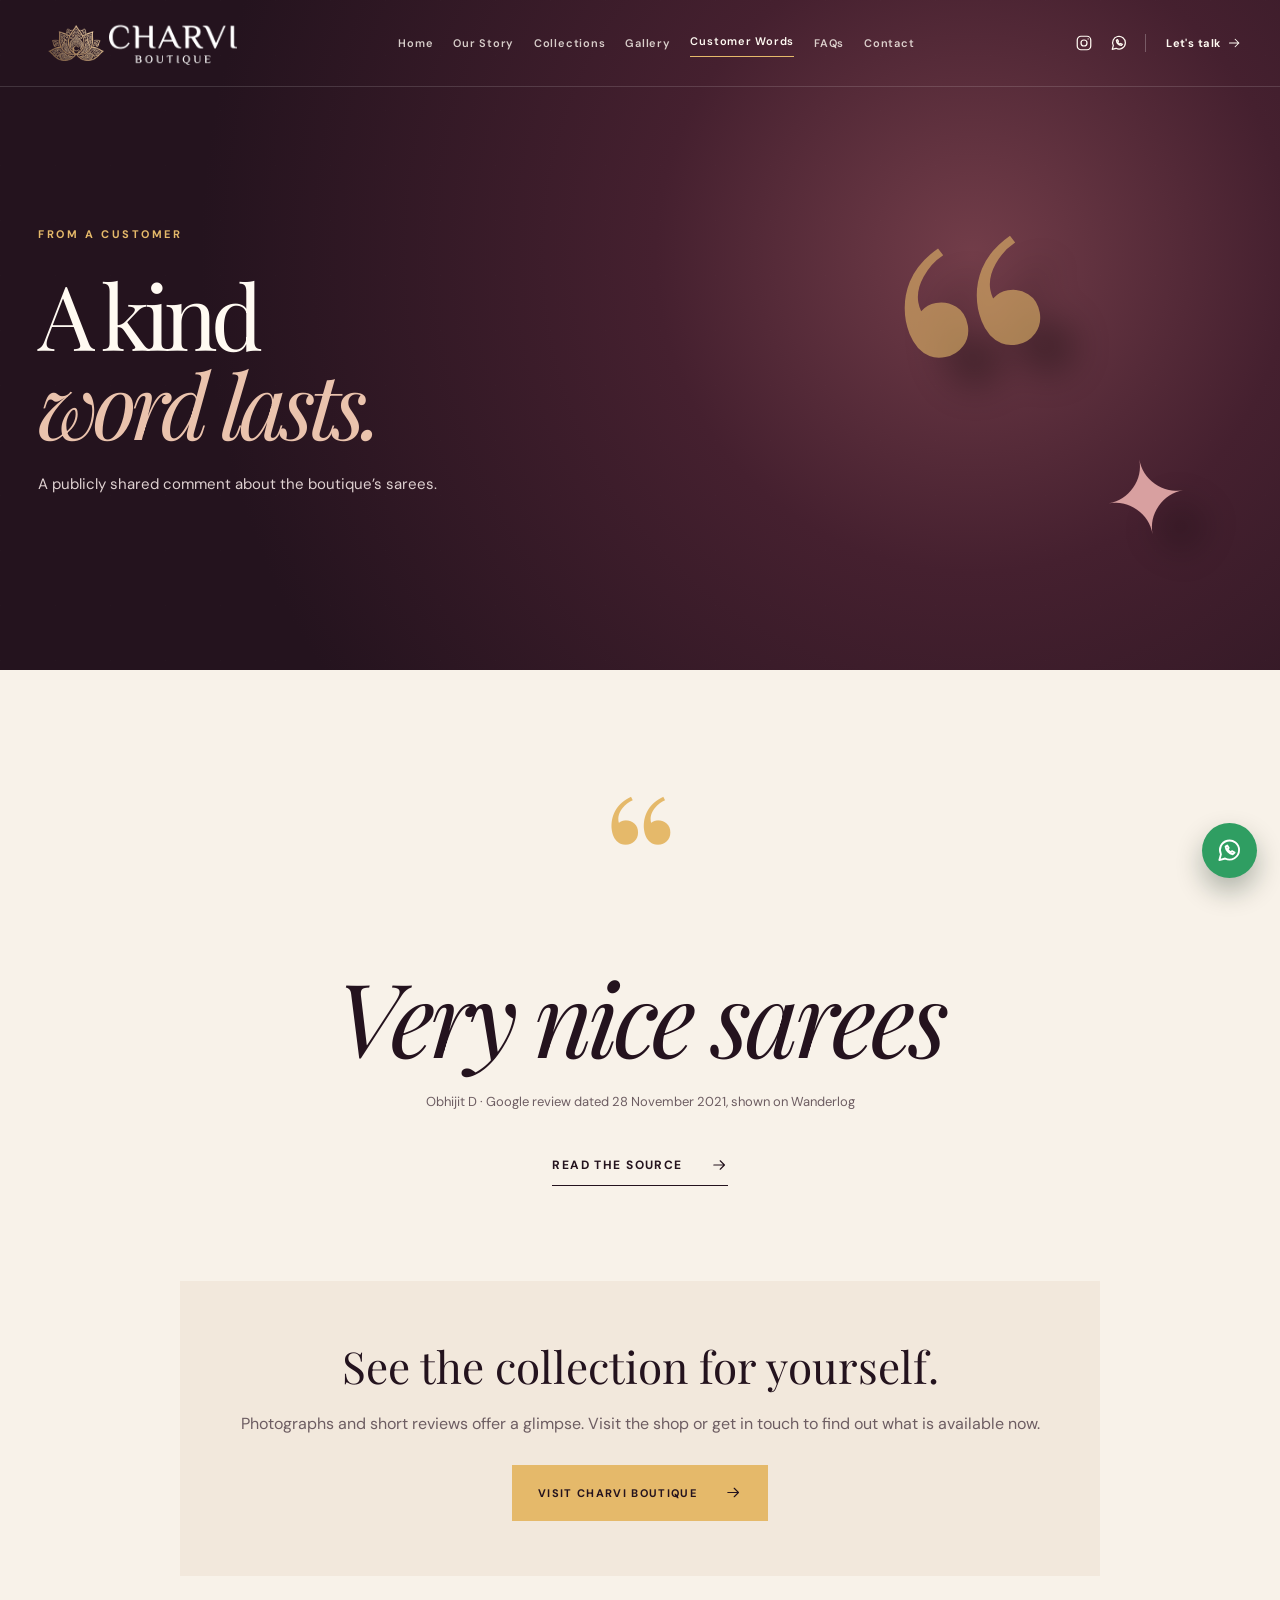
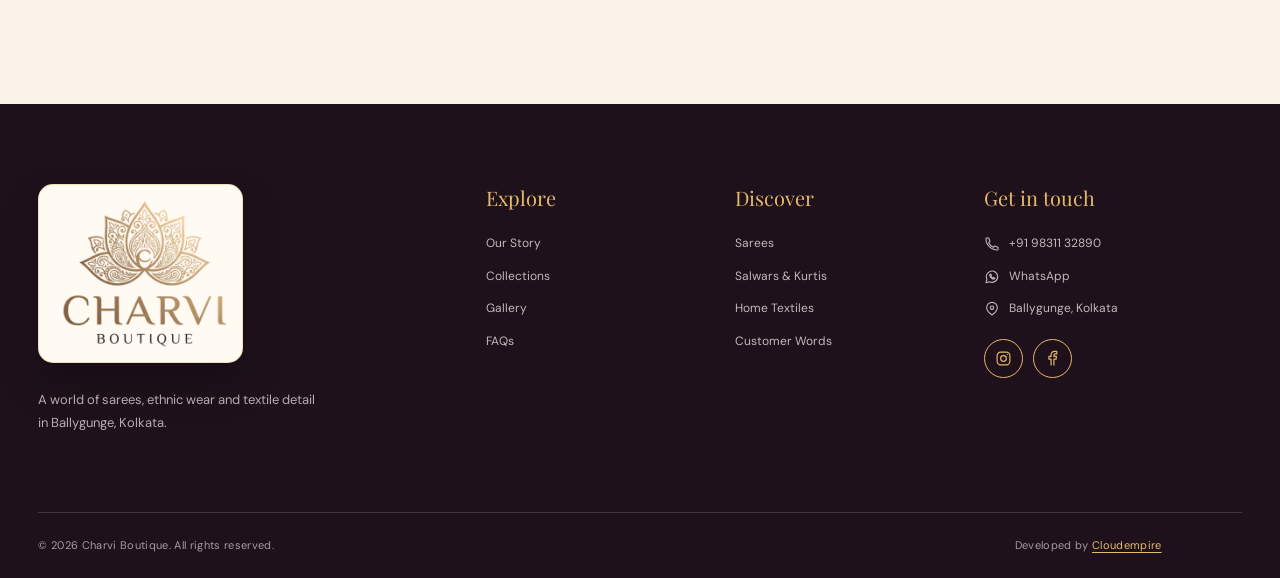
<file: testimonials/index.html>
<!doctype html><html lang="en"><head><meta charset="utf-8"><meta name="viewport" content="width=device-width, initial-scale=1"><link rel="icon" href="../assets/images/favicon.ico" type="image/x-icon"><link rel="icon" href="../assets/images/favicon-32.png" type="image/png" sizes="32x32"><link rel="icon" href="../assets/images/favicon-192.png" type="image/png" sizes="192x192"><link rel="apple-touch-icon" href="../assets/images/apple-touch-icon.png" sizes="180x180"><meta name="theme-color" content="#24131e"><title>Customer Words | Charvi Boutique, Kolkata</title><meta name="description" content="Read a publicly shared customer comment about Charvi Boutique’s sarees and find links to independent reviews."><link rel="canonical" href="https://cloudempiretech.github.io/CharviBoutique/testimonials/"><meta property="og:type" content="website"><meta property="og:title" content="Customer Words | Charvi Boutique, Kolkata"><meta property="og:description" content="Read a publicly shared customer comment about Charvi Boutique’s sarees and find links to independent reviews."><meta property="og:image" content="https://cloudempiretech.github.io/CharviBoutique/assets/images/boutique-3.jpg"><link rel="preconnect" href="https://fonts.googleapis.com"><link rel="preconnect" href="https://fonts.gstatic.com" crossorigin><link href="https://fonts.googleapis.com/css2?family=DM+Sans:wght@400;500;600;700&family=Playfair+Display:ital,wght@0,400;0,500;0,600;1,400;1,500&display=swap" rel="stylesheet"><link rel="stylesheet" href="../assets/css/style.css"><script type="application/ld+json">{"@context": "https://schema.org", "@type": "ClothingStore", "name": "Charvi Boutique", "url": "https://cloudempiretech.github.io/CharviBoutique/", "logo": "https://cloudempiretech.github.io/CharviBoutique/assets/images/charvi-logo.png", "telephone": ["+91 98311 32890", "+91 94772 25097"], "address": {"@type": "PostalAddress", "streetAddress": "4B Baman Para Lane", "addressLocality": "Kolkata", "addressRegion": "West Bengal", "postalCode": "700019", "addressCountry": "IN"}, "sameAs": ["https://www.facebook.com/Charviboutique/", "https://www.instagram.com/thecharviboutique/"]}</script><script src="../assets/js/site.js" defer></script></head><body data-page="Customer Words"><svg xmlns="http://www.w3.org/2000/svg" class="icon-sprite" aria-hidden="true"><symbol id="i-arrow" viewBox="0 0 24 24"><path d="M4 12h15m-6-6 6 6-6 6"/></symbol><symbol id="i-phone" viewBox="0 0 24 24"><path d="M7 3H4a1 1 0 0 0-1 1c0 9.4 7.6 17 17 17a1 1 0 0 0 1-1v-3l-5-2-2 2a15 15 0 0 1-7-7l2-2-2-5Z"/></symbol><symbol id="i-pin" viewBox="0 0 24 24"><path d="M20 10c0 5-8 11-8 11S4 15 4 10a8 8 0 1 1 16 0Z"/><circle cx="12" cy="10" r="2.5"/></symbol><symbol id="i-insta" viewBox="0 0 24 24"><rect x="3" y="3" width="18" height="18" rx="5"/><circle cx="12" cy="12" r="4"/><path d="M17.5 6.5h.01"/></symbol><symbol id="i-facebook" viewBox="0 0 24 24"><path d="M14 21v-8h3l.5-4H14V7c0-1 .4-1.5 1.6-1.5H18V2h-3c-3.4 0-5 1.8-5 5v2H7v4h3v8"/></symbol><symbol id="i-whatsapp" viewBox="0 0 24 24"><path d="M20.5 11.6a8.5 8.5 0 0 1-12.4 7.5L3 20.5l1.4-5.1a8.5 8.5 0 1 1 16.1-3.8Z"/><path d="M8.5 8.5c.4 3.3 3.2 6.2 6.5 6.8l1.5-1.5-2.3-1.2-1.1 1a7 7 0 0 1-2.8-2.8l1-1.1-1.3-2.2-1.5 1Z"/></symbol><symbol id="i-menu" viewBox="0 0 24 24"><path d="M3 7h18M3 12h18M3 17h18"/></symbol><symbol id="i-close" viewBox="0 0 24 24"><path d="M5 5 19 19M19 5 5 19"/></symbol><symbol id="i-plus" viewBox="0 0 24 24"><path d="M12 4v16M4 12h16"/></symbol></svg><a class="skip-link" href="#main">Skip to content</a><div class="page-transition" aria-hidden="true"></div><header class="site-header"><div class="container header-inner"><a class="brand brand-lockup" href="../" aria-label="Charvi Boutique home"><img class="brand-emblem" src="../assets/images/charvi-emblem.png" alt="" width="360" height="196"><img class="brand-wordmark" src="../assets/images/charvi-wordmark.png" alt="" width="560" height="192"></a><nav class="site-nav" id="site-nav" aria-label="Main navigation"><a href="../" >Home</a><a href="../about/" >Our Story</a><a href="../collections/" >Collections</a><a href="../gallery/" >Gallery</a><a href="../testimonials/" aria-current="page">Customer Words</a><a href="../faq/" >FAQs</a><a href="../contact/" >Contact</a></nav><div class="header-actions"><a href="https://www.instagram.com/thecharviboutique/?hl=en" aria-label="Instagram" target="_blank" rel="noopener noreferrer"><svg class="icon" aria-hidden="true"><use href="#i-insta"></use></svg></a><a href="https://wa.me/919831132890" aria-label="WhatsApp Charvi Boutique" target="_blank" rel="noopener noreferrer"><svg class="icon" aria-hidden="true"><use href="#i-whatsapp"></use></svg></a><a class="header-contact" href="../contact/">Let's talk <svg class="icon" aria-hidden="true"><use href="#i-arrow"></use></svg></a><button class="menu-toggle" type="button" aria-label="Open menu" aria-expanded="false" aria-controls="site-nav"><svg class="icon" aria-hidden="true"><use href="#i-menu"></use></svg></button></div></div></header><main id="main"><section class="page-hero text-hero"><div class="container page-hero-grid"><div class="page-hero-copy"><span class="eyebrow hero-reveal">From a customer</span><h1 class="hero-reveal">A kind<br><em>word lasts.</em></h1><p class="hero-reveal">A publicly shared comment about the boutique’s sarees.</p></div><div class="page-hero-art type-art" aria-hidden="true">“<span>✦</span></div></div></section><section class="section-pad container review-wrap"><span class="quote-mark reveal">“</span><blockquote class="reveal">Very nice sarees</blockquote><p class="reveal">Obhijit D · Google review dated 28 November 2021, shown on Wanderlog</p><a class="text-link" href="https://wanderlog.com/place/details/10475224/charvi-boutique" target="_blank" rel="noopener noreferrer"><span>Read the source</span><svg class="icon" aria-hidden="true"><use href="#i-arrow"></use></svg></a><div class="review-note reveal"><h2>See the collection for yourself.</h2><p>Photographs and short reviews offer a glimpse. Visit the shop or get in touch to find out what is available now.</p><a class="btn btn-gold" href="../contact/"><span>Visit Charvi Boutique</span><svg class="icon" aria-hidden="true"><use href="#i-arrow"></use></svg></a></div></section></main><footer class="site-footer"><div class="container footer-main"><div class="footer-brand"><a class="brand footer-logo" href="../" aria-label="Charvi Boutique home"><picture><source type="image/webp" srcset="../assets/images/charvi-logo.webp"><img src="../assets/images/charvi-logo.png" alt="" decoding="async" width="800" height="680"></picture></a><p>A world of sarees, ethnic wear and textile detail in Ballygunge, Kolkata.</p></div><div class="footer-links"><h3>Explore</h3><a href="../about/">Our Story</a><a href="../collections/">Collections</a><a href="../gallery/">Gallery</a><a href="../faq/">FAQs</a></div><div class="footer-links"><h3>Discover</h3><a href="../collections/sarees/">Sarees</a><a href="../collections/salwar-kurtis/">Salwars & Kurtis</a><a href="../collections/home-textiles/">Home Textiles</a><a href="../testimonials/">Customer Words</a></div><div class="footer-contact"><h3>Get in touch</h3><a href="tel:+919831132890"><svg class="icon" aria-hidden="true"><use href="#i-phone"></use></svg> +91 98311 32890</a><a href="https://wa.me/919831132890" target="_blank" rel="noopener noreferrer"><svg class="icon" aria-hidden="true"><use href="#i-whatsapp"></use></svg> WhatsApp</a><a href="https://www.google.com/maps/search/?api=1&query=Charvi+Boutique+4B+Baman+Para+Lane+Ballygunge+Kolkata" target="_blank" rel="noopener noreferrer"><svg class="icon" aria-hidden="true"><use href="#i-pin"></use></svg> Ballygunge, Kolkata</a><div class="social-row"><a href="https://www.instagram.com/thecharviboutique/?hl=en" aria-label="Instagram" target="_blank" rel="noopener noreferrer"><svg class="icon" aria-hidden="true"><use href="#i-insta"></use></svg></a><a href="https://www.facebook.com/Charviboutique/" aria-label="Facebook" target="_blank" rel="noopener noreferrer"><svg class="icon" aria-hidden="true"><use href="#i-facebook"></use></svg></a></div></div></div><div class="container footer-bottom"><span>© 2026 Charvi Boutique. All rights reserved.</span><span>Developed by <a href="https://cloudempire.tech/" target="_blank" rel="noopener noreferrer">Cloudempire</a></span></div></footer><a class="float-whatsapp" href="https://wa.me/919831132890" aria-label="Chat with Charvi Boutique on WhatsApp" target="_blank" rel="noopener noreferrer"><svg class="icon" aria-hidden="true"><use href="#i-whatsapp"></use></svg></a></body></html>
</file>
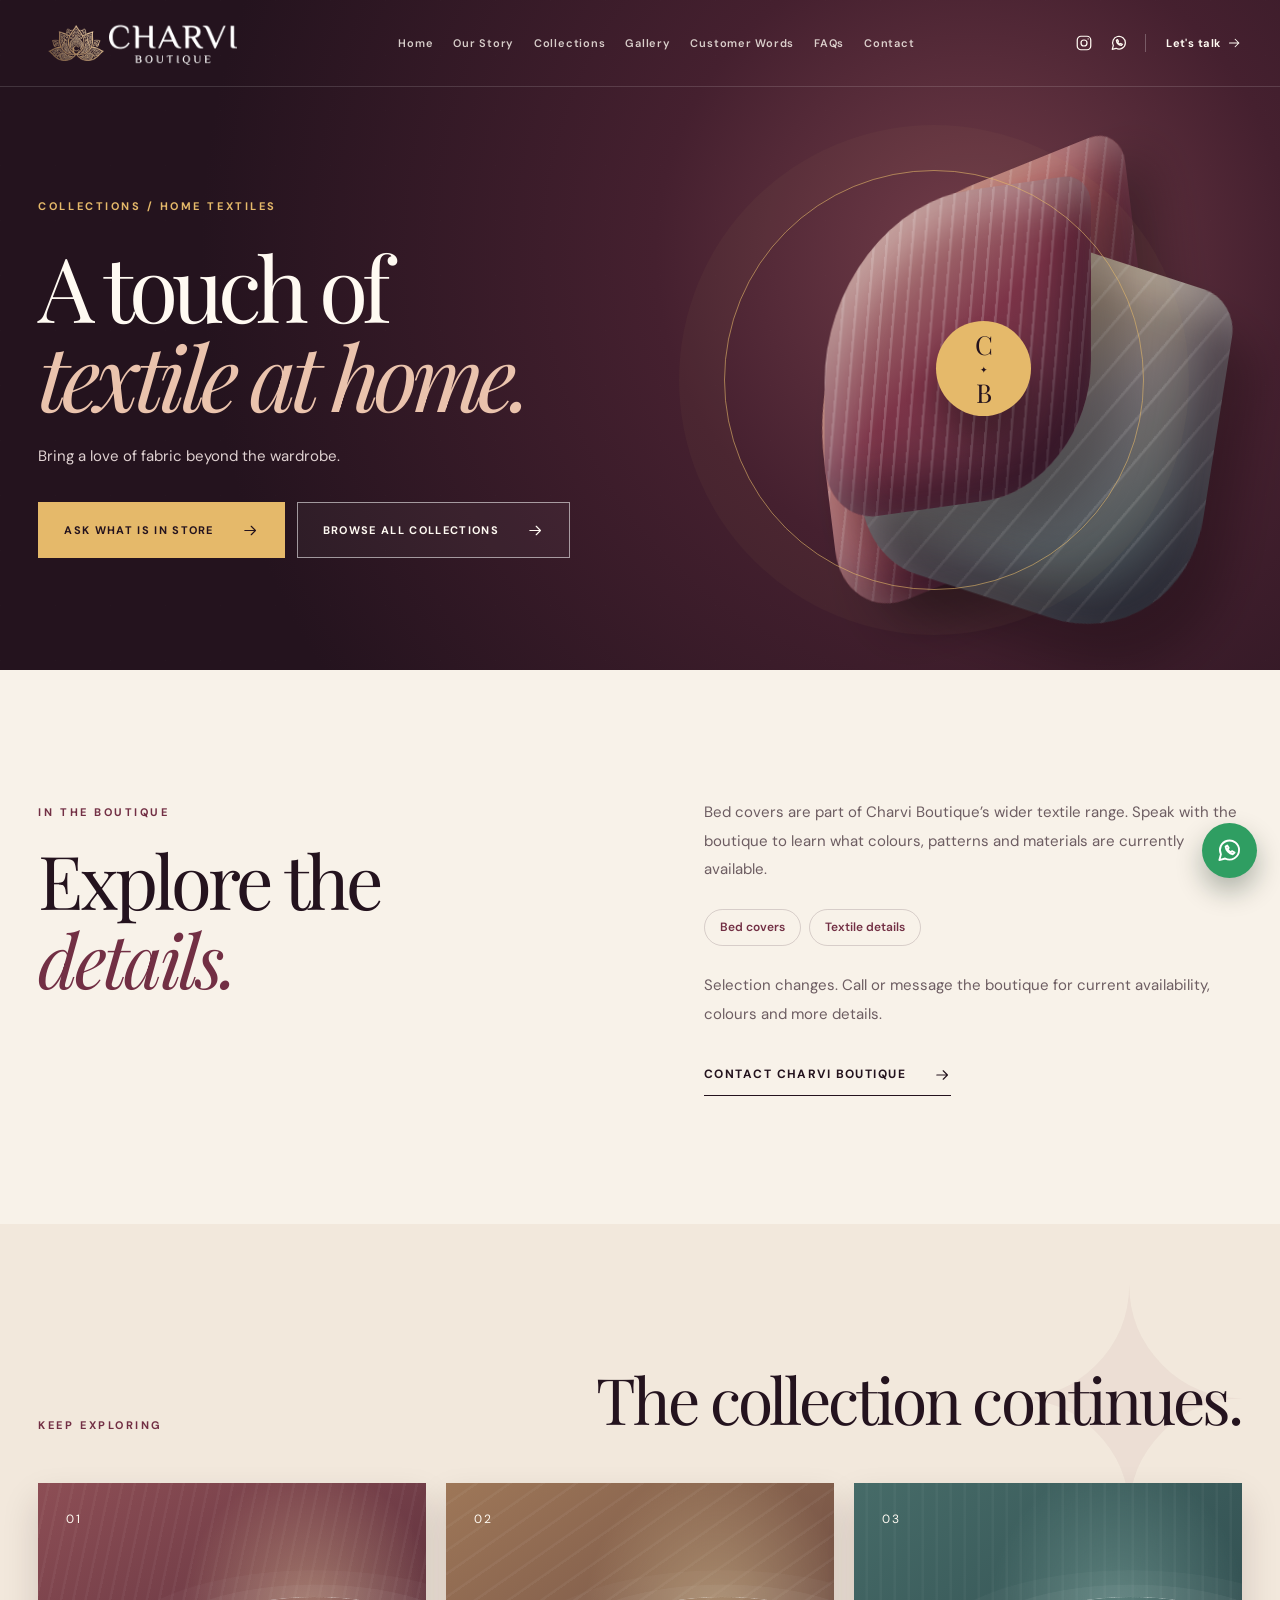
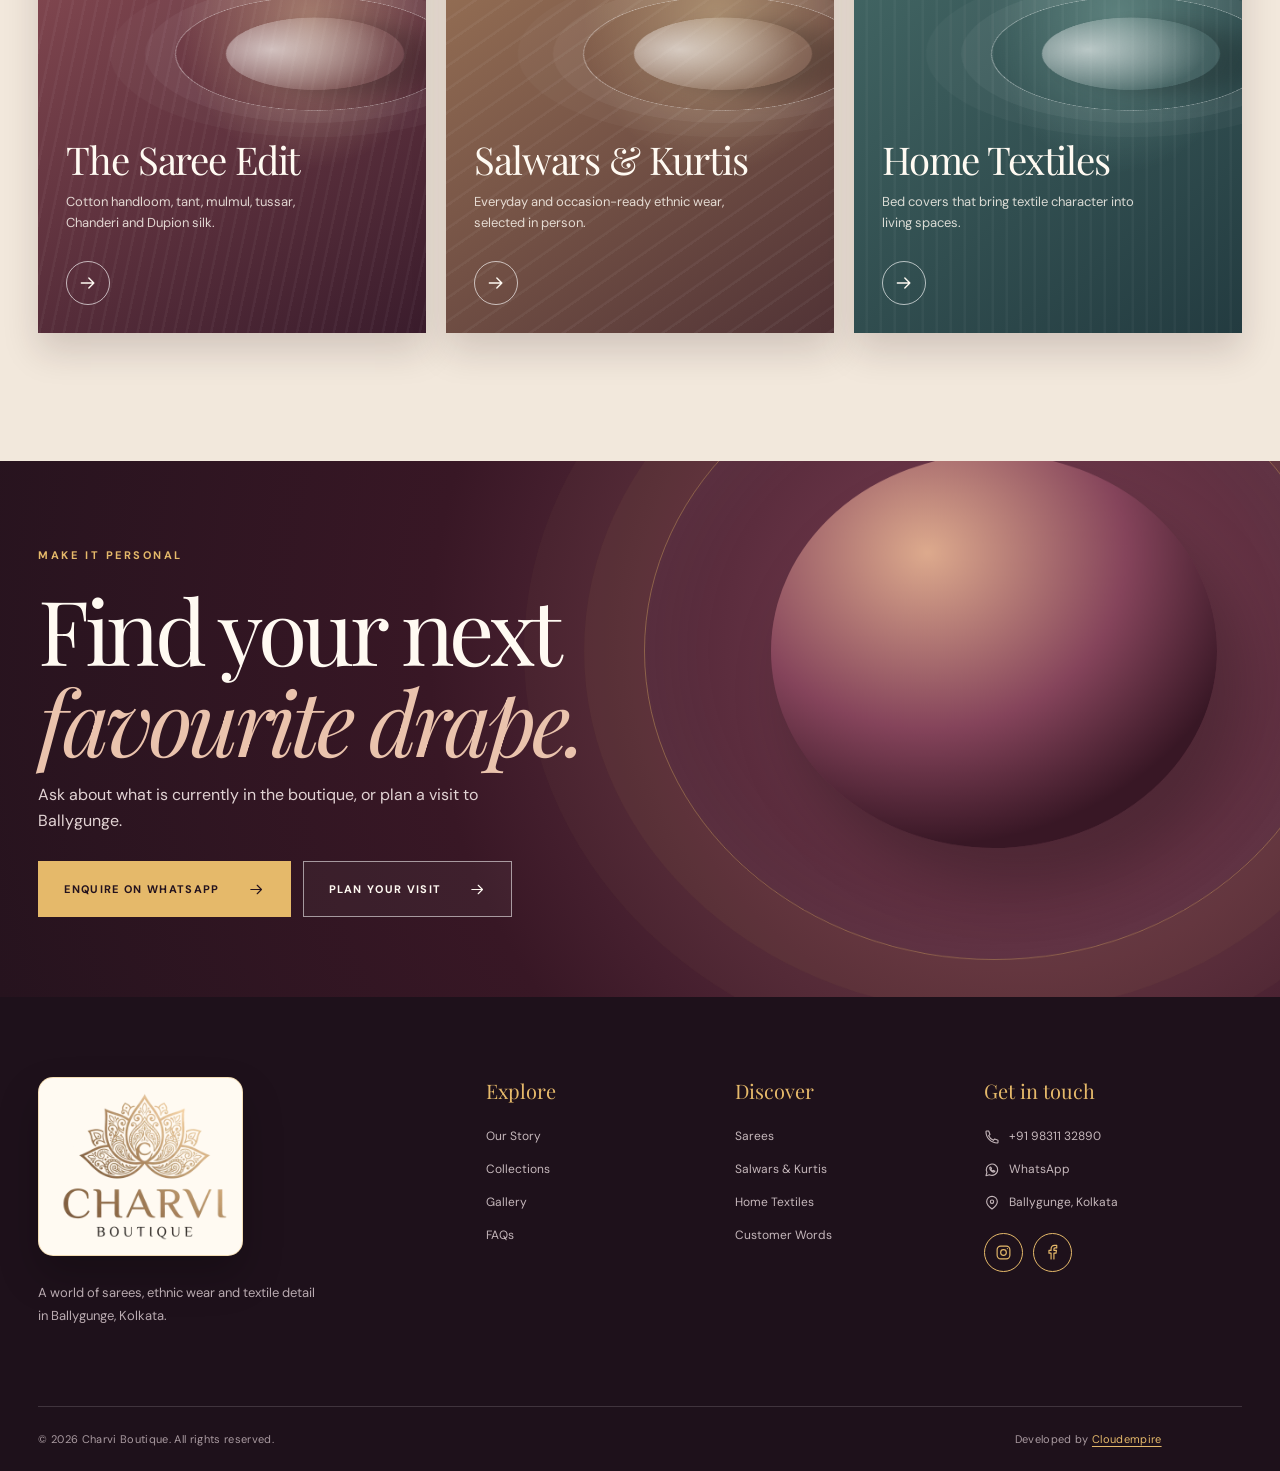
<file: collections/home-textiles/index.html>
<!doctype html><html lang="en"><head><meta charset="utf-8"><meta name="viewport" content="width=device-width, initial-scale=1"><link rel="icon" href="../../assets/images/favicon.ico" type="image/x-icon"><link rel="icon" href="../../assets/images/favicon-32.png" type="image/png" sizes="32x32"><link rel="icon" href="../../assets/images/favicon-192.png" type="image/png" sizes="192x192"><link rel="apple-touch-icon" href="../../assets/images/apple-touch-icon.png" sizes="180x180"><meta name="theme-color" content="#24131e"><title>Home Textiles | Charvi Boutique, Ballygunge</title><meta name="description" content="Ask Charvi Boutique about its bed cover selection and home textiles at the Ballygunge shop in Kolkata."><link rel="canonical" href="https://cloudempiretech.github.io/CharviBoutique/collections/home-textiles/"><meta property="og:type" content="website"><meta property="og:title" content="Home Textiles | Charvi Boutique, Ballygunge"><meta property="og:description" content="Ask Charvi Boutique about its bed cover selection and home textiles at the Ballygunge shop in Kolkata."><meta property="og:image" content="https://cloudempiretech.github.io/CharviBoutique/assets/images/boutique-3.jpg"><link rel="preconnect" href="https://fonts.googleapis.com"><link rel="preconnect" href="https://fonts.gstatic.com" crossorigin><link href="https://fonts.googleapis.com/css2?family=DM+Sans:wght@400;500;600;700&family=Playfair+Display:ital,wght@0,400;0,500;0,600;1,400;1,500&display=swap" rel="stylesheet"><link rel="stylesheet" href="../../assets/css/style.css"><script type="application/ld+json">{"@context": "https://schema.org", "@type": "ClothingStore", "name": "Charvi Boutique", "url": "https://cloudempiretech.github.io/CharviBoutique/", "logo": "https://cloudempiretech.github.io/CharviBoutique/assets/images/charvi-logo.png", "telephone": ["+91 98311 32890", "+91 94772 25097"], "address": {"@type": "PostalAddress", "streetAddress": "4B Baman Para Lane", "addressLocality": "Kolkata", "addressRegion": "West Bengal", "postalCode": "700019", "addressCountry": "IN"}, "sameAs": ["https://www.facebook.com/Charviboutique/", "https://www.instagram.com/thecharviboutique/"]}</script><script src="../../assets/js/site.js" defer></script></head><body data-page="Home Textiles"><svg xmlns="http://www.w3.org/2000/svg" class="icon-sprite" aria-hidden="true"><symbol id="i-arrow" viewBox="0 0 24 24"><path d="M4 12h15m-6-6 6 6-6 6"/></symbol><symbol id="i-phone" viewBox="0 0 24 24"><path d="M7 3H4a1 1 0 0 0-1 1c0 9.4 7.6 17 17 17a1 1 0 0 0 1-1v-3l-5-2-2 2a15 15 0 0 1-7-7l2-2-2-5Z"/></symbol><symbol id="i-pin" viewBox="0 0 24 24"><path d="M20 10c0 5-8 11-8 11S4 15 4 10a8 8 0 1 1 16 0Z"/><circle cx="12" cy="10" r="2.5"/></symbol><symbol id="i-insta" viewBox="0 0 24 24"><rect x="3" y="3" width="18" height="18" rx="5"/><circle cx="12" cy="12" r="4"/><path d="M17.5 6.5h.01"/></symbol><symbol id="i-facebook" viewBox="0 0 24 24"><path d="M14 21v-8h3l.5-4H14V7c0-1 .4-1.5 1.6-1.5H18V2h-3c-3.4 0-5 1.8-5 5v2H7v4h3v8"/></symbol><symbol id="i-whatsapp" viewBox="0 0 24 24"><path d="M20.5 11.6a8.5 8.5 0 0 1-12.4 7.5L3 20.5l1.4-5.1a8.5 8.5 0 1 1 16.1-3.8Z"/><path d="M8.5 8.5c.4 3.3 3.2 6.2 6.5 6.8l1.5-1.5-2.3-1.2-1.1 1a7 7 0 0 1-2.8-2.8l1-1.1-1.3-2.2-1.5 1Z"/></symbol><symbol id="i-menu" viewBox="0 0 24 24"><path d="M3 7h18M3 12h18M3 17h18"/></symbol><symbol id="i-close" viewBox="0 0 24 24"><path d="M5 5 19 19M19 5 5 19"/></symbol><symbol id="i-plus" viewBox="0 0 24 24"><path d="M12 4v16M4 12h16"/></symbol></svg><a class="skip-link" href="#main">Skip to content</a><div class="page-transition" aria-hidden="true"></div><header class="site-header"><div class="container header-inner"><a class="brand brand-lockup" href="../../" aria-label="Charvi Boutique home"><img class="brand-emblem" src="../../assets/images/charvi-emblem.png" alt="" width="360" height="196"><img class="brand-wordmark" src="../../assets/images/charvi-wordmark.png" alt="" width="560" height="192"></a><nav class="site-nav" id="site-nav" aria-label="Main navigation"><a href="../../" >Home</a><a href="../../about/" >Our Story</a><a href="../../collections/" >Collections</a><a href="../../gallery/" >Gallery</a><a href="../../testimonials/" >Customer Words</a><a href="../../faq/" >FAQs</a><a href="../../contact/" >Contact</a></nav><div class="header-actions"><a href="https://www.instagram.com/thecharviboutique/?hl=en" aria-label="Instagram" target="_blank" rel="noopener noreferrer"><svg class="icon" aria-hidden="true"><use href="#i-insta"></use></svg></a><a href="https://wa.me/919831132890" aria-label="WhatsApp Charvi Boutique" target="_blank" rel="noopener noreferrer"><svg class="icon" aria-hidden="true"><use href="#i-whatsapp"></use></svg></a><a class="header-contact" href="../../contact/">Let's talk <svg class="icon" aria-hidden="true"><use href="#i-arrow"></use></svg></a><button class="menu-toggle" type="button" aria-label="Open menu" aria-expanded="false" aria-controls="site-nav"><svg class="icon" aria-hidden="true"><use href="#i-menu"></use></svg></button></div></div></header><main id="main"><section class="page-hero detail-hero"><div class="container page-hero-grid"><div class="page-hero-copy"><span class="eyebrow hero-reveal">Collections / Home Textiles</span><h1 class="hero-reveal">A touch of<br><em>textile at home.</em></h1><p class="hero-reveal">Bring a love of fabric beyond the wardrobe.</p><div class="button-row hero-reveal"><a class="btn btn-gold" href="https://wa.me/919831132890?text=Hello%20Charvi%20Boutique%2C%20I%27d%20like%20to%20ask%20about%20Home%20Textiles." target="_blank" rel="noopener noreferrer"><span>Ask what is in store</span><svg class="icon" aria-hidden="true"><use href="#i-arrow"></use></svg></a><a class="btn btn-outline-light" href="../../collections/"><span>Browse all collections</span><svg class="icon" aria-hidden="true"><use href="#i-arrow"></use></svg></a></div></div><div class="page-hero-art "><div class="abstract-art" aria-hidden="true"><span class="fabric-fold fold-1"></span><span class="fabric-fold fold-2"></span><span class="fabric-fold fold-3"></span><span class="fabric-seal">C<span>✦</span>B</span></div><span class="art-circle"></span></div></div></section><section class="section-pad container split-story"><div class="reveal"><span class="eyebrow">In the boutique</span><h2>Explore the<br><em>details.</em></h2></div><div class="story-prose reveal"><p>Bed covers are part of Charvi Boutique’s wider textile range. Speak with the boutique to learn what colours, patterns and materials are currently available.</p><div class="chip-row"><span>Bed covers</span><span>Textile details</span></div><p>Selection changes. Call or message the boutique for current availability, colours and more details.</p><a class="text-link" href="../../contact/"><span>Contact Charvi Boutique</span><svg class="icon" aria-hidden="true"><use href="#i-arrow"></use></svg></a></div></section><section class="section-pad more-collections"><div class="container"><div class="section-head reveal"><span class="eyebrow">Keep exploring</span><h2>The collection continues.</h2></div><div class="collection-grid"><a class="collection-card tilt reveal saree" href="../../collections/sarees/"><span class="card-number">01</span><span class="card-orbit" aria-hidden="true"></span><span class="card-bottom"><strong>The Saree Edit</strong><small>Cotton handloom, tant, mulmul, tussar, Chanderi and Dupion silk.</small><span class="round-arrow"><svg class="icon" aria-hidden="true"><use href="#i-arrow"></use></svg></span></span></a><a class="collection-card tilt reveal wear" href="../../collections/salwar-kurtis/"><span class="card-number">02</span><span class="card-orbit" aria-hidden="true"></span><span class="card-bottom"><strong>Salwars & Kurtis</strong><small>Everyday and occasion-ready ethnic wear, selected in person.</small><span class="round-arrow"><svg class="icon" aria-hidden="true"><use href="#i-arrow"></use></svg></span></span></a><a class="collection-card tilt reveal home" href="../../collections/home-textiles/"><span class="card-number">03</span><span class="card-orbit" aria-hidden="true"></span><span class="card-bottom"><strong>Home Textiles</strong><small>Bed covers that bring textile character into living spaces.</small><span class="round-arrow"><svg class="icon" aria-hidden="true"><use href="#i-arrow"></use></svg></span></span></a></div></div></section><section class="contact-band"><div class="contact-band-inner reveal"><span class="eyebrow">Make it personal</span><h2>Find your next<br><em>favourite drape.</em></h2><p>Ask about what is currently in the boutique, or plan a visit to Ballygunge.</p><div class="button-row"><a class="btn btn-gold" href="https://wa.me/919831132890"><span>Enquire on WhatsApp</span><svg class="icon" aria-hidden="true"><use href="#i-arrow"></use></svg></a><a class="btn btn-outline-light" href="../../contact/"><span>Plan your visit</span><svg class="icon" aria-hidden="true"><use href="#i-arrow"></use></svg></a></div></div><div class="band-orb" aria-hidden="true"></div></section></main><footer class="site-footer"><div class="container footer-main"><div class="footer-brand"><a class="brand footer-logo" href="../../" aria-label="Charvi Boutique home"><picture><source type="image/webp" srcset="../../assets/images/charvi-logo.webp"><img src="../../assets/images/charvi-logo.png" alt="" decoding="async" width="800" height="680"></picture></a><p>A world of sarees, ethnic wear and textile detail in Ballygunge, Kolkata.</p></div><div class="footer-links"><h3>Explore</h3><a href="../../about/">Our Story</a><a href="../../collections/">Collections</a><a href="../../gallery/">Gallery</a><a href="../../faq/">FAQs</a></div><div class="footer-links"><h3>Discover</h3><a href="../../collections/sarees/">Sarees</a><a href="../../collections/salwar-kurtis/">Salwars & Kurtis</a><a href="../../collections/home-textiles/">Home Textiles</a><a href="../../testimonials/">Customer Words</a></div><div class="footer-contact"><h3>Get in touch</h3><a href="tel:+919831132890"><svg class="icon" aria-hidden="true"><use href="#i-phone"></use></svg> +91 98311 32890</a><a href="https://wa.me/919831132890" target="_blank" rel="noopener noreferrer"><svg class="icon" aria-hidden="true"><use href="#i-whatsapp"></use></svg> WhatsApp</a><a href="https://www.google.com/maps/search/?api=1&query=Charvi+Boutique+4B+Baman+Para+Lane+Ballygunge+Kolkata" target="_blank" rel="noopener noreferrer"><svg class="icon" aria-hidden="true"><use href="#i-pin"></use></svg> Ballygunge, Kolkata</a><div class="social-row"><a href="https://www.instagram.com/thecharviboutique/?hl=en" aria-label="Instagram" target="_blank" rel="noopener noreferrer"><svg class="icon" aria-hidden="true"><use href="#i-insta"></use></svg></a><a href="https://www.facebook.com/Charviboutique/" aria-label="Facebook" target="_blank" rel="noopener noreferrer"><svg class="icon" aria-hidden="true"><use href="#i-facebook"></use></svg></a></div></div></div><div class="container footer-bottom"><span>© 2026 Charvi Boutique. All rights reserved.</span><span>Developed by <a href="https://cloudempire.tech/" target="_blank" rel="noopener noreferrer">Cloudempire</a></span></div></footer><a class="float-whatsapp" href="https://wa.me/919831132890" aria-label="Chat with Charvi Boutique on WhatsApp" target="_blank" rel="noopener noreferrer"><svg class="icon" aria-hidden="true"><use href="#i-whatsapp"></use></svg></a></body></html>
</file>
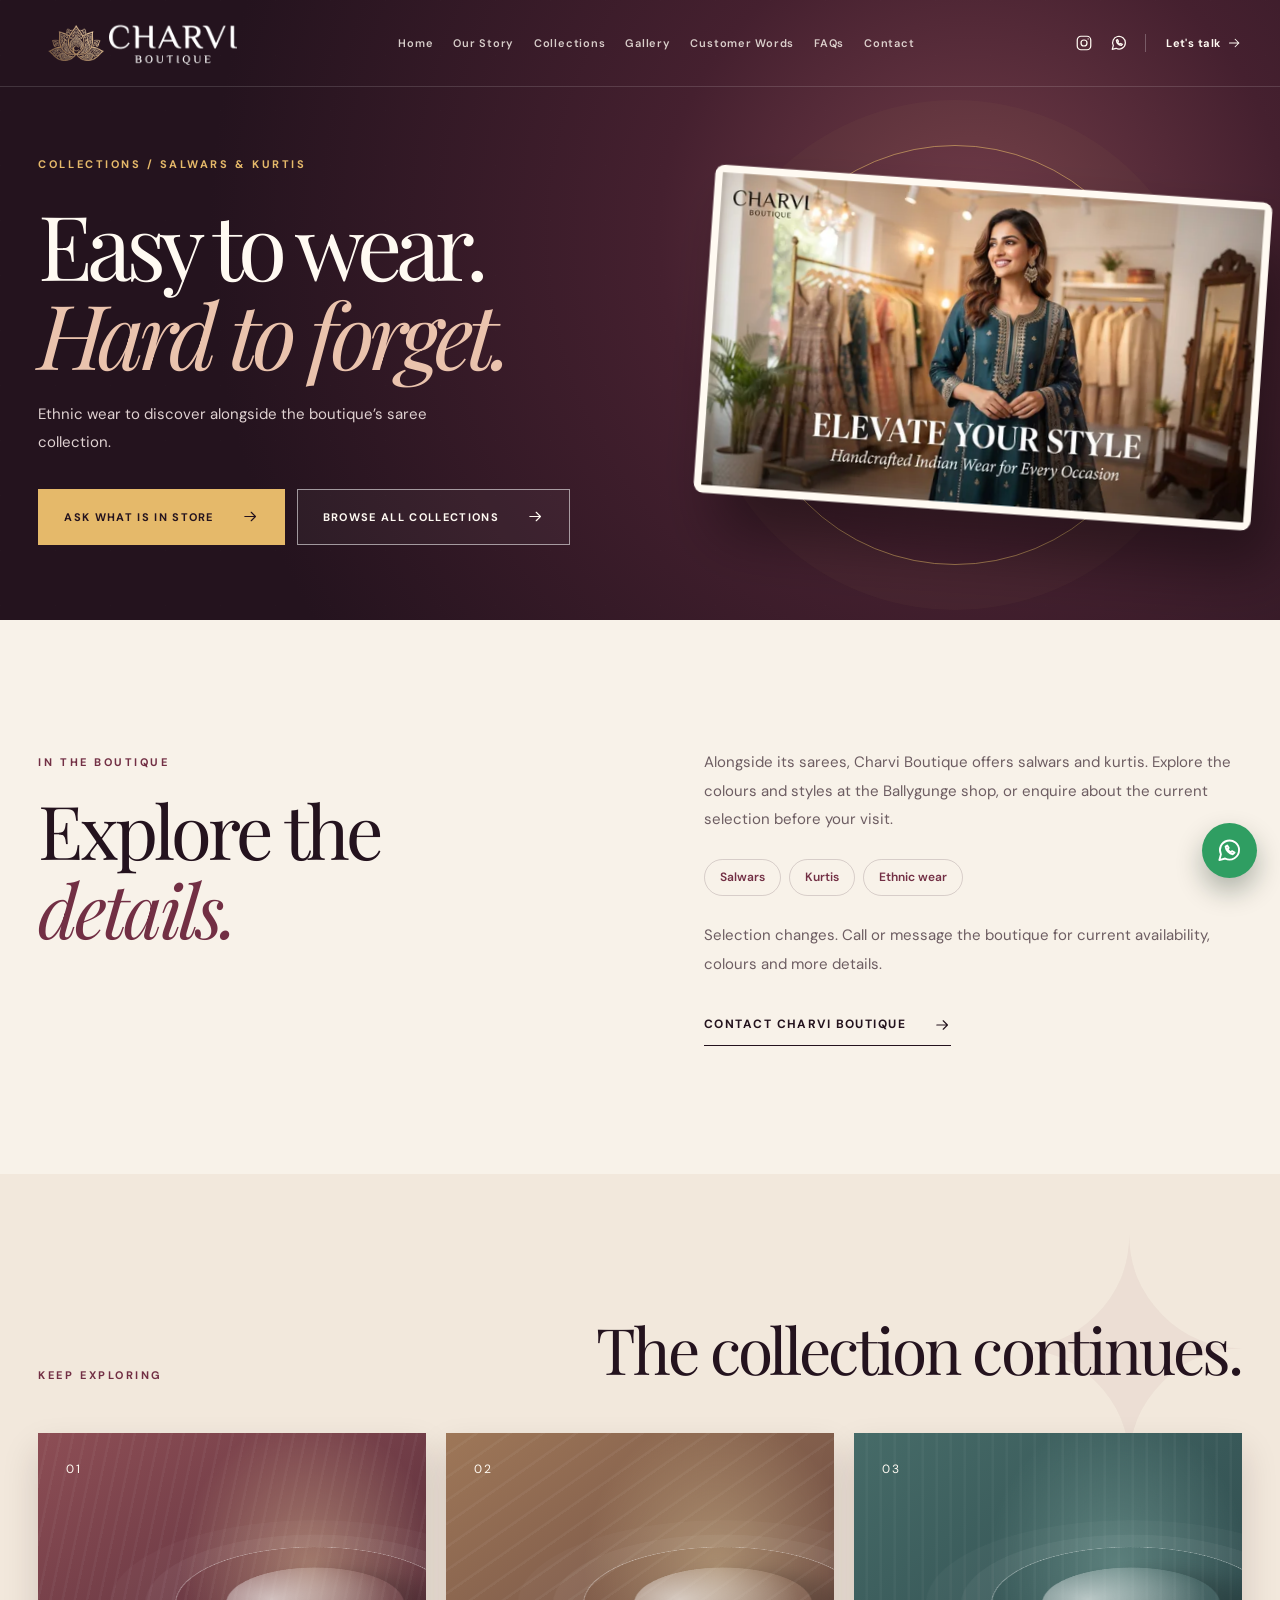
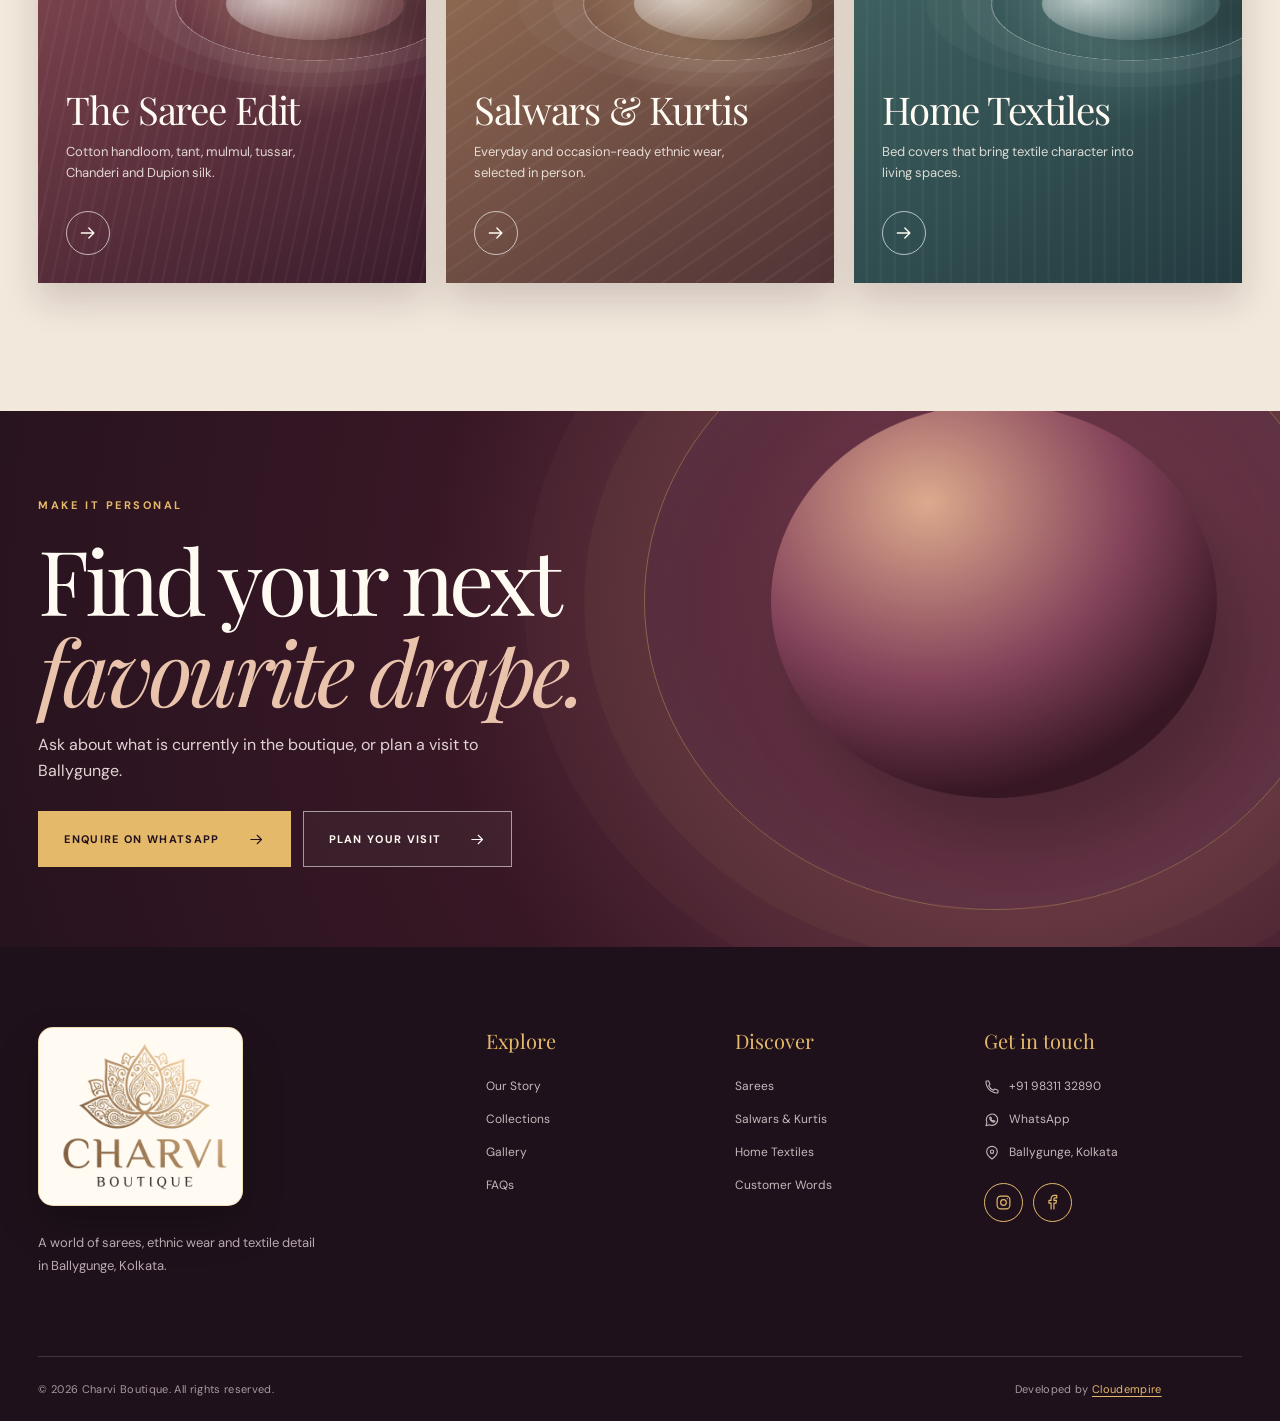
<file: collections/salwar-kurtis/index.html>
<!doctype html><html lang="en"><head><meta charset="utf-8"><meta name="viewport" content="width=device-width, initial-scale=1"><link rel="icon" href="../../assets/images/favicon.ico" type="image/x-icon"><link rel="icon" href="../../assets/images/favicon-32.png" type="image/png" sizes="32x32"><link rel="icon" href="../../assets/images/favicon-192.png" type="image/png" sizes="192x192"><link rel="apple-touch-icon" href="../../assets/images/apple-touch-icon.png" sizes="180x180"><meta name="theme-color" content="#24131e"><title>Salwars &amp; Kurtis in Ballygunge | Charvi Boutique</title><meta name="description" content="Discover ethnic wear at Charvi Boutique in Kolkata, including salwars and kurtis. Contact the boutique about current availability."><link rel="canonical" href="https://cloudempiretech.github.io/CharviBoutique/collections/salwar-kurtis/"><meta property="og:type" content="website"><meta property="og:title" content="Salwars &amp; Kurtis in Ballygunge | Charvi Boutique"><meta property="og:description" content="Discover ethnic wear at Charvi Boutique in Kolkata, including salwars and kurtis. Contact the boutique about current availability."><meta property="og:image" content="https://cloudempiretech.github.io/CharviBoutique/assets/images/hero-elevate.jpg"><link rel="preconnect" href="https://fonts.googleapis.com"><link rel="preconnect" href="https://fonts.gstatic.com" crossorigin><link href="https://fonts.googleapis.com/css2?family=DM+Sans:wght@400;500;600;700&family=Playfair+Display:ital,wght@0,400;0,500;0,600;1,400;1,500&display=swap" rel="stylesheet"><link rel="stylesheet" href="../../assets/css/style.css"><script type="application/ld+json">{"@context": "https://schema.org", "@type": "ClothingStore", "name": "Charvi Boutique", "url": "https://cloudempiretech.github.io/CharviBoutique/", "logo": "https://cloudempiretech.github.io/CharviBoutique/assets/images/charvi-logo.png", "telephone": ["+91 98311 32890", "+91 94772 25097"], "address": {"@type": "PostalAddress", "streetAddress": "4B Baman Para Lane", "addressLocality": "Kolkata", "addressRegion": "West Bengal", "postalCode": "700019", "addressCountry": "IN"}, "sameAs": ["https://www.facebook.com/Charviboutique/", "https://www.instagram.com/thecharviboutique/"]}</script><script src="../../assets/js/site.js" defer></script></head><body data-page="Salwars & Kurtis"><svg xmlns="http://www.w3.org/2000/svg" class="icon-sprite" aria-hidden="true"><symbol id="i-arrow" viewBox="0 0 24 24"><path d="M4 12h15m-6-6 6 6-6 6"/></symbol><symbol id="i-phone" viewBox="0 0 24 24"><path d="M7 3H4a1 1 0 0 0-1 1c0 9.4 7.6 17 17 17a1 1 0 0 0 1-1v-3l-5-2-2 2a15 15 0 0 1-7-7l2-2-2-5Z"/></symbol><symbol id="i-pin" viewBox="0 0 24 24"><path d="M20 10c0 5-8 11-8 11S4 15 4 10a8 8 0 1 1 16 0Z"/><circle cx="12" cy="10" r="2.5"/></symbol><symbol id="i-insta" viewBox="0 0 24 24"><rect x="3" y="3" width="18" height="18" rx="5"/><circle cx="12" cy="12" r="4"/><path d="M17.5 6.5h.01"/></symbol><symbol id="i-facebook" viewBox="0 0 24 24"><path d="M14 21v-8h3l.5-4H14V7c0-1 .4-1.5 1.6-1.5H18V2h-3c-3.4 0-5 1.8-5 5v2H7v4h3v8"/></symbol><symbol id="i-whatsapp" viewBox="0 0 24 24"><path d="M20.5 11.6a8.5 8.5 0 0 1-12.4 7.5L3 20.5l1.4-5.1a8.5 8.5 0 1 1 16.1-3.8Z"/><path d="M8.5 8.5c.4 3.3 3.2 6.2 6.5 6.8l1.5-1.5-2.3-1.2-1.1 1a7 7 0 0 1-2.8-2.8l1-1.1-1.3-2.2-1.5 1Z"/></symbol><symbol id="i-menu" viewBox="0 0 24 24"><path d="M3 7h18M3 12h18M3 17h18"/></symbol><symbol id="i-close" viewBox="0 0 24 24"><path d="M5 5 19 19M19 5 5 19"/></symbol><symbol id="i-plus" viewBox="0 0 24 24"><path d="M12 4v16M4 12h16"/></symbol></svg><a class="skip-link" href="#main">Skip to content</a><div class="page-transition" aria-hidden="true"></div><header class="site-header"><div class="container header-inner"><a class="brand brand-lockup" href="../../" aria-label="Charvi Boutique home"><img class="brand-emblem" src="../../assets/images/charvi-emblem.png" alt="" width="360" height="196"><img class="brand-wordmark" src="../../assets/images/charvi-wordmark.png" alt="" width="560" height="192"></a><nav class="site-nav" id="site-nav" aria-label="Main navigation"><a href="../../" >Home</a><a href="../../about/" >Our Story</a><a href="../../collections/" >Collections</a><a href="../../gallery/" >Gallery</a><a href="../../testimonials/" >Customer Words</a><a href="../../faq/" >FAQs</a><a href="../../contact/" >Contact</a></nav><div class="header-actions"><a href="https://www.instagram.com/thecharviboutique/?hl=en" aria-label="Instagram" target="_blank" rel="noopener noreferrer"><svg class="icon" aria-hidden="true"><use href="#i-insta"></use></svg></a><a href="https://wa.me/919831132890" aria-label="WhatsApp Charvi Boutique" target="_blank" rel="noopener noreferrer"><svg class="icon" aria-hidden="true"><use href="#i-whatsapp"></use></svg></a><a class="header-contact" href="../../contact/">Let's talk <svg class="icon" aria-hidden="true"><use href="#i-arrow"></use></svg></a><button class="menu-toggle" type="button" aria-label="Open menu" aria-expanded="false" aria-controls="site-nav"><svg class="icon" aria-hidden="true"><use href="#i-menu"></use></svg></button></div></div></header><main id="main"><section class="page-hero detail-hero"><div class="container page-hero-grid"><div class="page-hero-copy"><span class="eyebrow hero-reveal">Collections / Salwars & Kurtis</span><h1 class="hero-reveal">Easy to wear.<br><em>Hard to forget.</em></h1><p class="hero-reveal">Ethnic wear to discover alongside the boutique’s saree collection.</p><div class="button-row hero-reveal"><a class="btn btn-gold" href="https://wa.me/919831132890?text=Hello%20Charvi%20Boutique%2C%20I%27d%20like%20to%20ask%20about%20Salwars%20&%20Kurtis." target="_blank" rel="noopener noreferrer"><span>Ask what is in store</span><svg class="icon" aria-hidden="true"><use href="#i-arrow"></use></svg></a><a class="btn btn-outline-light" href="../../collections/"><span>Browse all collections</span><svg class="icon" aria-hidden="true"><use href="#i-arrow"></use></svg></a></div></div><div class="page-hero-art campaign-art"><picture class="campaign-image page-art-photo"><source type="image/webp" srcset="../../assets/images/hero-elevate-640.webp 640w, ../../assets/images/hero-elevate-1024.webp 1024w, ../../assets/images/hero-elevate-1536.webp 1536w" sizes="(max-width: 700px) calc(100vw - 36px), (max-width: 950px) 48vw, 44vw"><img src="../../assets/images/hero-elevate.jpg" alt="Charvi Boutique campaign artwork showing a woman in teal Indian wear, with Elevate Your Style lettering" loading="eager" decoding="async" fetchpriority="high" width="1536" height="887"></picture><span class="art-circle"></span></div></div></section><section class="section-pad container split-story"><div class="reveal"><span class="eyebrow">In the boutique</span><h2>Explore the<br><em>details.</em></h2></div><div class="story-prose reveal"><p>Alongside its sarees, Charvi Boutique offers salwars and kurtis. Explore the colours and styles at the Ballygunge shop, or enquire about the current selection before your visit.</p><div class="chip-row"><span>Salwars</span><span>Kurtis</span><span>Ethnic wear</span></div><p>Selection changes. Call or message the boutique for current availability, colours and more details.</p><a class="text-link" href="../../contact/"><span>Contact Charvi Boutique</span><svg class="icon" aria-hidden="true"><use href="#i-arrow"></use></svg></a></div></section><section class="section-pad more-collections"><div class="container"><div class="section-head reveal"><span class="eyebrow">Keep exploring</span><h2>The collection continues.</h2></div><div class="collection-grid"><a class="collection-card tilt reveal saree" href="../../collections/sarees/"><span class="card-number">01</span><span class="card-orbit" aria-hidden="true"></span><span class="card-bottom"><strong>The Saree Edit</strong><small>Cotton handloom, tant, mulmul, tussar, Chanderi and Dupion silk.</small><span class="round-arrow"><svg class="icon" aria-hidden="true"><use href="#i-arrow"></use></svg></span></span></a><a class="collection-card tilt reveal wear" href="../../collections/salwar-kurtis/"><span class="card-number">02</span><span class="card-orbit" aria-hidden="true"></span><span class="card-bottom"><strong>Salwars & Kurtis</strong><small>Everyday and occasion-ready ethnic wear, selected in person.</small><span class="round-arrow"><svg class="icon" aria-hidden="true"><use href="#i-arrow"></use></svg></span></span></a><a class="collection-card tilt reveal home" href="../../collections/home-textiles/"><span class="card-number">03</span><span class="card-orbit" aria-hidden="true"></span><span class="card-bottom"><strong>Home Textiles</strong><small>Bed covers that bring textile character into living spaces.</small><span class="round-arrow"><svg class="icon" aria-hidden="true"><use href="#i-arrow"></use></svg></span></span></a></div></div></section><section class="contact-band"><div class="contact-band-inner reveal"><span class="eyebrow">Make it personal</span><h2>Find your next<br><em>favourite drape.</em></h2><p>Ask about what is currently in the boutique, or plan a visit to Ballygunge.</p><div class="button-row"><a class="btn btn-gold" href="https://wa.me/919831132890"><span>Enquire on WhatsApp</span><svg class="icon" aria-hidden="true"><use href="#i-arrow"></use></svg></a><a class="btn btn-outline-light" href="../../contact/"><span>Plan your visit</span><svg class="icon" aria-hidden="true"><use href="#i-arrow"></use></svg></a></div></div><div class="band-orb" aria-hidden="true"></div></section></main><footer class="site-footer"><div class="container footer-main"><div class="footer-brand"><a class="brand footer-logo" href="../../" aria-label="Charvi Boutique home"><picture><source type="image/webp" srcset="../../assets/images/charvi-logo.webp"><img src="../../assets/images/charvi-logo.png" alt="" decoding="async" width="800" height="680"></picture></a><p>A world of sarees, ethnic wear and textile detail in Ballygunge, Kolkata.</p></div><div class="footer-links"><h3>Explore</h3><a href="../../about/">Our Story</a><a href="../../collections/">Collections</a><a href="../../gallery/">Gallery</a><a href="../../faq/">FAQs</a></div><div class="footer-links"><h3>Discover</h3><a href="../../collections/sarees/">Sarees</a><a href="../../collections/salwar-kurtis/">Salwars & Kurtis</a><a href="../../collections/home-textiles/">Home Textiles</a><a href="../../testimonials/">Customer Words</a></div><div class="footer-contact"><h3>Get in touch</h3><a href="tel:+919831132890"><svg class="icon" aria-hidden="true"><use href="#i-phone"></use></svg> +91 98311 32890</a><a href="https://wa.me/919831132890" target="_blank" rel="noopener noreferrer"><svg class="icon" aria-hidden="true"><use href="#i-whatsapp"></use></svg> WhatsApp</a><a href="https://www.google.com/maps/search/?api=1&query=Charvi+Boutique+4B+Baman+Para+Lane+Ballygunge+Kolkata" target="_blank" rel="noopener noreferrer"><svg class="icon" aria-hidden="true"><use href="#i-pin"></use></svg> Ballygunge, Kolkata</a><div class="social-row"><a href="https://www.instagram.com/thecharviboutique/?hl=en" aria-label="Instagram" target="_blank" rel="noopener noreferrer"><svg class="icon" aria-hidden="true"><use href="#i-insta"></use></svg></a><a href="https://www.facebook.com/Charviboutique/" aria-label="Facebook" target="_blank" rel="noopener noreferrer"><svg class="icon" aria-hidden="true"><use href="#i-facebook"></use></svg></a></div></div></div><div class="container footer-bottom"><span>© 2026 Charvi Boutique. All rights reserved.</span><span>Developed by <a href="https://cloudempire.tech/" target="_blank" rel="noopener noreferrer">Cloudempire</a></span></div></footer><a class="float-whatsapp" href="https://wa.me/919831132890" aria-label="Chat with Charvi Boutique on WhatsApp" target="_blank" rel="noopener noreferrer"><svg class="icon" aria-hidden="true"><use href="#i-whatsapp"></use></svg></a></body></html>
</file>
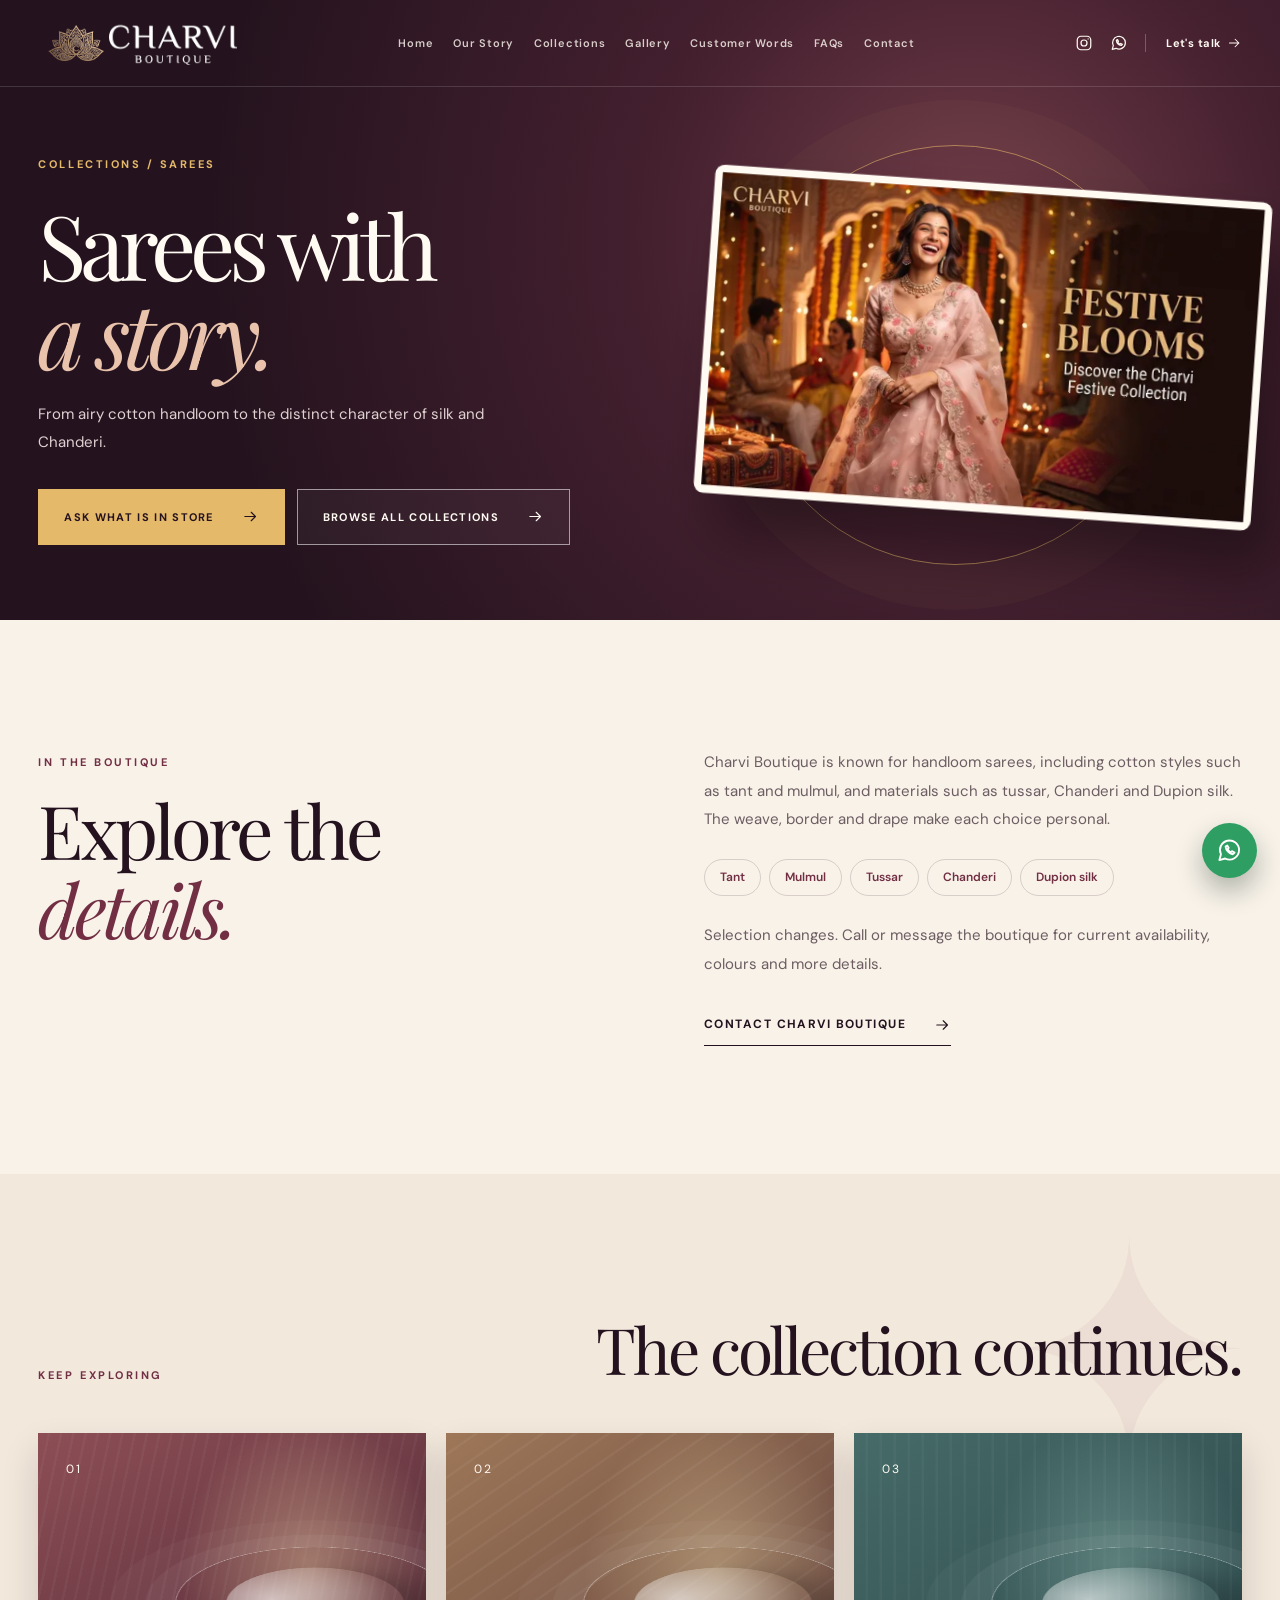
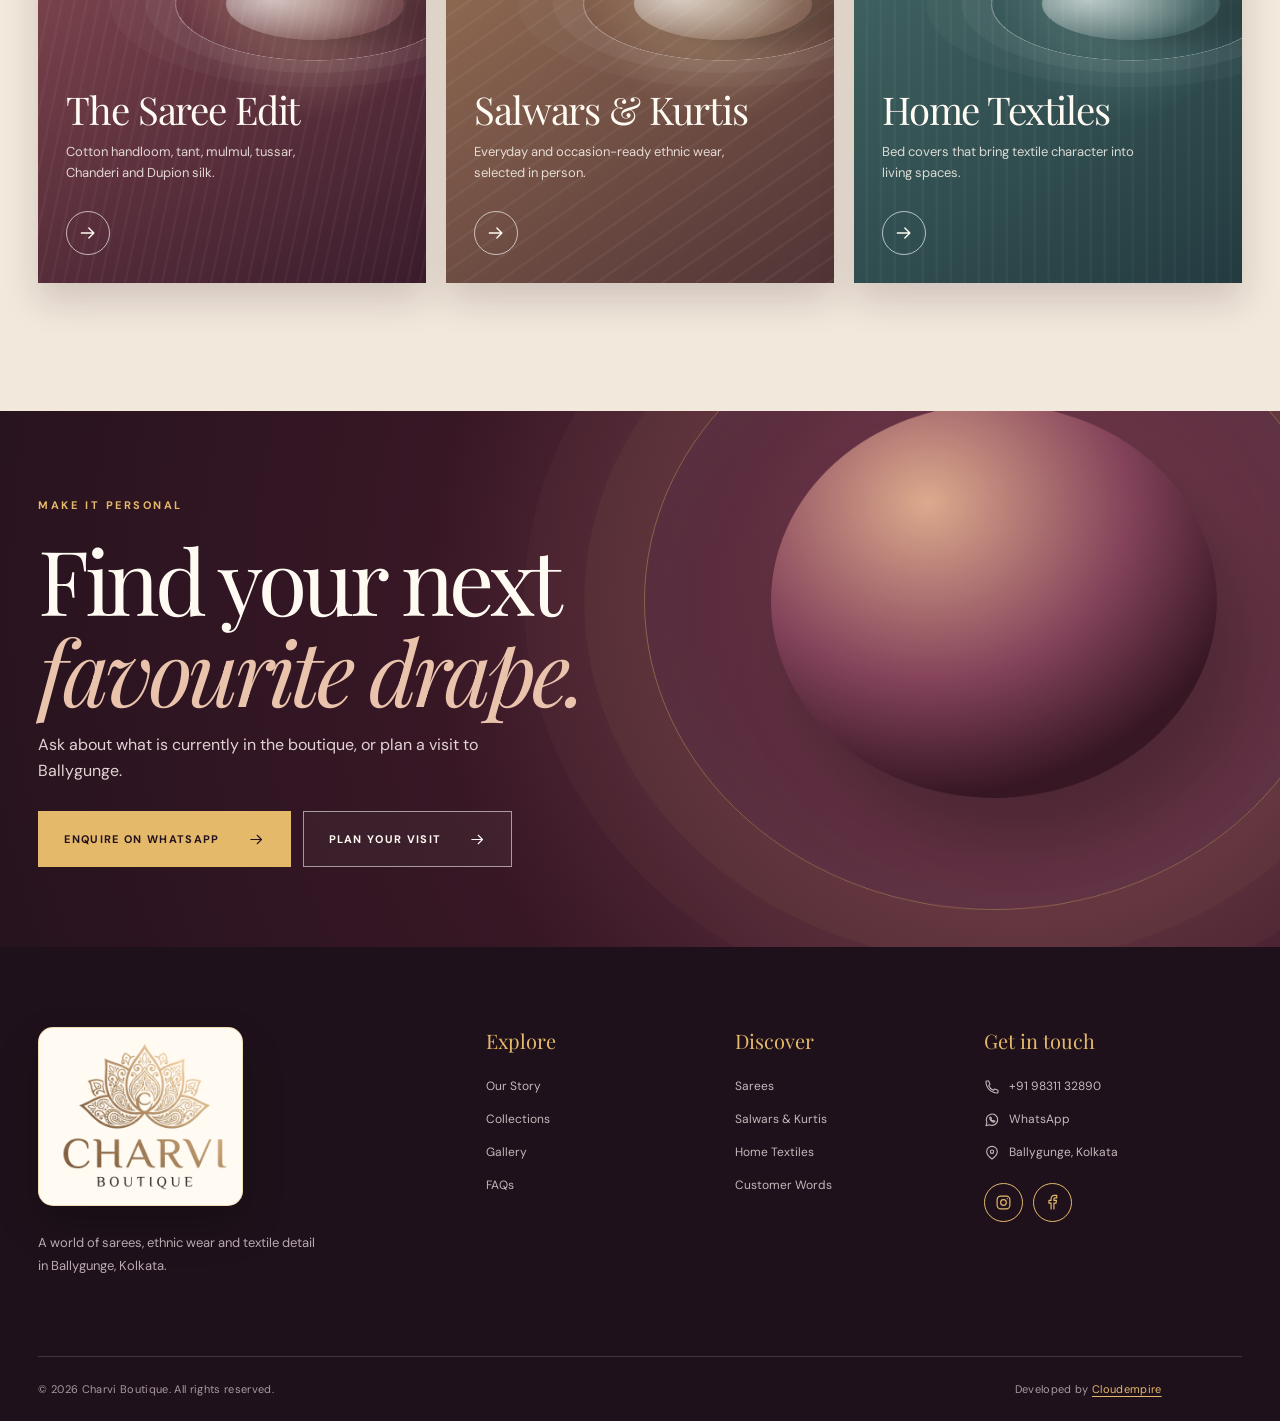
<file: collections/sarees/index.html>
<!doctype html><html lang="en"><head><meta charset="utf-8"><meta name="viewport" content="width=device-width, initial-scale=1"><link rel="icon" href="../../assets/images/favicon.ico" type="image/x-icon"><link rel="icon" href="../../assets/images/favicon-32.png" type="image/png" sizes="32x32"><link rel="icon" href="../../assets/images/favicon-192.png" type="image/png" sizes="192x192"><link rel="apple-touch-icon" href="../../assets/images/apple-touch-icon.png" sizes="180x180"><meta name="theme-color" content="#24131e"><title>Handloom Sarees in Ballygunge | Charvi Boutique</title><meta name="description" content="Explore Charvi Boutique’s saree selection, including cotton handloom, tussar, Chanderi and Dupion silk in Kolkata."><link rel="canonical" href="https://cloudempiretech.github.io/CharviBoutique/collections/sarees/"><meta property="og:type" content="website"><meta property="og:title" content="Handloom Sarees in Ballygunge | Charvi Boutique"><meta property="og:description" content="Explore Charvi Boutique’s saree selection, including cotton handloom, tussar, Chanderi and Dupion silk in Kolkata."><meta property="og:image" content="https://cloudempiretech.github.io/CharviBoutique/assets/images/hero-festive.jpg"><link rel="preconnect" href="https://fonts.googleapis.com"><link rel="preconnect" href="https://fonts.gstatic.com" crossorigin><link href="https://fonts.googleapis.com/css2?family=DM+Sans:wght@400;500;600;700&family=Playfair+Display:ital,wght@0,400;0,500;0,600;1,400;1,500&display=swap" rel="stylesheet"><link rel="stylesheet" href="../../assets/css/style.css"><script type="application/ld+json">{"@context": "https://schema.org", "@type": "ClothingStore", "name": "Charvi Boutique", "url": "https://cloudempiretech.github.io/CharviBoutique/", "logo": "https://cloudempiretech.github.io/CharviBoutique/assets/images/charvi-logo.png", "telephone": ["+91 98311 32890", "+91 94772 25097"], "address": {"@type": "PostalAddress", "streetAddress": "4B Baman Para Lane", "addressLocality": "Kolkata", "addressRegion": "West Bengal", "postalCode": "700019", "addressCountry": "IN"}, "sameAs": ["https://www.facebook.com/Charviboutique/", "https://www.instagram.com/thecharviboutique/"]}</script><script src="../../assets/js/site.js" defer></script></head><body data-page="Sarees"><svg xmlns="http://www.w3.org/2000/svg" class="icon-sprite" aria-hidden="true"><symbol id="i-arrow" viewBox="0 0 24 24"><path d="M4 12h15m-6-6 6 6-6 6"/></symbol><symbol id="i-phone" viewBox="0 0 24 24"><path d="M7 3H4a1 1 0 0 0-1 1c0 9.4 7.6 17 17 17a1 1 0 0 0 1-1v-3l-5-2-2 2a15 15 0 0 1-7-7l2-2-2-5Z"/></symbol><symbol id="i-pin" viewBox="0 0 24 24"><path d="M20 10c0 5-8 11-8 11S4 15 4 10a8 8 0 1 1 16 0Z"/><circle cx="12" cy="10" r="2.5"/></symbol><symbol id="i-insta" viewBox="0 0 24 24"><rect x="3" y="3" width="18" height="18" rx="5"/><circle cx="12" cy="12" r="4"/><path d="M17.5 6.5h.01"/></symbol><symbol id="i-facebook" viewBox="0 0 24 24"><path d="M14 21v-8h3l.5-4H14V7c0-1 .4-1.5 1.6-1.5H18V2h-3c-3.4 0-5 1.8-5 5v2H7v4h3v8"/></symbol><symbol id="i-whatsapp" viewBox="0 0 24 24"><path d="M20.5 11.6a8.5 8.5 0 0 1-12.4 7.5L3 20.5l1.4-5.1a8.5 8.5 0 1 1 16.1-3.8Z"/><path d="M8.5 8.5c.4 3.3 3.2 6.2 6.5 6.8l1.5-1.5-2.3-1.2-1.1 1a7 7 0 0 1-2.8-2.8l1-1.1-1.3-2.2-1.5 1Z"/></symbol><symbol id="i-menu" viewBox="0 0 24 24"><path d="M3 7h18M3 12h18M3 17h18"/></symbol><symbol id="i-close" viewBox="0 0 24 24"><path d="M5 5 19 19M19 5 5 19"/></symbol><symbol id="i-plus" viewBox="0 0 24 24"><path d="M12 4v16M4 12h16"/></symbol></svg><a class="skip-link" href="#main">Skip to content</a><div class="page-transition" aria-hidden="true"></div><header class="site-header"><div class="container header-inner"><a class="brand brand-lockup" href="../../" aria-label="Charvi Boutique home"><img class="brand-emblem" src="../../assets/images/charvi-emblem.png" alt="" width="360" height="196"><img class="brand-wordmark" src="../../assets/images/charvi-wordmark.png" alt="" width="560" height="192"></a><nav class="site-nav" id="site-nav" aria-label="Main navigation"><a href="../../" >Home</a><a href="../../about/" >Our Story</a><a href="../../collections/" >Collections</a><a href="../../gallery/" >Gallery</a><a href="../../testimonials/" >Customer Words</a><a href="../../faq/" >FAQs</a><a href="../../contact/" >Contact</a></nav><div class="header-actions"><a href="https://www.instagram.com/thecharviboutique/?hl=en" aria-label="Instagram" target="_blank" rel="noopener noreferrer"><svg class="icon" aria-hidden="true"><use href="#i-insta"></use></svg></a><a href="https://wa.me/919831132890" aria-label="WhatsApp Charvi Boutique" target="_blank" rel="noopener noreferrer"><svg class="icon" aria-hidden="true"><use href="#i-whatsapp"></use></svg></a><a class="header-contact" href="../../contact/">Let's talk <svg class="icon" aria-hidden="true"><use href="#i-arrow"></use></svg></a><button class="menu-toggle" type="button" aria-label="Open menu" aria-expanded="false" aria-controls="site-nav"><svg class="icon" aria-hidden="true"><use href="#i-menu"></use></svg></button></div></div></header><main id="main"><section class="page-hero detail-hero"><div class="container page-hero-grid"><div class="page-hero-copy"><span class="eyebrow hero-reveal">Collections / Sarees</span><h1 class="hero-reveal">Sarees with<br><em>a story.</em></h1><p class="hero-reveal">From airy cotton handloom to the distinct character of silk and Chanderi.</p><div class="button-row hero-reveal"><a class="btn btn-gold" href="https://wa.me/919831132890?text=Hello%20Charvi%20Boutique%2C%20I%27d%20like%20to%20ask%20about%20Sarees." target="_blank" rel="noopener noreferrer"><span>Ask what is in store</span><svg class="icon" aria-hidden="true"><use href="#i-arrow"></use></svg></a><a class="btn btn-outline-light" href="../../collections/"><span>Browse all collections</span><svg class="icon" aria-hidden="true"><use href="#i-arrow"></use></svg></a></div></div><div class="page-hero-art campaign-art"><picture class="campaign-image page-art-photo"><source type="image/webp" srcset="../../assets/images/hero-festive-640.webp 640w, ../../assets/images/hero-festive-1024.webp 1024w, ../../assets/images/hero-festive-1536.webp 1536w" sizes="(max-width: 700px) calc(100vw - 36px), (max-width: 950px) 48vw, 44vw"><img src="../../assets/images/hero-festive.jpg" alt="Charvi Boutique festive campaign artwork showing a woman in a pink saree, with Festive Blooms lettering" loading="eager" decoding="async" fetchpriority="high" width="1536" height="887"></picture><span class="art-circle"></span></div></div></section><section class="section-pad container split-story"><div class="reveal"><span class="eyebrow">In the boutique</span><h2>Explore the<br><em>details.</em></h2></div><div class="story-prose reveal"><p>Charvi Boutique is known for handloom sarees, including cotton styles such as tant and mulmul, and materials such as tussar, Chanderi and Dupion silk. The weave, border and drape make each choice personal.</p><div class="chip-row"><span>Tant</span><span>Mulmul</span><span>Tussar</span><span>Chanderi</span><span>Dupion silk</span></div><p>Selection changes. Call or message the boutique for current availability, colours and more details.</p><a class="text-link" href="../../contact/"><span>Contact Charvi Boutique</span><svg class="icon" aria-hidden="true"><use href="#i-arrow"></use></svg></a></div></section><section class="section-pad more-collections"><div class="container"><div class="section-head reveal"><span class="eyebrow">Keep exploring</span><h2>The collection continues.</h2></div><div class="collection-grid"><a class="collection-card tilt reveal saree" href="../../collections/sarees/"><span class="card-number">01</span><span class="card-orbit" aria-hidden="true"></span><span class="card-bottom"><strong>The Saree Edit</strong><small>Cotton handloom, tant, mulmul, tussar, Chanderi and Dupion silk.</small><span class="round-arrow"><svg class="icon" aria-hidden="true"><use href="#i-arrow"></use></svg></span></span></a><a class="collection-card tilt reveal wear" href="../../collections/salwar-kurtis/"><span class="card-number">02</span><span class="card-orbit" aria-hidden="true"></span><span class="card-bottom"><strong>Salwars & Kurtis</strong><small>Everyday and occasion-ready ethnic wear, selected in person.</small><span class="round-arrow"><svg class="icon" aria-hidden="true"><use href="#i-arrow"></use></svg></span></span></a><a class="collection-card tilt reveal home" href="../../collections/home-textiles/"><span class="card-number">03</span><span class="card-orbit" aria-hidden="true"></span><span class="card-bottom"><strong>Home Textiles</strong><small>Bed covers that bring textile character into living spaces.</small><span class="round-arrow"><svg class="icon" aria-hidden="true"><use href="#i-arrow"></use></svg></span></span></a></div></div></section><section class="contact-band"><div class="contact-band-inner reveal"><span class="eyebrow">Make it personal</span><h2>Find your next<br><em>favourite drape.</em></h2><p>Ask about what is currently in the boutique, or plan a visit to Ballygunge.</p><div class="button-row"><a class="btn btn-gold" href="https://wa.me/919831132890"><span>Enquire on WhatsApp</span><svg class="icon" aria-hidden="true"><use href="#i-arrow"></use></svg></a><a class="btn btn-outline-light" href="../../contact/"><span>Plan your visit</span><svg class="icon" aria-hidden="true"><use href="#i-arrow"></use></svg></a></div></div><div class="band-orb" aria-hidden="true"></div></section></main><footer class="site-footer"><div class="container footer-main"><div class="footer-brand"><a class="brand footer-logo" href="../../" aria-label="Charvi Boutique home"><picture><source type="image/webp" srcset="../../assets/images/charvi-logo.webp"><img src="../../assets/images/charvi-logo.png" alt="" decoding="async" width="800" height="680"></picture></a><p>A world of sarees, ethnic wear and textile detail in Ballygunge, Kolkata.</p></div><div class="footer-links"><h3>Explore</h3><a href="../../about/">Our Story</a><a href="../../collections/">Collections</a><a href="../../gallery/">Gallery</a><a href="../../faq/">FAQs</a></div><div class="footer-links"><h3>Discover</h3><a href="../../collections/sarees/">Sarees</a><a href="../../collections/salwar-kurtis/">Salwars & Kurtis</a><a href="../../collections/home-textiles/">Home Textiles</a><a href="../../testimonials/">Customer Words</a></div><div class="footer-contact"><h3>Get in touch</h3><a href="tel:+919831132890"><svg class="icon" aria-hidden="true"><use href="#i-phone"></use></svg> +91 98311 32890</a><a href="https://wa.me/919831132890" target="_blank" rel="noopener noreferrer"><svg class="icon" aria-hidden="true"><use href="#i-whatsapp"></use></svg> WhatsApp</a><a href="https://www.google.com/maps/search/?api=1&query=Charvi+Boutique+4B+Baman+Para+Lane+Ballygunge+Kolkata" target="_blank" rel="noopener noreferrer"><svg class="icon" aria-hidden="true"><use href="#i-pin"></use></svg> Ballygunge, Kolkata</a><div class="social-row"><a href="https://www.instagram.com/thecharviboutique/?hl=en" aria-label="Instagram" target="_blank" rel="noopener noreferrer"><svg class="icon" aria-hidden="true"><use href="#i-insta"></use></svg></a><a href="https://www.facebook.com/Charviboutique/" aria-label="Facebook" target="_blank" rel="noopener noreferrer"><svg class="icon" aria-hidden="true"><use href="#i-facebook"></use></svg></a></div></div></div><div class="container footer-bottom"><span>© 2026 Charvi Boutique. All rights reserved.</span><span>Developed by <a href="https://cloudempire.tech/" target="_blank" rel="noopener noreferrer">Cloudempire</a></span></div></footer><a class="float-whatsapp" href="https://wa.me/919831132890" aria-label="Chat with Charvi Boutique on WhatsApp" target="_blank" rel="noopener noreferrer"><svg class="icon" aria-hidden="true"><use href="#i-whatsapp"></use></svg></a></body></html>
</file>
<file: assets/css/style.css>
:root{--ink:#24131e;--plum:#381725;--plum2:#4b2031;--wine:#722f44;--rose:#d8a0a0;--gold:#e5b96a;--cream:#f8f2e9;--paper:#f2e8dc;--muted:#6d5d62;--line:rgba(58,29,42,.17);--white:#fffaf2;--serif:'Playfair Display',Georgia,serif;--sans:'DM Sans',Arial,sans-serif;scroll-behavior:smooth}
*{box-sizing:border-box}html{overflow-x:hidden}body{margin:0;background:var(--cream);color:var(--ink);font-family:var(--sans);font-size:16px;line-height:1.65;overflow-x:hidden}img{max-width:100%;display:block}picture{display:block}a{color:inherit;text-decoration:none}button,input,select,textarea{font:inherit}button{cursor:pointer}::selection{background:var(--gold);color:var(--ink)}:focus-visible{outline:3px solid var(--gold);outline-offset:4px}.icon-sprite{position:absolute;width:0;height:0;overflow:hidden}.icon{width:20px;height:20px;fill:none;stroke:currentColor;stroke-width:1.65;stroke-linecap:round;stroke-linejoin:round;flex:none}.container{width:min(100% - 6vw,1380px);margin-inline:auto}.section-pad{padding:clamp(80px,10vw,150px) 0}.eyebrow{display:inline-block;color:var(--wine);font-size:11px;font-weight:700;line-height:1.4;letter-spacing:.23em;text-transform:uppercase}.section-head{display:flex;align-items:end;justify-content:space-between;gap:32px;margin-bottom:50px}.section-head h2{max-width:650px;margin:12px 0 0;font:400 clamp(44px,5vw,78px)/1.08 var(--serif);letter-spacing:-.045em}.section-head p{max-width:330px;margin:0 0 7px;color:var(--muted);font-size:14px}h1,h2,h3,p,blockquote{overflow-wrap:break-word}h2 em,h1 em{font-weight:400;color:var(--wine)}
.skip-link{position:fixed;z-index:1000;top:-100px;left:15px;background:var(--gold);padding:10px 16px}.skip-link:focus{top:15px}.page-transition{position:fixed;z-index:101;inset:0;background:var(--gold);transform:scaleY(0);transform-origin:bottom;pointer-events:none}.page-transition.active{animation:pageOut .55s ease forwards}@keyframes pageOut{to{transform:scaleY(1)}}
.site-header{position:absolute;z-index:50;top:0;left:0;width:100%;color:var(--white);border-bottom:1px solid rgba(255,255,255,.14)}.header-inner{height:86px;display:flex;align-items:center;gap:32px}.brand{display:inline-flex;align-items:center;gap:11px;white-space:nowrap;flex:none}.brand-mark{display:grid;place-items:center;position:relative;width:48px;height:48px;border:1px solid rgba(229,185,106,.72);border-radius:50%;font:500 17px/1 var(--serif);letter-spacing:-.08em;color:var(--gold)}.brand-mark>span{font-size:7px;margin:0 1px}.brand-name{display:flex;flex-direction:column;font:500 23px/1 var(--serif);letter-spacing:.015em}.brand-name small{font:600 7px/1.8 var(--sans);letter-spacing:.45em;margin-left:2px}.site-nav{display:flex;align-items:center;justify-content:center;gap:clamp(13px,1.55vw,26px);margin-left:auto}.site-nav a{font-size:11px;font-weight:600;letter-spacing:.07em;opacity:.8;position:relative;transition:opacity .25s,transform .25s}.site-nav a:after{content:'';height:1px;background:var(--gold);position:absolute;bottom:-7px;left:0;right:100%;transition:right .3s}.site-nav a:hover,.site-nav a[aria-current]{opacity:1;transform:translateY(-2px)}.site-nav a:hover:after,.site-nav a[aria-current]:after{right:0}.header-actions{display:flex;align-items:center;gap:17px;margin-left:auto}.header-actions>a:not(.header-contact){display:grid;place-items:center;transition:transform .3s,color .3s}.header-actions>a:hover{color:var(--gold);transform:translateY(-3px)}.header-actions .icon{width:18px;height:18px}.header-contact{display:inline-flex;gap:6px;align-items:center;border-left:1px solid rgba(255,255,255,.25);padding-left:20px;font-size:11px;font-weight:700;letter-spacing:.04em;white-space:nowrap}.header-contact .icon{width:15px}.menu-toggle{display:none;background:none;border:0;color:inherit;padding:8px}.menu-toggle .icon{width:26px;height:26px}
.btn{display:inline-flex;align-items:center;justify-content:space-between;gap:28px;min-height:56px;padding:0 25px;border:1px solid transparent;font-size:11px;font-weight:700;letter-spacing:.12em;text-transform:uppercase;transition:transform .35s,box-shadow .35s,background .35s,color .35s;position:relative;overflow:hidden;isolation:isolate}.btn:before{content:'';position:absolute;z-index:-1;inset:0;background:linear-gradient(120deg,transparent 20%,rgba(255,255,255,.42) 50%,transparent 80%);transform:translateX(-145%) skewX(-25deg);transition:transform .65s}.btn:hover{transform:translateY(-4px);box-shadow:0 16px 32px rgba(20,5,12,.22)}.btn:hover:before{transform:translateX(145%) skewX(-25deg)}.btn .icon{width:17px;height:17px;transition:transform .3s}.btn:hover .icon{transform:translateX(5px)}.btn-gold{background:var(--gold);color:var(--ink)}.btn-outline-light{color:var(--white);border-color:rgba(255,255,255,.55);background:rgba(255,255,255,.04)}.btn-outline-light:hover{background:rgba(255,255,255,.13)}.button-row{display:flex;align-items:center;flex-wrap:wrap;gap:12px}.text-link{display:inline-flex;align-items:center;gap:28px;padding:10px 0;border-bottom:1px solid currentColor;font-size:12px;font-weight:700;letter-spacing:.12em;text-transform:uppercase;transition:gap .3s,color .3s}.text-link:hover{gap:38px;color:var(--wine)}.text-link .icon{width:17px}
.home-hero,.page-hero{background:radial-gradient(circle at 76% 38%,#723d49 0,#45202f 30%,#24131e 73%);color:var(--white);position:relative;isolation:isolate;overflow:hidden}.home-hero:before,.page-hero:before{content:'';position:absolute;inset:0;background-image:linear-gradient(115deg,rgba(255,255,255,.03) 1px,transparent 1px);background-size:55px 55px;opacity:.35;pointer-events:none}.home-hero{min-height:min(880px,100vh);padding:155px 0 38px}.hero-glow{position:absolute;width:45vw;height:45vw;border-radius:50%;top:13%;right:-9%;background:#b4575c;filter:blur(110px);opacity:.13}.hero-grid{display:grid;grid-template-columns:1fr 1.05fr;align-items:center;gap:3vw;min-height:600px}.hero-copy{position:relative;z-index:3;padding-bottom:20px}.hero-copy .eyebrow,.page-hero-copy .eyebrow{color:var(--gold)}.hero-copy h1,.page-hero-copy h1{margin:24px 0 22px;font:400 clamp(69px,7.3vw,122px)/.99 var(--serif);letter-spacing:-.067em}.hero-copy h1 em,.page-hero-copy h1 em{color:#eac3ad;white-space:nowrap}.hero-copy>p,.page-hero-copy>p{max-width:450px;color:#dfd1d1;font-size:15px;line-height:1.9;margin:0 0 32px}.hero-social{display:flex;align-items:center;gap:18px;margin-top:52px;color:var(--rose)}.hero-social span{font-size:10px;text-transform:uppercase;letter-spacing:.18em}.hero-social a{display:grid;place-items:center;border:1px solid rgba(255,255,255,.25);width:38px;height:38px;border-radius:50%;transition:transform .3s,background .3s}.hero-social a:hover{transform:translateY(-4px);background:rgba(255,255,255,.14)}.hero-social .icon{width:16px;height:16px}.hero-bottom{display:flex;justify-content:space-between;position:relative;z-index:2;color:rgba(255,255,255,.52);font-size:10px;letter-spacing:.16em;text-transform:uppercase;margin-top:20px}.hero-stage{position:relative;height:610px;transform-style:preserve-3d;perspective:1100px;will-change:transform}.stage-ring{position:absolute;width:520px;height:520px;border:1px solid rgba(229,185,106,.35);border-radius:50%;top:40px;left:11%;transform:rotate(-18deg) translateZ(-80px);box-shadow:0 0 0 36px rgba(255,255,255,.017),0 0 0 85px rgba(229,185,106,.025)}.stage-ring:after{content:'';position:absolute;width:70%;height:70%;border:1px dashed rgba(229,185,106,.22);border-radius:50%;top:15%;left:15%}.stage-back{position:absolute;left:0;top:96px;width:46%;height:310px;transform:rotate(-11deg) translateZ(20px);padding:9px;background:#fff5e7;box-shadow:0 35px 60px rgba(16,0,8,.45);animation:floatSoft 8s ease-in-out infinite}.stage-back picture,.stage-back img,.stage-main picture,.stage-main img{width:100%;height:100%;object-fit:cover}.stage-main{position:absolute;right:5%;top:8px;width:57%;height:560px;transform:rotate(7deg) translateZ(100px);padding:11px;background:var(--white);box-shadow:0 46px 75px rgba(11,0,7,.55);animation:floatSoft 9s ease-in-out infinite reverse}.stage-main img{object-position:48% 45%}.stage-main:after{content:'';position:absolute;inset:11px;background:linear-gradient(to bottom,transparent 70%,rgba(0,0,0,.29));pointer-events:none}.image-stamp{position:absolute;z-index:2;bottom:30px;left:30px;color:white;font:italic 16px var(--serif);text-shadow:0 1px 8px #000}.image-stamp b{color:var(--gold);padding:0 4px}.stage-glass{position:absolute;z-index:3;left:11%;bottom:21px;width:190px;height:140px;display:flex;align-items:center;gap:13px;padding:20px;border:1px solid rgba(255,255,255,.35);background:linear-gradient(125deg,rgba(255,255,255,.24),rgba(255,255,255,.06));backdrop-filter:blur(16px);box-shadow:20px 30px 50px rgba(18,0,10,.35);transform:rotate(-8deg) translateZ(160px)}.stage-glass span:last-child{font:18px/1.4 var(--serif)}.stage-glass em{color:#f1d39b}.sparkle{color:var(--gold);align-self:flex-start}.stage-disk{position:absolute;right:0;bottom:0;width:140px;height:140px;border-radius:50%;background:radial-gradient(circle at 30% 25%,#f8e0b6,#b77d3d 60%,#5b3429 90%);filter:blur(.1px);box-shadow:inset -17px -20px 30px rgba(54,12,27,.32),0 26px 30px rgba(0,0,0,.35);transform:translateZ(60px)}@keyframes floatSoft{50%{translate:0 -12px}}
.intro{display:grid;grid-template-columns:1fr 2.4fr .95fr;gap:5vw;align-items:center}.intro-symbol{font:200px/1 var(--serif);color:var(--gold);text-shadow:14px 20px 0 rgba(114,47,68,.09)}.intro-text h2{font:400 clamp(43px,5vw,77px)/1.13 var(--serif);letter-spacing:-.045em;margin:16px 0 25px}.intro-text p{max-width:610px;color:var(--muted);margin-bottom:28px}.intro-aside{align-self:end;color:var(--muted);font-size:13px}.intro-aside .line{display:block;width:70px;height:1px;background:var(--wine);margin-bottom:23px}
.collections-section{background:var(--paper);position:relative}.collections-section:before,.more-collections:before{content:'✦';position:absolute;right:2%;top:1%;color:rgba(114,47,68,.05);font:300px/1 var(--serif)}.collection-grid{display:grid;grid-template-columns:repeat(3,1fr);gap:20px;perspective:1200px}.collection-card{min-height:450px;position:relative;isolation:isolate;padding:28px;display:flex;flex-direction:column;justify-content:space-between;color:var(--white);overflow:hidden;transform-style:preserve-3d;background:linear-gradient(150deg,#8d4e55,#3a1c2c);box-shadow:0 18px 34px rgba(42,16,27,.16);transition:transform .35s,box-shadow .35s}.collection-card:before{content:'';position:absolute;inset:0;z-index:-1;opacity:.7;transform:scale(1);transition:transform .7s;background:radial-gradient(ellipse at 70% 30%,rgba(255,229,176,.55),transparent 34%),repeating-linear-gradient(102deg,transparent 0 9px,rgba(255,255,255,.055) 10px 12px)}.collection-card:hover{box-shadow:0 30px 55px rgba(42,16,27,.27)}.collection-card:hover:before{transform:scale(1.1)}.collection-card.wear{background:linear-gradient(145deg,#9e7758,#513336)}.collection-card.home{background:linear-gradient(145deg,#466b68,#233b40)}.collection-card.wear:before{background:radial-gradient(ellipse at 70% 30%,rgba(255,239,184,.5),transparent 35%),repeating-linear-gradient(145deg,transparent 0 16px,rgba(255,255,255,.065) 17px 19px)}.collection-card.home:before{background:radial-gradient(ellipse at 68% 30%,rgba(180,225,212,.44),transparent 35%),repeating-linear-gradient(90deg,transparent 0 11px,rgba(255,255,255,.05) 12px 14px)}.card-number{font:12px var(--sans);letter-spacing:.15em;transform:translateZ(35px)}.card-orbit{position:absolute;width:280px;height:280px;border-radius:50%;border:1px solid rgba(255,255,255,.5);top:49px;right:-29px;transform:rotateX(66deg) rotateZ(-40deg) translateZ(20px);box-shadow:0 0 0 30px rgba(255,255,255,.045),0 0 0 65px rgba(255,255,255,.027)}.card-orbit:after{content:'';position:absolute;inset:50px;border-radius:50%;background:radial-gradient(circle at 35% 30%,rgba(255,255,255,.6),rgba(255,255,255,.04) 70%);box-shadow:20px 35px 45px rgba(0,0,0,.22)}.card-bottom{display:flex;flex-direction:column;align-items:start;transform:translateZ(55px)}.card-bottom strong{font:400 clamp(32px,3vw,50px)/1.1 var(--serif);letter-spacing:-.03em}.card-bottom small{font:13px/1.6 var(--sans);opacity:.82;max-width:260px;margin-top:12px}.round-arrow{width:44px;height:44px;border:1px solid rgba(255,255,255,.65);border-radius:50%;display:grid;place-items:center;margin-top:28px;transition:transform .3s,background .3s}.collection-card:hover .round-arrow{transform:translateX(6px);background:rgba(255,255,255,.16)}
.feature-section{display:grid;grid-template-columns:1fr 1fr;gap:clamp(50px,9vw,140px);align-items:center}.feature-media{height:640px;position:relative;perspective:900px}.feature-photo{position:absolute;inset:20px 25px 20px 40px;transform:rotate(-5deg);box-shadow:25px 35px 45px rgba(67,31,40,.21);overflow:hidden}.feature-photo img{width:100%;height:100%;object-fit:cover;transition:transform 1s}.feature-photo:hover img{transform:scale(1.08)}.photo-shadow{position:absolute;inset:0 65px 45px 0;background:#dbbc9a;transform:rotate(5deg)}.feature-tag{position:absolute;right:-20px;bottom:40px;display:flex;justify-content:space-between;width:220px;padding:17px 20px;background:rgba(255,251,246,.87);backdrop-filter:blur(14px);box-shadow:0 18px 30px rgba(54,23,37,.15);font:italic 19px var(--serif);transform:rotate(4deg)}.feature-copy h2,.split-story h2,.contact-info h2,.faq-intro h2{font:400 clamp(49px,5.8vw,84px)/1.06 var(--serif);letter-spacing:-.05em;margin:17px 0 28px}.feature-copy>p,.story-prose p,.faq-intro p{color:var(--muted);font-size:15px;line-height:1.9;max-width:540px}.material-list{list-style:none;padding:0;margin:32px 0}.material-list li{padding:13px 0;border-bottom:1px solid var(--line);font:400 25px var(--serif)}.material-list li span{font:11px var(--sans);color:var(--wine);margin-right:25px}.quote-section{background:#e9dacf}.quote-layout{display:flex;gap:7vw;align-items:center}.quote-star{font:180px/1 var(--serif);color:var(--wine);text-shadow:15px 20px 0 rgba(114,47,68,.12)}.quote-layout blockquote{font:italic 400 clamp(45px,6vw,85px)/1.15 var(--serif);letter-spacing:-.03em;margin:12px 0}.quote-layout p{font-size:13px;color:var(--muted);margin-bottom:23px}.contact-band{background:radial-gradient(circle at 80% 35%,#804357,#381725 55%,#26131e);color:var(--white);position:relative;overflow:hidden;min-height:520px;display:flex;align-items:center}.contact-band-inner{width:min(100% - 6vw,1380px);margin:80px auto;position:relative;z-index:2}.contact-band .eyebrow{color:var(--gold)}.contact-band h2{font:400 clamp(55px,7vw,104px)/1.02 var(--serif);letter-spacing:-.05em;margin:15px 0}.contact-band h2 em{color:#eac3ad}.contact-band p{color:#e2d3d4;max-width:460px;margin-bottom:27px}.band-orb{position:absolute;right:-5%;top:-30%;height:700px;width:700px;border-radius:50%;border:1px solid rgba(229,185,106,.42);box-shadow:0 0 0 60px rgba(229,185,106,.045),0 0 0 120px rgba(229,185,106,.035),inset 0 0 100px rgba(255,255,255,.07);transform:rotateX(28deg)}.band-orb:before{content:'';position:absolute;inset:18%;border-radius:50%;background:radial-gradient(circle at 35% 25%,#ddaa8d,#85445b 45%,#381725 75%);box-shadow:25px 45px 60px rgba(0,0,0,.25)}
.page-hero{padding:150px 0 70px;min-height:620px}.page-hero-grid{display:grid;grid-template-columns:1fr .85fr;align-items:center;gap:6vw}.page-hero-copy{position:relative;z-index:2}.page-hero-copy h1{font-size:clamp(68px,7vw,115px)}.page-hero-art{height:450px;position:relative;perspective:900px}.page-art-photo{position:absolute;inset:5% 15% 0 15%;padding:10px;background:var(--white);transform:rotate(7deg) translateZ(60px);box-shadow:24px 35px 55px rgba(0,0,0,.42);z-index:2}.page-art-photo img{width:100%;height:100%;object-fit:cover}.art-circle{position:absolute;border:1px solid rgba(229,185,106,.6);height:420px;width:420px;border-radius:50%;left:0;top:20px;box-shadow:0 0 0 45px rgba(229,185,106,.035)}.page-hero .page-art-photo{animation:artIn 1.1s .2s both}@keyframes artIn{from{opacity:0;transform:rotate(18deg) translate(60px,30px) scale(.9)}to{opacity:1;transform:rotate(7deg) translateZ(60px)}}.fabric-art{display:grid;place-items:center}.fabric-fold{position:absolute;width:67%;height:360px;border-radius:55% 10% 40% 20%;filter:drop-shadow(30px 35px 22px rgba(0,0,0,.24));background:repeating-linear-gradient(105deg,rgba(255,255,255,.16) 0 2px,transparent 3px 20px),linear-gradient(140deg,#d8a577 0,#a75859 35%,#692b46 70%,#3e2338);transform:rotate(-22deg) skewX(-15deg);box-shadow:inset 20px 20px 40px rgba(255,255,255,.25),inset -25px -30px 50px rgba(23,3,16,.45)}.fold-2{background:repeating-linear-gradient(120deg,rgba(255,255,255,.12) 0 2px,transparent 3px 25px),linear-gradient(140deg,#d4ab79,#756e71,#273f48);transform:rotate(18deg) skewX(9deg) translate(70px,30px)}.fold-3{width:52%;height:310px;background:repeating-linear-gradient(95deg,rgba(255,255,255,.17) 0 2px,transparent 3px 13px),linear-gradient(140deg,#cfa99a,#7c3448,#3e2436);transform:rotate(-8deg) skewX(-8deg) translate(-25px,-30px)}.fabric-seal{position:absolute;z-index:3;top:38%;left:41%;width:95px;height:95px;display:grid;place-items:center;border-radius:50%;background:var(--gold);color:var(--ink);font:26px var(--serif);box-shadow:0 25px 30px rgba(0,0,0,.3)}.fabric-seal span{font-size:9px;position:absolute}.type-art{display:flex;align-items:center;justify-content:center;font:400 430px/1 var(--serif);color:rgba(229,185,106,.6);text-shadow:30px 35px 35px rgba(0,0,0,.3);transform:rotate(-10deg)}.type-art span{font-size:100px;position:absolute;color:var(--rose);right:15%;bottom:7%}.question-art{font-size:330px}.split-story{display:grid;grid-template-columns:1fr 1fr;gap:10vw;align-items:start}.story-prose p:first-child{margin-top:0}.story-prose strong{color:var(--ink)}.story-prose .text-link{margin-top:12px}.values-section,.more-collections{background:var(--paper);position:relative}.value-grid{display:grid;grid-template-columns:repeat(3,1fr);gap:20px;perspective:900px}.value-card{background:var(--white);padding:35px;min-height:280px;border:1px solid rgba(63,28,42,.09);box-shadow:0 18px 33px rgba(52,22,34,.06);transition:transform .35s,box-shadow .35s}.value-card:hover{box-shadow:0 25px 45px rgba(52,22,34,.14)}.value-card span{font-size:11px;color:var(--wine)}.value-card h3{font:400 32px var(--serif);margin:35px 0 13px}.value-card p{font-size:14px;color:var(--muted)}.collection-note{background:#ead8c8}.chip-row{display:flex;gap:8px;flex-wrap:wrap;margin:25px 0}.chip-row span{border:1px solid var(--line);padding:8px 15px;border-radius:100px;color:var(--wine);font-size:12px;font-weight:600}.detail-hero .page-art-photo img{object-position:45% 30%}
.gallery-grid{display:grid;grid-template-columns:repeat(3,1fr);gap:18px;align-items:start}.gallery-item{border:0;text-align:left;background:var(--white);padding:9px;box-shadow:0 20px 40px rgba(59,26,38,.1);transition:transform .4s,box-shadow .4s}.gallery-item:nth-child(2){margin-top:75px}.gallery-item:nth-child(3){margin-top:150px}.gallery-item:hover{transform:translateY(-12px) rotate(-2deg);box-shadow:0 35px 55px rgba(59,26,38,.2)}.gallery-item picture{height:420px;overflow:hidden}.gallery-item img{width:100%;height:100%;object-fit:cover;transition:transform .7s}.gallery-item:hover img{transform:scale(1.07)}.gallery-item span{display:flex;justify-content:space-between;align-items:center;padding:18px 12px 10px;font:italic 18px var(--serif)}.gallery-item b{font:20px var(--sans)}.lightbox{border:0;background:transparent;padding:30px;max-width:min(95vw,1100px);max-height:95vh;color:white}.lightbox::backdrop{background:rgba(24,9,17,.9);backdrop-filter:blur(8px)}.lightbox img{max-height:80vh;max-width:100%;margin:auto;object-fit:contain}.lightbox p{text-align:center;font-size:13px}.lightbox-close{position:absolute;right:0;top:0;width:37px;height:37px;background:var(--gold);border:0}.review-wrap{text-align:center;max-width:920px}.review-wrap .quote-mark{font:190px/.6 var(--serif);color:var(--gold)}.review-wrap blockquote{font:italic 400 clamp(55px,8vw,112px)/1.1 var(--serif);letter-spacing:-.05em;margin:18px 0}.review-wrap>p{font-size:13px;color:var(--muted)}.review-wrap>.text-link{margin-top:20px}.review-note{background:var(--paper);padding:55px;margin-top:95px}.review-note h2{font:400 44px var(--serif);margin:0}.review-note p{color:var(--muted);margin-bottom:27px}
.faq-layout{display:grid;grid-template-columns:.8fr 1.2fr;gap:9vw}.faq-intro{position:sticky;top:30px;align-self:start}.faq-list{border-top:1px solid var(--line)}.faq-item{border-bottom:1px solid var(--line);padding:23px 0}.faq-item summary{list-style:none;display:flex;justify-content:space-between;gap:15px;align-items:center;cursor:pointer;font:400 25px/1.3 var(--serif)}.faq-item summary::-webkit-details-marker{display:none}.faq-item summary span{width:35px;height:35px;display:grid;place-items:center;border:1px solid var(--line);border-radius:50%;flex:none;transition:transform .3s,background .3s}.faq-item[open] summary span{transform:rotate(45deg);background:var(--gold)}.faq-item p{color:var(--muted);max-width:600px;font-size:14px;line-height:1.9;padding-right:45px}.contact-grid{display:grid;grid-template-columns:1fr 1fr;gap:9vw}.contact-line{display:flex;gap:18px;border-top:1px solid var(--line);padding:23px 0}.contact-line>.icon{color:var(--wine);margin-top:4px}.contact-line strong{font:400 25px var(--serif)}.contact-line p{color:var(--muted);font-size:14px;margin:6px 0}.contact-line a:not(.icon){text-decoration:underline;text-decoration-color:rgba(114,47,68,.3);text-underline-offset:4px}.contact-line a:hover{color:var(--wine)}.social-row{display:flex;align-items:center;gap:10px;margin-top:20px}.social-row a{display:grid;place-items:center;width:39px;height:39px;border:1px solid currentColor;border-radius:50%;transition:transform .3s,background .3s,color .3s}.social-row a:hover{transform:translateY(-4px);background:var(--gold);color:var(--ink)}.social-row .icon{width:17px;height:17px}.enquiry-form{background:var(--paper);padding:clamp(30px,5vw,65px);box-shadow:20px 24px 50px rgba(75,32,49,.08)}.enquiry-form h2{font:400 47px var(--serif);margin:12px 0}.enquiry-form>p{color:var(--muted);font-size:14px;margin-bottom:25px}.enquiry-form label{display:block;font-size:11px;font-weight:700;letter-spacing:.1em;text-transform:uppercase;margin:18px 0 7px}.enquiry-form input,.enquiry-form select,.enquiry-form textarea{width:100%;border:1px solid rgba(57,26,40,.24);background:var(--white);padding:12px 14px;color:var(--ink);border-radius:0}.enquiry-form textarea{resize:vertical}.enquiry-form .btn{margin-top:23px;width:100%}.form-status{min-height:20px;margin:12px 0 0!important}
.site-footer{background:#1e111b;color:var(--white)}.footer-main{display:grid;grid-template-columns:2fr 1fr 1fr 1.3fr;gap:4vw;padding:80px 0 65px}.footer-brand p{max-width:280px;color:#b9aab0;font-size:13px;line-height:1.8;margin-top:25px}.footer-logo .brand-mark{width:55px;height:55px}.footer-logo .brand-name{font-size:27px}.site-footer h3{font:400 20px var(--serif);color:var(--gold);margin:0 0 23px}.footer-links a,.footer-contact>a{display:flex;align-items:center;gap:9px;color:#c5b7bb;font-size:12px;margin-bottom:13px;transition:color .3s,transform .3s}.footer-links a:hover,.footer-contact>a:hover{color:var(--gold);transform:translateX(4px)}.footer-contact>a .icon{width:16px;height:16px}.footer-contact .social-row{color:var(--gold)}.footer-bottom{border-top:1px solid rgba(255,255,255,.15);padding:23px 0;display:flex;justify-content:space-between;gap:20px;color:#a99aa0;font-size:11px;letter-spacing:.03em}.footer-bottom a{color:var(--gold);text-decoration:underline;text-underline-offset:3px}.float-whatsapp{position:fixed;z-index:48;right:23px;bottom:22px;width:55px;height:55px;display:grid;place-items:center;border-radius:50%;background:#2f9e62;color:white;box-shadow:0 13px 27px rgba(11,37,22,.3);transition:transform .3s,box-shadow .3s}.float-whatsapp:hover{transform:translateY(-5px) scale(1.06);box-shadow:0 18px 35px rgba(11,37,22,.4)}.float-whatsapp .icon{width:27px;height:27px}
.reveal{opacity:0;transform:translateY(42px);transition:opacity .8s ease,transform .8s cubic-bezier(.2,.75,.25,1)}.reveal.is-visible{opacity:1;transform:translateY(0)}.hero-reveal{opacity:0;transform:translateY(28px);animation:heroUp .75s forwards}.hero-reveal:nth-child(2){animation-delay:.14s}.hero-reveal:nth-child(3){animation-delay:.26s}.hero-reveal:nth-child(4){animation-delay:.38s}.hero-reveal:nth-child(5){animation-delay:.5s}@keyframes heroUp{to{opacity:1;transform:translateY(0)}}
@media(max-width:1200px){.site-nav{gap:12px}.site-nav a{font-size:10px}.header-actions{gap:11px}.header-contact{padding-left:12px}.hero-copy h1{font-size:clamp(67px,7vw,96px)}.stage-main{width:62%}.stage-back{width:49%}}
@media(max-width:950px){.site-header{position:absolute}.header-inner{height:75px}.menu-toggle{display:grid}.site-nav{position:absolute;top:74px;left:0;right:0;display:flex;flex-direction:column;align-items:stretch;gap:0;padding:15px 6vw 24px;background:#2e1724;border-top:1px solid rgba(255,255,255,.15);box-shadow:0 20px 30px rgba(0,0,0,.2);opacity:0;visibility:hidden;transform:translateY(-12px);transition:opacity .25s,transform .25s,visibility .25s}.site-nav.open{opacity:1;visibility:visible;transform:translateY(0)}.site-nav a{font-size:14px;padding:10px 4px}.site-nav a:after{display:none}.header-contact{display:none!important}.home-hero{padding-top:120px}.hero-grid{grid-template-columns:1fr 1fr;min-height:570px}.hero-stage{height:480px}.stage-ring{width:370px;height:370px}.stage-main{height:440px;right:0}.stage-back{height:240px;top:80px}.stage-glass{left:-1%;bottom:-5px}.stage-disk{width:100px;height:100px}.page-hero{min-height:540px;padding-top:130px}.page-hero-art{height:350px}.art-circle{height:330px;width:330px}.intro{grid-template-columns:100px 1fr}.intro-symbol{font-size:100px}.intro-aside{grid-column:2}.collection-card{min-height:350px}.card-bottom strong{font-size:34px}.card-orbit{width:210px;height:210px}.feature-media{height:520px}.footer-main{grid-template-columns:2fr 1fr 1fr}.footer-contact{grid-column:1/-1}.footer-contact>a{display:inline-flex;margin-right:20px}}
@media(max-width:700px){.container{width:min(100% - 36px,1380px)}.section-pad{padding:74px 0}.section-head{display:block;margin-bottom:35px}.section-head p{margin-top:15px}.header-inner{height:70px}.brand-mark{height:42px;width:42px;font-size:15px}.brand-name{font-size:21px}.site-nav{top:69px}.header-actions>a:not(.header-contact){display:none}.home-hero{min-height:unset;padding:121px 0 26px}.hero-grid{display:flex;flex-direction:column;gap:45px;min-height:0}.hero-copy{width:100%}.hero-copy h1,.page-hero-copy h1{font-size:clamp(58px,13vw,88px);margin:16px 0}.hero-copy>p,.page-hero-copy>p{font-size:14px;line-height:1.8}.hero-social{margin-top:33px}.hero-stage{width:min(100%,490px);height:460px;margin:auto}.stage-ring{top:20px;left:6%}.stage-main{height:410px;width:59%;right:6%;top:0}.stage-back{left:2%;top:85px;width:48%;height:240px}.stage-glass{bottom:10px;left:3%;width:150px;height:100px;padding:14px}.stage-glass span:last-child{font-size:15px}.stage-disk{bottom:0;right:2%;width:75px;height:75px}.hero-bottom span:last-child{display:none}.intro{display:block}.intro-symbol{font-size:90px}.intro-text h2{font-size:47px}.intro-aside{margin-top:35px}.collection-grid,.value-grid{grid-template-columns:1fr}.collection-card{min-height:330px}.card-orbit{top:20px;right:5%;width:260px;height:260px}.feature-section{display:block}.feature-media{height:490px;margin-bottom:55px}.feature-photo{inset:12px 25px 15px 20px}.feature-tag{right:0;width:190px}.feature-copy h2,.split-story h2,.contact-info h2,.faq-intro h2{font-size:53px}.quote-layout{display:block}.quote-star{font-size:90px}.quote-layout blockquote{font-size:52px}.contact-band{min-height:480px}.contact-band-inner{width:min(100% - 36px,1380px)}.contact-band h2{font-size:58px}.band-orb{height:450px;width:450px;right:-55%;top:-18%;opacity:.65}.page-hero{min-height:unset;padding:118px 0 60px}.page-hero-grid{display:block}.page-hero-art{height:360px;margin-top:32px}.page-art-photo{inset:0 19% 0 17%}.art-circle{left:5%;top:4%;height:330px;width:330px}.type-art{height:220px;font-size:290px;line-height:1}.type-art span{font-size:70px}.question-art{font-size:220px}.fabric-art{height:300px}.fabric-fold{height:270px}.fold-3{height:230px}.split-story,.faq-layout,.contact-grid{display:block}.story-prose{margin-top:20px}.value-card{min-height:240px}.gallery-grid{grid-template-columns:1fr;gap:26px}.gallery-item:nth-child(n){margin-top:0}.gallery-item picture{height:430px}.faq-intro{position:static;margin-bottom:45px}.faq-item summary{font-size:22px}.contact-info{margin-bottom:45px}.enquiry-form{padding:30px}.footer-main{grid-template-columns:1fr 1fr;gap:40px 15px;padding:55px 0}.footer-brand,.footer-contact{grid-column:1/-1}.footer-contact>a{display:flex;margin-right:0}.footer-bottom{display:flex;flex-direction:column;gap:6px}.float-whatsapp{width:49px;height:49px;right:15px;bottom:15px}.float-whatsapp .icon{width:24px;height:24px}}
@media(max-width:420px){.hero-copy h1,.page-hero-copy h1{font-size:56px}.hero-copy h1 em,.page-hero-copy h1 em{white-space:normal}.button-row .btn{width:100%}.hero-stage{height:380px}.stage-ring{height:290px;width:290px}.stage-main{height:345px}.stage-back{height:200px}.stage-glass{bottom:-4px}.page-hero-art{height:300px}.page-art-photo{inset:0 16%}.art-circle{height:270px;width:270px}.feature-media{height:405px}.gallery-item picture{height:340px}}
@media(prefers-reduced-motion:reduce){*,*:before,*:after{scroll-behavior:auto!important;animation-duration:.01ms!important;animation-iteration-count:1!important;transition-duration:.01ms!important}.reveal,.hero-reveal{opacity:1!important;transform:none!important}.page-transition{display:none}.hero-stage,.stage-main,.stage-back{transform:none!important}}

/* Supplied landscape campaign artwork stays whole so the model and embedded lettering remain visible. */
.campaign-image,.campaign-image img{display:block;width:100%;height:auto;object-fit:contain}
.campaign-stage{height:490px;perspective:1200px}
.campaign-stage .stage-ring{top:-28px;left:4%;width:490px;height:490px}
.campaign-back{position:absolute;inset:35px 2% 35px 5%;border:1px solid rgba(245,218,174,.3);border-radius:18px;background:linear-gradient(135deg,rgba(244,207,159,.19),rgba(50,12,37,.08));box-shadow:0 25px 70px rgba(12,0,10,.32);transform:rotate(-6deg) translateZ(-40px)}
.campaign-main{position:absolute;inset:55px 0 auto 0;padding:8px;border-radius:10px;background:#fff6ed;box-shadow:0 35px 70px rgba(8,0,9,.52),0 8px 22px rgba(8,0,9,.3);transform:rotate(3deg) translateZ(80px);animation:campaignIn 1.15s .18s both;overflow:hidden}
.campaign-main .campaign-image{overflow:hidden;border-radius:4px}
.campaign-main img{transition:transform .7s ease}
.campaign-main:hover img{transform:scale(1.025)}
.campaign-orb{position:absolute;right:-2%;bottom:8px;width:92px;height:92px;border-radius:50%;background:radial-gradient(circle at 30% 25%,#fff1d8,#c18d4c 55%,#653d33);box-shadow:inset -14px -15px 21px rgba(64,15,19,.3),0 23px 35px rgba(0,0,0,.32);transform:translateZ(110px)}
.campaign-art{height:390px;display:grid;align-items:center}
.page-hero .campaign-art .campaign-image.page-art-photo{position:relative;inset:auto;width:100%;height:auto;padding:7px;border-radius:9px;overflow:hidden;transform:rotate(4deg) translateZ(65px);animation:campaignArtIn 1.1s .2s both}
.campaign-art .campaign-image img{width:100%;height:auto;object-fit:contain}
.campaign-art .art-circle{left:4%;top:-2%;z-index:-1}
@keyframes campaignIn{from{opacity:0;transform:translate(55px,30px) rotate(9deg) scale(.93)}to{opacity:1;transform:rotate(3deg) translateZ(80px)}}
@keyframes campaignArtIn{from{opacity:0;transform:translate(55px,25px) rotate(10deg) scale(.92)}to{opacity:1;transform:rotate(4deg) translateZ(65px)}}
@media(max-width:950px){.campaign-stage{height:360px}.campaign-stage .stage-ring{width:350px;height:350px}.campaign-main{top:45px}.campaign-orb{width:68px;height:68px}.campaign-art{height:310px}}
@media(max-width:700px){.campaign-stage{width:100%;height:auto;aspect-ratio:1.45;margin:0 auto}.campaign-stage .stage-ring{width:70%;height:auto;aspect-ratio:1;top:-5%;left:8%}.campaign-main{inset:8% 1% auto 1%;padding:6px}.campaign-orb{width:55px;height:55px;bottom:0;right:0}.campaign-art{height:auto;min-height:0;margin-top:33px}.page-hero .campaign-art .campaign-image.page-art-photo{width:100%;padding:5px}.campaign-art .art-circle{width:72%;height:auto;aspect-ratio:1;top:-12%;left:13%}}
@media(max-width:420px){.campaign-stage{height:auto;aspect-ratio:1.35}.campaign-art{height:auto}}
@media(prefers-reduced-motion:reduce){.campaign-main,.page-hero .campaign-art .campaign-image.page-art-photo{animation:none!important;transform:none!important}.campaign-main:hover img{transform:none}}

/* Supplied Charvi lockup: original emblem and lettering arranged for navigation. */
.brand-lockup{gap:5px;align-items:center;transition:transform .3s ease,filter .3s ease}
.brand-lockup:hover{transform:translateY(-2px);filter:drop-shadow(0 4px 12px rgba(229,185,106,.3))}
.brand-lockup .brand-emblem{width:66px;height:auto;flex:none}
.brand-lockup .brand-wordmark{width:128px;height:auto;flex:none;filter:brightness(0) invert(1)}
.footer-logo{display:block;width:205px;padding:14px;background:#fffaf2;border:1px solid rgba(229,185,106,.45);border-radius:15px;box-shadow:0 20px 40px rgba(0,0,0,.22);transition:transform .3s,box-shadow .3s}
.footer-logo:hover{transform:translateY(-4px) rotate(-1deg);box-shadow:0 25px 48px rgba(0,0,0,.3)}
.footer-logo picture,.footer-logo img{display:block;width:100%;height:auto}
.footer-bottom{padding-right:80px}
@media(max-width:700px){.brand-lockup .brand-emblem{width:54px}.brand-lockup .brand-wordmark{width:108px}.brand-lockup{gap:3px}.footer-logo{width:190px}}
@media(max-width:700px){.footer-bottom{padding-right:0}}
@media(prefers-reduced-motion:reduce){.brand-lockup:hover,.footer-logo:hover{transform:none}}
.abstract-art{position:absolute;inset:0;display:grid;place-items:center}
</file>
